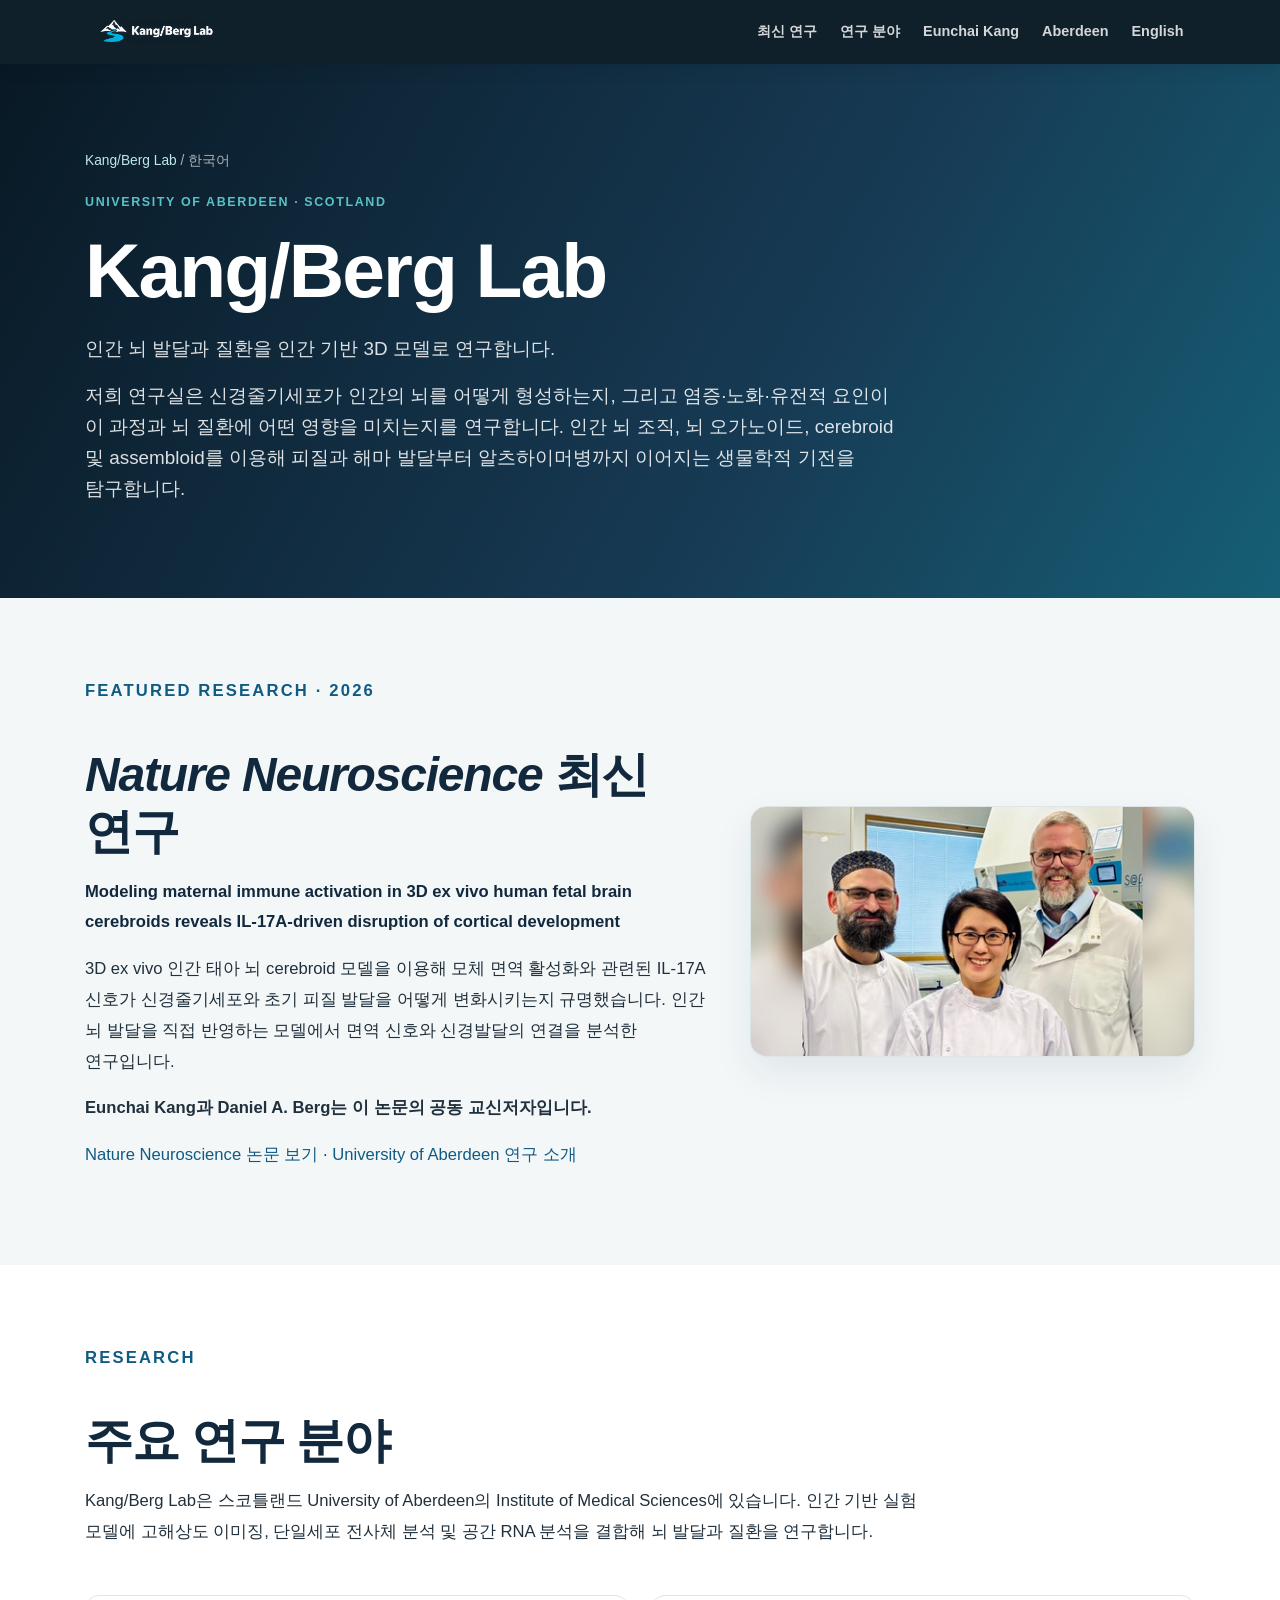
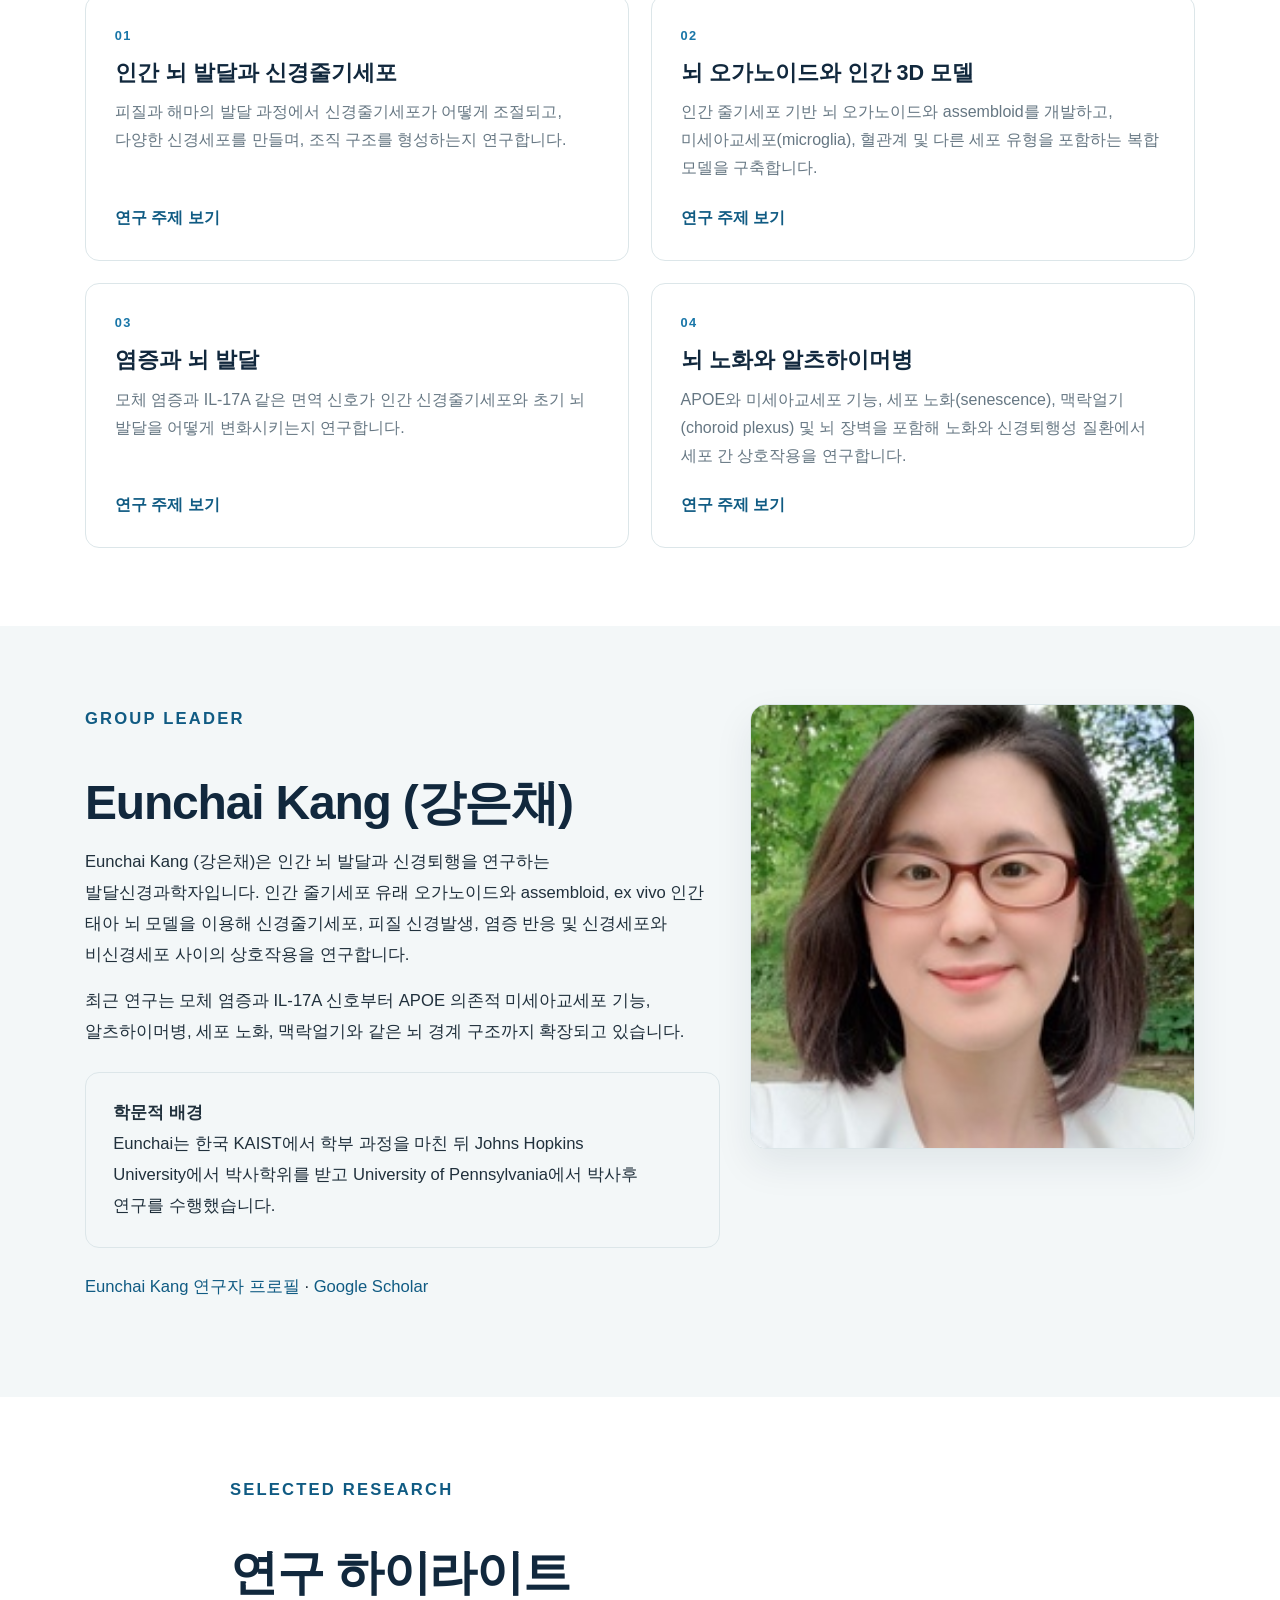
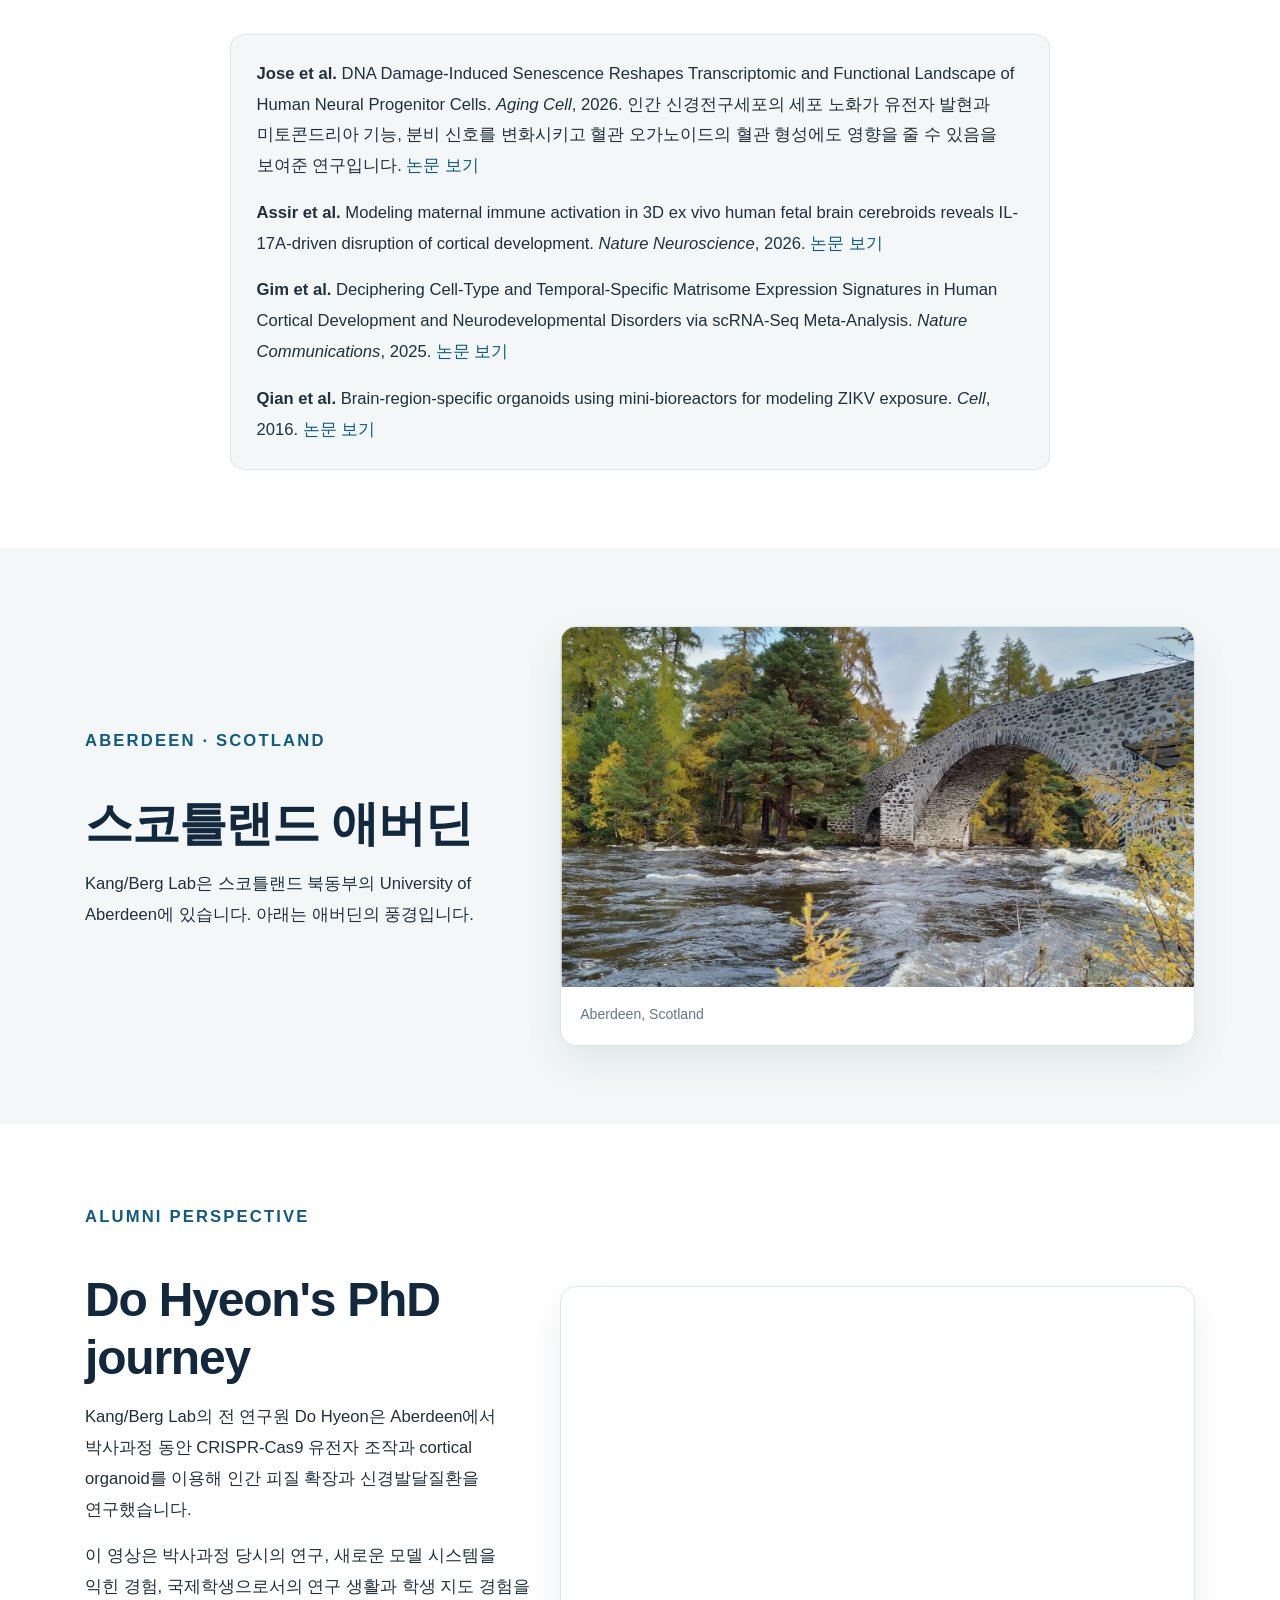
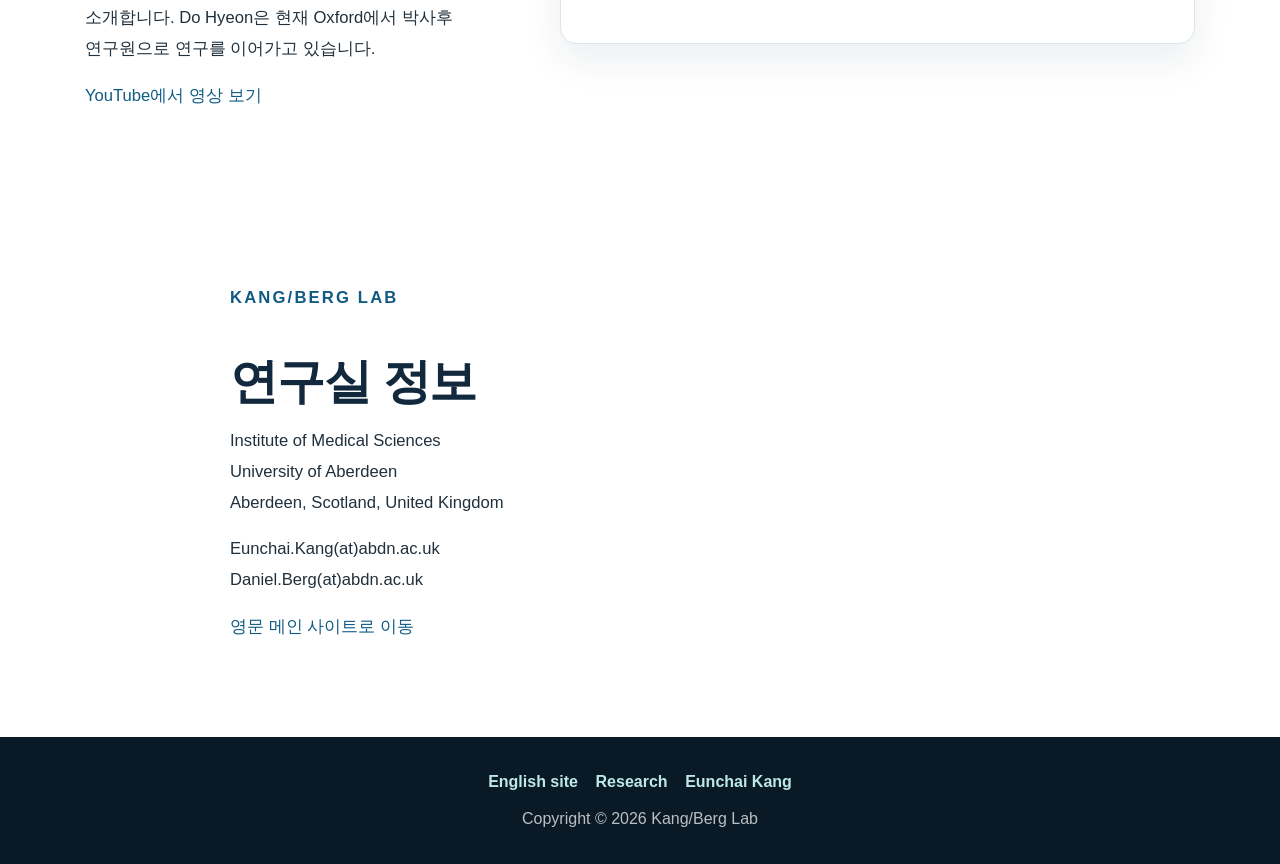
<file: ko/index.html>
<!DOCTYPE html>
<html lang="ko">
<head>
  <meta charset="utf-8">
  <meta name="viewport" content="width=device-width, initial-scale=1, shrink-to-fit=no">
  <meta name="description" content="Eunchai Kang (강은채)과 Daniel A. Berg가 이끄는 영국 University of Aberdeen의 Kang/Berg Lab은 인간 뇌 발달, 신경줄기세포, 뇌 오가노이드, 미세아교세포, 뇌 노화 및 알츠하이머병을 연구합니다.">
  <meta name="author" content="Kang/Berg Lab">
  <meta name="robots" content="index,follow,max-image-preview:large">
  <title>인간 뇌 오가노이드·신경과학 연구 | Kang/Berg Lab | University of Aberdeen</title>
  <link rel="canonical" href="https://kangberglab.com/ko/">
  <link rel="alternate" hreflang="ko-KR" href="https://kangberglab.com/ko/">
  <link rel="alternate" hreflang="en-GB" href="https://kangberglab.com/">
  <link rel="alternate" hreflang="x-default" href="https://kangberglab.com/">

  <meta property="og:type" content="website">
  <meta property="og:locale" content="ko_KR">
  <meta property="og:locale:alternate" content="en_GB">
  <meta property="og:title" content="Kang/Berg Lab | 인간 뇌 발달과 뇌 오가노이드 연구">
  <meta property="og:description" content="Eunchai Kang (강은채)과 Daniel A. Berg가 University of Aberdeen에서 이끄는 연구실로, 인간 뇌 발달, 신경줄기세포, 뇌 오가노이드, 신경면역 상호작용과 알츠하이머병을 연구합니다.">
  <meta property="og:url" content="https://kangberglab.com/ko/">
  <meta property="og:image" content="https://kangberglab.com/img/zebrabow2.png">
  <meta name="twitter:card" content="summary_large_image">

  <script type="application/ld+json">
  {
    "@context": "https://schema.org",
    "@type": "WebPage",
    "name": "Kang/Berg Lab - 한국어",
    "url": "https://kangberglab.com/ko/",
    "inLanguage": "ko-KR",
    "about": {
      "@type": "Organization",
      "name": "Kang/Berg Lab",
      "url": "https://kangberglab.com/",
      "parentOrganization": {
        "@type": "CollegeOrUniversity",
        "name": "University of Aberdeen",
        "url": "https://www.abdn.ac.uk/"
      },
      "member": [
        {"@type": "Person", "name": "Eunchai Kang", "alternateName": "강은채", "url": "https://kangberglab.com/eunchai-kang.html", "sameAs": ["https://www.abdn.ac.uk/people/eunchai.kang/", "https://scholar.google.co.uk/citations?user=ASl5lTgAAAAJ&hl=en", "https://orcid.org/0000-0001-6884-622X"]},
        {"@type": "Person", "name": "Daniel A. Berg", "url": "https://kangberglab.com/daniel-berg.html", "sameAs": ["https://www.abdn.ac.uk/people/daniel.berg", "https://orcid.org/0000-0001-9595-2052"]}
      ]
    }
  }
  </script>


  <link rel="icon" type="image/png" href="../img/logo2.png">
  <link href="../vendor/bootstrap/css/bootstrap.min.css" rel="stylesheet">
  <link href="../css/scrolling-nav.css" rel="stylesheet">
  <link href="../css/content-pages.css" rel="stylesheet">
  <style>
    body {
      font-family: -apple-system, BlinkMacSystemFont, "Segoe UI", "Noto Sans KR", Arial, sans-serif;
      word-break: keep-all;
    }
    .page-hero h1 { letter-spacing: -0.025em; }
    .korean-lead { max-width: 820px; }
    .topic-card p { line-height: 1.75; }
    .content-narrow p, .content-section li { line-height: 1.85; }
    .korea-note {
      background: var(--soft);
      border: 1px solid var(--line);
      border-radius: 14px;
      padding: 1.6rem 1.7rem;
    }
    .korea-note p:last-child { margin-bottom: 0; }
    .paper-title {
      color: var(--navy);
      font-size: 1.08rem;
      font-weight: 700;
      line-height: 1.55;
    }
    .scotland-image img {
      height: 360px;
      object-fit: cover;
      width: 100%;
    }
    @media (max-width: 767.98px) {
      .scotland-image img { height: 250px; }
    }
  </style>
</head>
<body>
  <nav class="navbar navbar-expand-lg navbar-dark fixed-top" id="mainNav">
    <div class="container">
      <a class="navbar-brand" href="./" aria-label="Kang/Berg Lab 한국어 페이지">
        <img class="navbar-logo-lockup" src="../img/navbar-logo.png" alt="Kang/Berg Lab">
      </a>
      <button class="navbar-toggler" type="button" data-toggle="collapse" data-target="#navbarResponsive"
        aria-controls="navbarResponsive" aria-expanded="false" aria-label="메뉴 열기">
        <span class="navbar-toggler-icon"></span>
      </button>
      <div class="collapse navbar-collapse" id="navbarResponsive">
        <ul class="navbar-nav ml-auto">
          <li class="nav-item"><a class="nav-link" href="#featured">최신 연구</a></li>
          <li class="nav-item"><a class="nav-link" href="#research">연구 분야</a></li>
          <li class="nav-item"><a class="nav-link" href="#eunchai">Eunchai Kang</a></li>
          <li class="nav-item"><a class="nav-link" href="#aberdeen">Aberdeen</a></li>
          <li class="nav-item"><a class="nav-link" href="../">English</a></li>
        </ul>
      </div>
    </div>
  </nav>

  <header class="page-hero">
    <div class="container">
      <p class="breadcrumb-mini"><a href="../">Kang/Berg Lab</a> / 한국어</p>
      <p class="eyebrow">University of Aberdeen · Scotland</p>
      <h1>Kang/Berg Lab</h1>
      <p class="page-lead korean-lead">인간 뇌 발달과 질환을 인간 기반 3D 모델로 연구합니다.</p>
      <p class="page-lead korean-lead">저희 연구실은 신경줄기세포가 인간의 뇌를 어떻게 형성하는지, 그리고 염증·노화·유전적 요인이 이 과정과 뇌 질환에 어떤 영향을 미치는지를 연구합니다. 인간 뇌 조직, 뇌 오가노이드, cerebroid 및 assembloid를 이용해 피질과 해마 발달부터 알츠하이머병까지 이어지는 생물학적 기전을 탐구합니다.</p>
    </div>
  </header>

  <main>
    <section id="featured" class="content-section bg-soft">
      <div class="container">
        <div class="row align-items-center">
          <div class="col-lg-7 content-narrow">
            <p class="eyebrow">Featured research · 2026</p>
            <h2><em>Nature Neuroscience</em> 최신 연구</h2>
            <p class="paper-title">Modeling maternal immune activation in 3D ex vivo human fetal brain cerebroids reveals IL-17A-driven disruption of cortical development</p>
            <p>3D ex vivo 인간 태아 뇌 cerebroid 모델을 이용해 모체 면역 활성화와 관련된 IL-17A 신호가 신경줄기세포와 초기 피질 발달을 어떻게 변화시키는지 규명했습니다. 인간 뇌 발달을 직접 반영하는 모델에서 면역 신호와 신경발달의 연결을 분석한 연구입니다.</p>
            <p><strong>Eunchai Kang과 Daniel A. Berg는 이 논문의 공동 교신저자입니다.</strong></p>
            <p><a href="https://www.nature.com/articles/s41593-026-02400-2" target="_blank" rel="noopener noreferrer">Nature Neuroscience 논문 보기</a> · <a href="https://www.abdn.ac.uk/news/26007/" target="_blank" rel="noopener noreferrer">University of Aberdeen 연구 소개</a></p>
          </div>
          <div class="col-lg-5 mt-4 mt-lg-0">
            <div class="figure-card">
              <img src="../img/Aberdeen_Cerebroid_Press_Release.jpg" alt="Kang/Berg Lab의 Nature Neuroscience cerebroid 연구" loading="lazy" decoding="async">
            </div>
          </div>
        </div>
      </div>
    </section>

    <section id="research" class="content-section">
      <div class="container">
        <div class="content-narrow">
          <p class="eyebrow">Research</p>
          <h2>주요 연구 분야</h2>
          <p>Kang/Berg Lab은 스코틀랜드 University of Aberdeen의 Institute of Medical Sciences에 있습니다. 인간 기반 실험 모델에 고해상도 이미징, 단일세포 전사체 분석 및 공간 RNA 분석을 결합해 뇌 발달과 질환을 연구합니다.</p>
        </div>

        <div class="topic-grid mt-5">
          <article class="topic-card">
            <span class="card-number">01</span>
            <h3>인간 뇌 발달과 신경줄기세포</h3>
            <p>피질과 해마의 발달 과정에서 신경줄기세포가 어떻게 조절되고, 다양한 신경세포를 만들며, 조직 구조를 형성하는지 연구합니다.</p>
            <a href="../neural-stem-cells-neurogenesis.html">연구 주제 보기</a>
          </article>
          <article class="topic-card">
            <span class="card-number">02</span>
            <h3>뇌 오가노이드와 인간 3D 모델</h3>
            <p>인간 줄기세포 기반 뇌 오가노이드와 assembloid를 개발하고, 미세아교세포(microglia), 혈관계 및 다른 세포 유형을 포함하는 복합 모델을 구축합니다.</p>
            <a href="../human-brain-organoids.html">연구 주제 보기</a>
          </article>
          <article class="topic-card">
            <span class="card-number">03</span>
            <h3>염증과 뇌 발달</h3>
            <p>모체 염증과 IL-17A 같은 면역 신호가 인간 신경줄기세포와 초기 뇌 발달을 어떻게 변화시키는지 연구합니다.</p>
            <a href="../maternal-inflammation-il17a.html">연구 주제 보기</a>
          </article>
          <article class="topic-card">
            <span class="card-number">04</span>
            <h3>뇌 노화와 알츠하이머병</h3>
            <p>APOE와 미세아교세포 기능, 세포 노화(senescence), 맥락얼기(choroid plexus) 및 뇌 장벽을 포함해 노화와 신경퇴행성 질환에서 세포 간 상호작용을 연구합니다.</p>
            <a href="../neurodegeneration-brain-ageing.html">연구 주제 보기</a>
          </article>
        </div>
      </div>
    </section>

    <section id="eunchai" class="content-section bg-soft">
      <div class="container">
        <div class="row align-items-start">
          <div class="col-lg-7 content-narrow">
            <p class="eyebrow">Group leader</p>
            <h2>Eunchai Kang (강은채)</h2>
            <p>Eunchai Kang (강은채)은 인간 뇌 발달과 신경퇴행을 연구하는 발달신경과학자입니다. 인간 줄기세포 유래 오가노이드와 assembloid, ex vivo 인간 태아 뇌 모델을 이용해 신경줄기세포, 피질 신경발생, 염증 반응 및 신경세포와 비신경세포 사이의 상호작용을 연구합니다.</p>
            <p>최근 연구는 모체 염증과 IL-17A 신호부터 APOE 의존적 미세아교세포 기능, 알츠하이머병, 세포 노화, 맥락얼기와 같은 뇌 경계 구조까지 확장되고 있습니다.</p>
            <div class="korea-note mt-4">
              <p><strong>학문적 배경</strong><br>Eunchai는 한국 KAIST에서 학부 과정을 마친 뒤 Johns Hopkins University에서 박사학위를 받고 University of Pennsylvania에서 박사후 연구를 수행했습니다.</p>
            </div>
            <p class="mt-4"><a href="../eunchai-kang.html">Eunchai Kang 연구자 프로필</a> · <a href="https://scholar.google.co.uk/citations?user=ASl5lTgAAAAJ&amp;hl=en" target="_blank" rel="noopener noreferrer">Google Scholar</a></p>
          </div>
          <div class="col-lg-5 mt-4 mt-lg-0">
            <div class="figure-card">
              <img src="../img/Picture_Eunchai.png" alt="Eunchai Kang 강은채" loading="lazy" decoding="async">
            </div>
          </div>
        </div>
      </div>
    </section>

    <section class="content-section">
      <div class="container content-narrow">
        <p class="eyebrow">Selected research</p>
        <h2>연구 하이라이트</h2>
        <div class="publication-callout">
          <p><strong>Jose et al.</strong> DNA Damage-Induced Senescence Reshapes Transcriptomic and Functional Landscape of Human Neural Progenitor Cells. <em>Aging Cell</em>, 2026. 인간 신경전구세포의 세포 노화가 유전자 발현과 미토콘드리아 기능, 분비 신호를 변화시키고 혈관 오가노이드의 혈관 형성에도 영향을 줄 수 있음을 보여준 연구입니다. <a href="https://doi.org/10.1111/acel.70838" target="_blank" rel="noopener noreferrer">논문 보기</a></p>
          <p><strong>Assir et al.</strong> Modeling maternal immune activation in 3D ex vivo human fetal brain cerebroids reveals IL-17A-driven disruption of cortical development. <em>Nature Neuroscience</em>, 2026. <a href="https://www.nature.com/articles/s41593-026-02400-2" target="_blank" rel="noopener noreferrer">논문 보기</a></p>
          <p><strong>Gim et al.</strong> Deciphering Cell-Type and Temporal-Specific Matrisome Expression Signatures in Human Cortical Development and Neurodevelopmental Disorders via scRNA-Seq Meta-Analysis. <em>Nature Communications</em>, 2025. <a href="https://www.nature.com/articles/s41467-025-64381-3" target="_blank" rel="noopener noreferrer">논문 보기</a></p>
          <p><strong>Qian et al.</strong> Brain-region-specific organoids using mini-bioreactors for modeling ZIKV exposure. <em>Cell</em>, 2016. <a href="https://www.sciencedirect.com/science/article/pii/S0092867416304676" target="_blank" rel="noopener noreferrer">논문 보기</a></p>
        </div>
      </div>
    </section>

    <section id="aberdeen" class="content-section bg-soft">
      <div class="container">
        <div class="row align-items-center">
          <div class="col-lg-5 content-narrow">
            <p class="eyebrow">Aberdeen · Scotland</p>
            <h2>스코틀랜드 애버딘</h2>
            <p>Kang/Berg Lab은 스코틀랜드 북동부의 University of Aberdeen에 있습니다. 아래는 애버딘의 풍경입니다.</p>
          </div>
          <div class="col-lg-7 mt-4 mt-lg-0">
            <div class="figure-card scotland-image">
              <img src="../img/RiverAberdeen.webp" alt="스코틀랜드 애버딘의 강 풍경" loading="lazy" decoding="async">
              <p class="figure-caption">Aberdeen, Scotland</p>
            </div>
          </div>
        </div>
      </div>
    </section>

    <section id="alumni" class="content-section">
      <div class="container">
        <div class="row align-items-center">
          <div class="col-lg-5 content-narrow">
            <p class="eyebrow">Alumni perspective</p>
            <h2>Do Hyeon's PhD journey</h2>
            <p>Kang/Berg Lab의 전 연구원 Do Hyeon은 Aberdeen에서 박사과정 동안 CRISPR-Cas9 유전자 조작과 cortical organoid를 이용해 인간 피질 확장과 신경발달질환을 연구했습니다.</p>
            <p>이 영상은 박사과정 당시의 연구, 새로운 모델 시스템을 익힌 경험, 국제학생으로서의 연구 생활과 학생 지도 경험을 소개합니다. Do Hyeon은 현재 Oxford에서 박사후 연구원으로 연구를 이어가고 있습니다.</p>
            <p><a href="https://www.youtube.com/watch?v=307lUZ7zwNw&amp;t=8s" target="_blank" rel="noopener noreferrer">YouTube에서 영상 보기</a></p>
          </div>
          <div class="col-lg-7 mt-4 mt-lg-0">
            <div class="figure-card">
              <div class="embed-responsive embed-responsive-16by9">
                <iframe class="embed-responsive-item" src="https://www.youtube-nocookie.com/embed/307lUZ7zwNw?start=8" title="Do Hyeon's PhD journey at the Institute of Medical Sciences" loading="lazy" allow="accelerometer; autoplay; clipboard-write; encrypted-media; gyroscope; picture-in-picture; web-share" allowfullscreen></iframe>
              </div>
            </div>
          </div>
        </div>
      </div>
    </section>

    <section id="contact" class="content-section">
      <div class="container content-narrow">
        <p class="eyebrow">Kang/Berg Lab</p>
        <h2>연구실 정보</h2>
        <p>Institute of Medical Sciences<br>University of Aberdeen<br>Aberdeen, Scotland, United Kingdom</p>
        <p>Eunchai.Kang(at)abdn.ac.uk<br>Daniel.Berg(at)abdn.ac.uk</p>
        <p><a href="../">영문 메인 사이트로 이동</a></p>
      </div>
    </section>
  </main>

  <footer>
    <div class="container">
      <p class="page-footer-links"><a href="../">English site</a><a href="../research.html">Research</a><a href="../eunchai-kang.html">Eunchai Kang</a></p>
      <p>Copyright &copy; <span id="copyright-year">2026</span> Kang/Berg Lab</p>
    </div>
  </footer>

  <script src="../vendor/jquery/jquery.min.js"></script>
  <script src="../vendor/bootstrap/js/bootstrap.bundle.min.js"></script>
  <script>document.getElementById('copyright-year').textContent = new Date().getFullYear();</script>
</body>
</html>
</file>
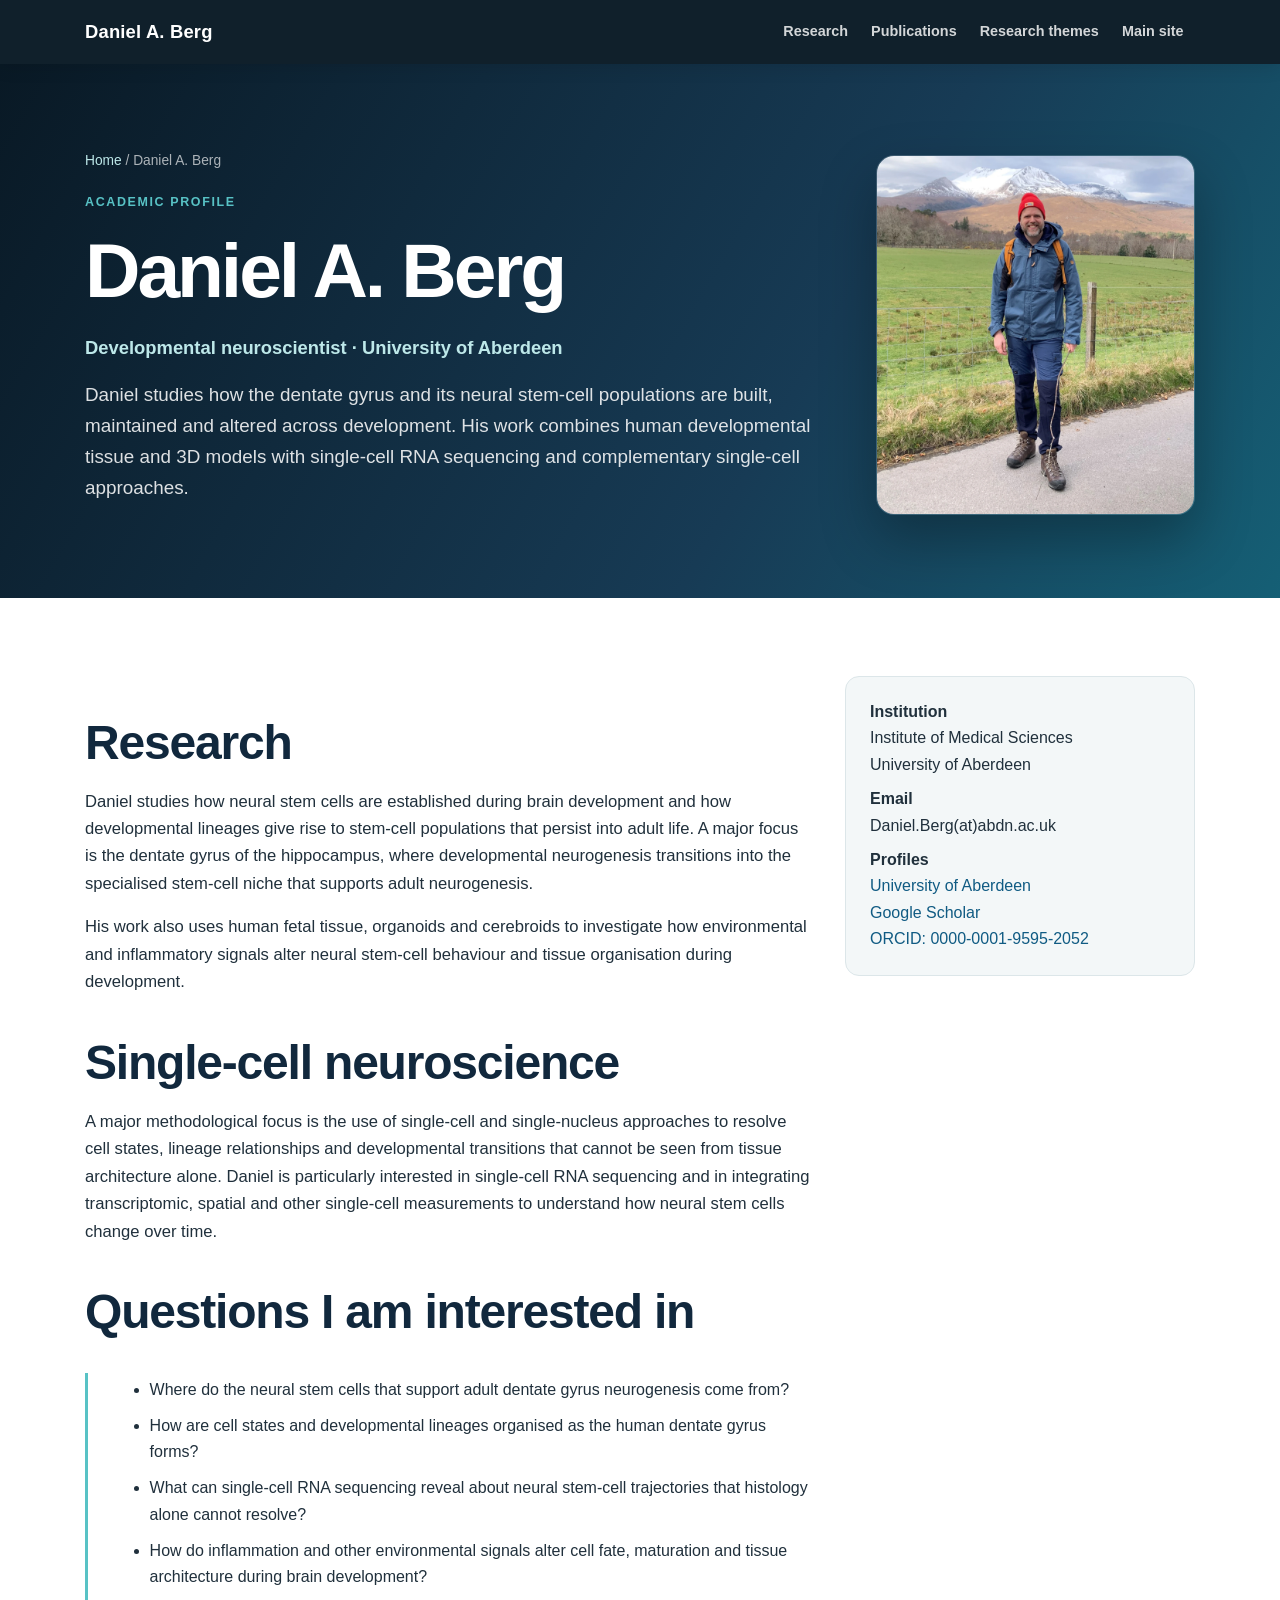
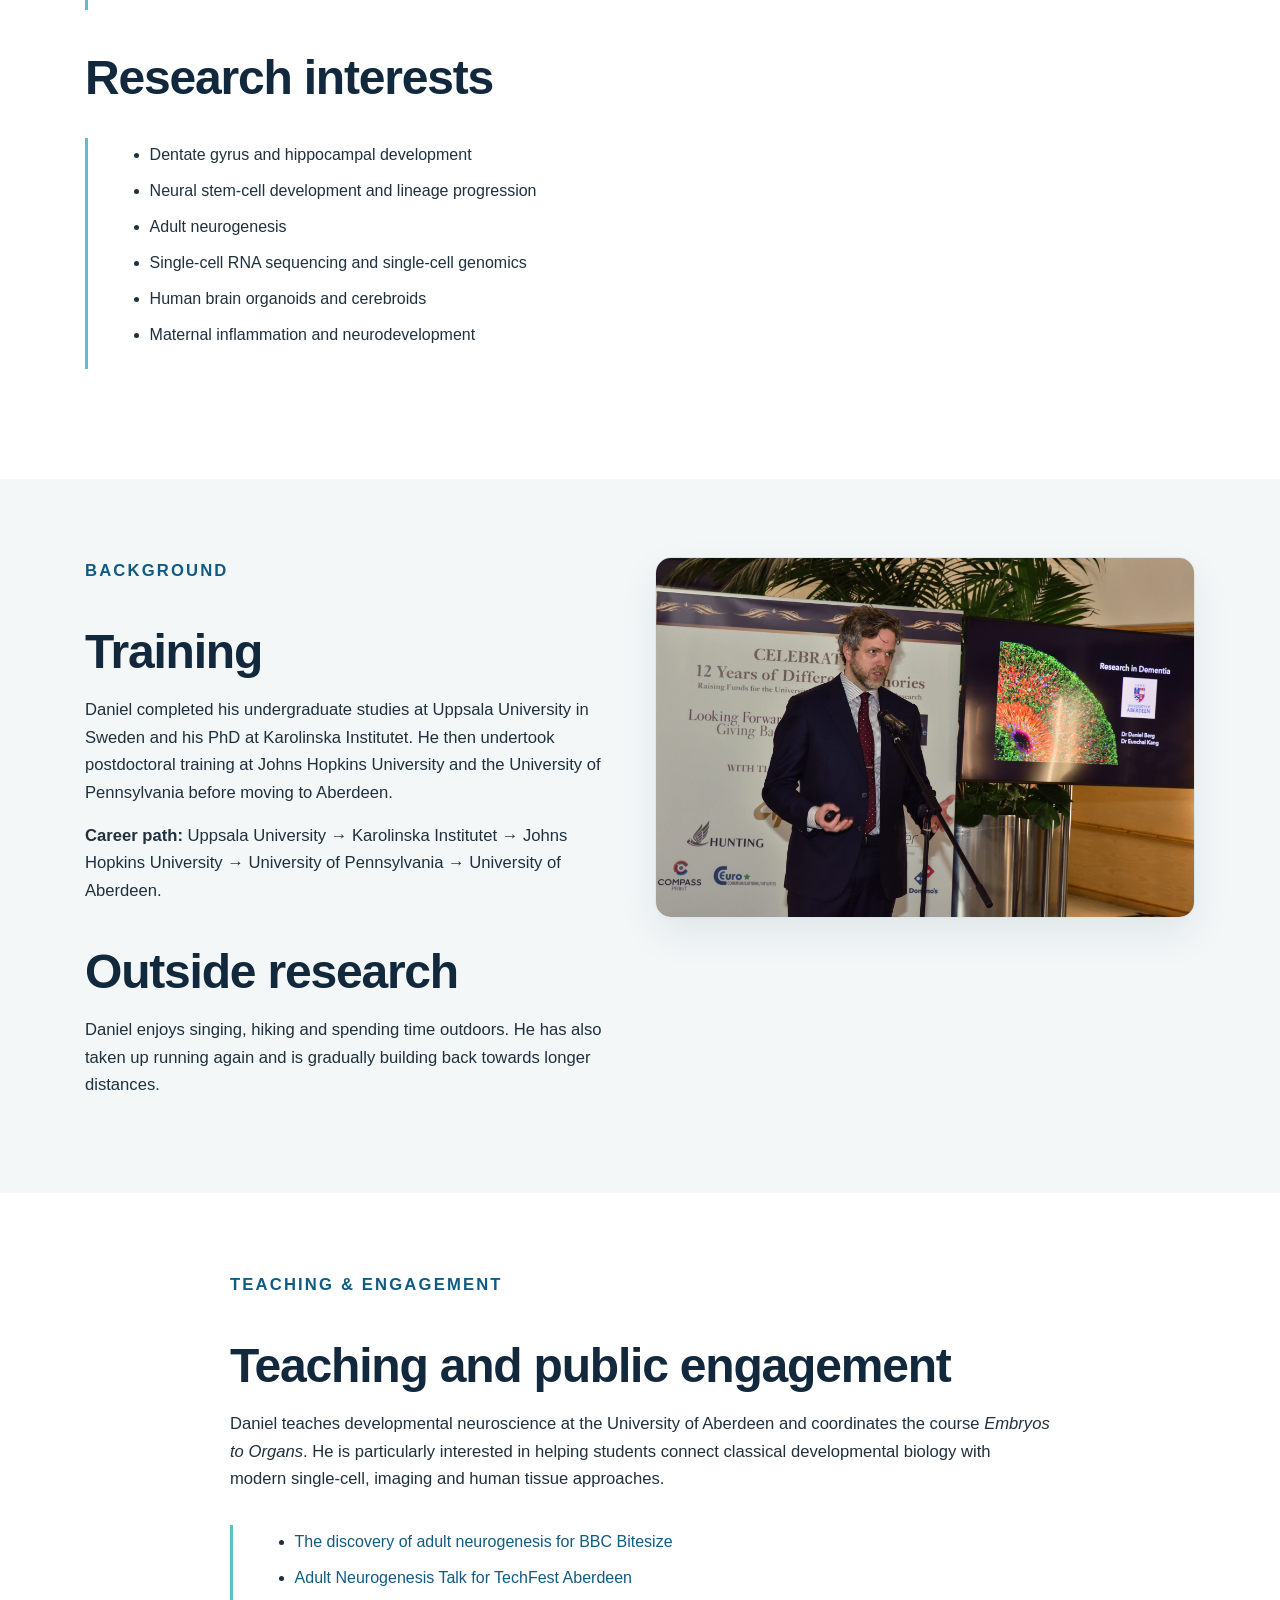
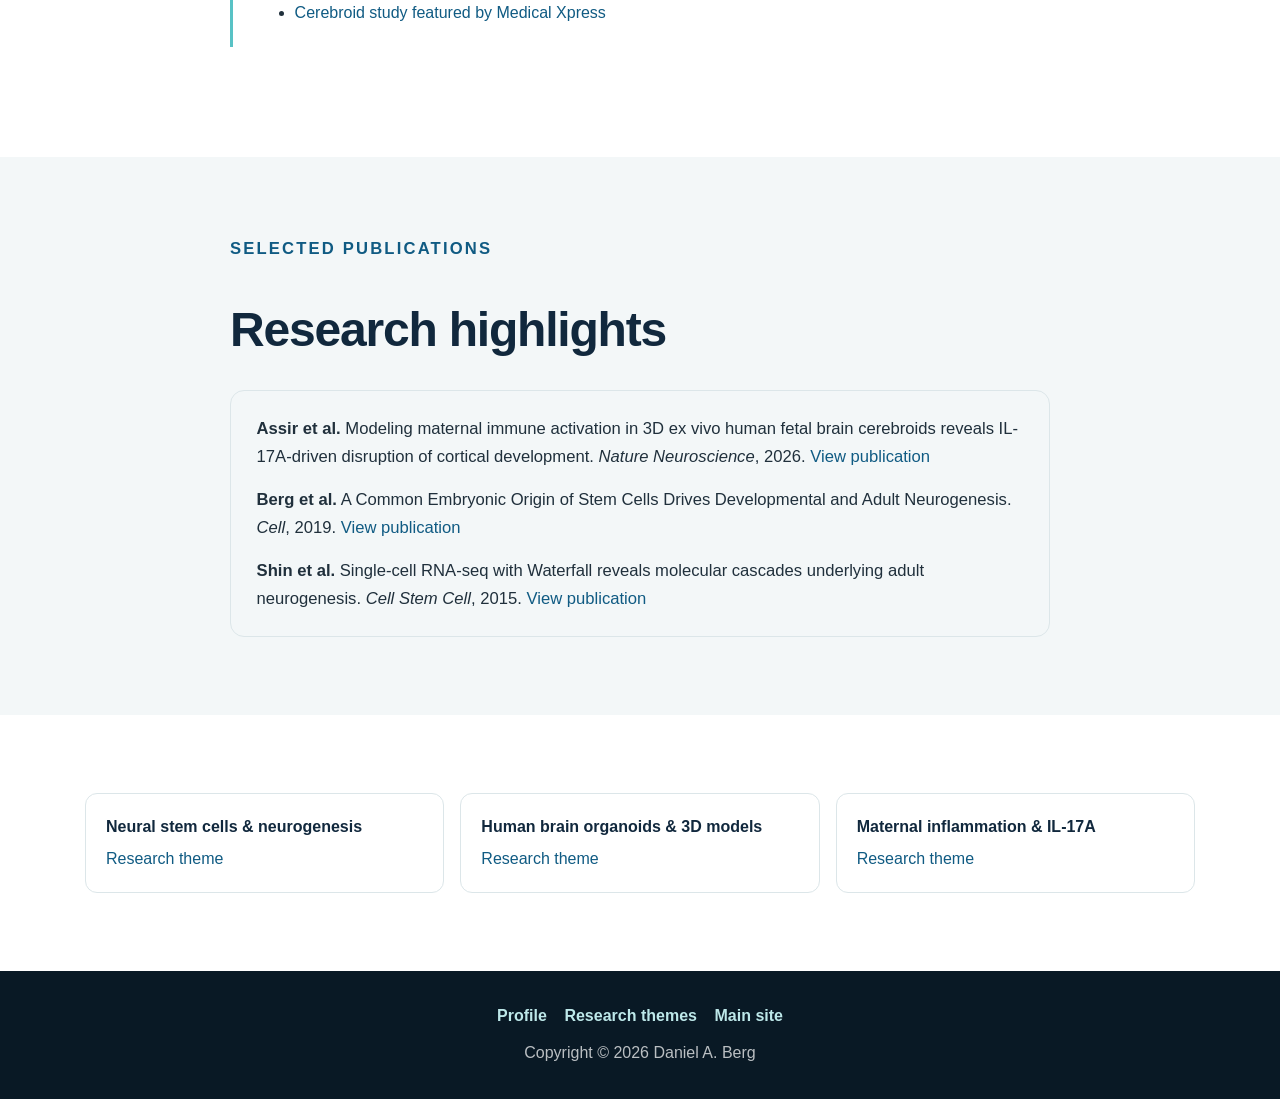
<file: daniel-berg.html>
<!DOCTYPE html>
<html lang="en">
<head>
  <meta charset="utf-8">
  <meta name="viewport" content="width=device-width, initial-scale=1, shrink-to-fit=no">
  <meta name="description" content="Daniel A. Berg is a developmental neuroscientist at the University of Aberdeen studying dentate gyrus development, neural stem cells, adult neurogenesis and single-cell RNA sequencing.">
  <meta name="author" content="Daniel A. Berg">
  <title>Daniel A. Berg | Dentate Gyrus &amp; Single-Cell Neuroscience | University of Aberdeen</title>
  <link rel="canonical" href="https://kangberglab.com/daniel-berg.html">
  <meta property="og:type" content="profile">
  <meta property="og:title" content="Daniel A. Berg | Dentate Gyrus &amp; Single-Cell Neuroscience">
  <meta property="og:description" content="Developmental neuroscientist studying dentate gyrus development, neural stem cells, adult neurogenesis and single-cell RNA sequencing at the University of Aberdeen.">
  <meta property="og:url" content="https://kangberglab.com/daniel-berg.html">
  <meta property="og:image" content="https://kangberglab.com/img/tom.webp">
  <meta name="twitter:card" content="summary_large_image">
  <script type="application/ld+json">{"@context":"https://schema.org","@type":"Person","name":"Daniel A. Berg","url":"https://kangberglab.com/daniel-berg.html","image":"https://kangberglab.com/img/tom.webp","jobTitle":"Group Leader","affiliation":{"@type":"CollegeOrUniversity","name":"University of Aberdeen","url":"https://www.abdn.ac.uk/"},"alumniOf":[{"@type":"CollegeOrUniversity","name":"Uppsala University"},{"@type":"CollegeOrUniversity","name":"Karolinska Institutet"},{"@type":"CollegeOrUniversity","name":"Johns Hopkins University"},{"@type":"CollegeOrUniversity","name":"University of Pennsylvania"}],"sameAs":["https://www.abdn.ac.uk/people/daniel.berg","https://scholar.google.co.uk/citations?user=cl3DXtoAAAAJ&hl=en&oi=ao","https://orcid.org/0000-0001-9595-2052"],"knowsAbout":["developmental neuroscience","dentate gyrus development","neural stem cells","adult neurogenesis","single-cell RNA sequencing","single-cell genomics","human brain organoids"]}</script>
  <link rel="icon" type="image/png" href="./img/logo2.png">
  <link href="vendor/bootstrap/css/bootstrap.min.css" rel="stylesheet">
  <link href="css/scrolling-nav.css" rel="stylesheet">
  <link href="css/content-pages.css" rel="stylesheet">
</head>
<body>
<nav class="navbar navbar-expand-lg navbar-dark fixed-top" id="mainNav"><div class="container"><a class="navbar-brand" href="daniel-berg.html" aria-label="Daniel A. Berg home">Daniel A. Berg</a><button class="navbar-toggler" type="button" data-toggle="collapse" data-target="#navbarResponsive" aria-controls="navbarResponsive" aria-expanded="false" aria-label="Toggle navigation"><span class="navbar-toggler-icon"></span></button><div class="collapse navbar-collapse" id="navbarResponsive"><ul class="navbar-nav ml-auto"><li class="nav-item"><a class="nav-link" href="#research-profile">Research</a></li><li class="nav-item"><a class="nav-link" href="#publications">Publications</a></li><li class="nav-item"><a class="nav-link" href="research.html">Research themes</a></li><li class="nav-item"><a class="nav-link" href="./">Main site</a></li></ul></div></div></nav>
<header class="page-hero"><div class="container"><div class="profile-hero-grid"><div><p class="breadcrumb-mini"><a href="./">Home</a> / Daniel A. Berg</p><p class="eyebrow">Academic profile</p><h1>Daniel A. Berg</h1><p class="profile-role">Developmental neuroscientist · University of Aberdeen</p><p class="page-lead">Daniel studies how the dentate gyrus and its neural stem-cell populations are built, maintained and altered across development. His work combines human developmental tissue and 3D models with single-cell RNA sequencing and complementary single-cell approaches.</p></div><img class="profile-photo" src="./img/tom.webp" alt="Daniel A. Berg hiking" decoding="async"></div></div></header>
<main>
<section id="research-profile" class="content-section"><div class="container"><div class="row"><div class="col-lg-8 content-narrow"><h2>Research</h2><p>Daniel studies how neural stem cells are established during brain development and how developmental lineages give rise to stem-cell populations that persist into adult life. A major focus is the dentate gyrus of the hippocampus, where developmental neurogenesis transitions into the specialised stem-cell niche that supports adult neurogenesis.</p><p>His work also uses human fetal tissue, organoids and cerebroids to investigate how environmental and inflammatory signals alter neural stem-cell behaviour and tissue organisation during development.</p>
<h2>Single-cell neuroscience</h2><p>A major methodological focus is the use of single-cell and single-nucleus approaches to resolve cell states, lineage relationships and developmental transitions that cannot be seen from tissue architecture alone. Daniel is particularly interested in single-cell RNA sequencing and in integrating transcriptomic, spatial and other single-cell measurements to understand how neural stem cells change over time.</p>
<h2>Questions I am interested in</h2><div class="key-points"><ul><li>Where do the neural stem cells that support adult dentate gyrus neurogenesis come from?</li><li>How are cell states and developmental lineages organised as the human dentate gyrus forms?</li><li>What can single-cell RNA sequencing reveal about neural stem-cell trajectories that histology alone cannot resolve?</li><li>How do inflammation and other environmental signals alter cell fate, maturation and tissue architecture during brain development?</li></ul></div>
<h2>Research interests</h2><div class="key-points"><ul><li>Dentate gyrus and hippocampal development</li><li>Neural stem-cell development and lineage progression</li><li>Adult neurogenesis</li><li>Single-cell RNA sequencing and single-cell genomics</li><li>Human brain organoids and cerebroids</li><li>Maternal inflammation and neurodevelopment</li></ul></div></div><div class="col-lg-4 mt-4 mt-lg-0"><div class="profile-meta"><p><strong>Institution</strong><br>Institute of Medical Sciences<br>University of Aberdeen</p><p><strong>Email</strong><br>Daniel.Berg(at)abdn.ac.uk</p><p><strong>Profiles</strong><br><a href="https://www.abdn.ac.uk/people/daniel.berg" target="_blank" rel="noopener noreferrer">University of Aberdeen</a><br><a href="https://scholar.google.co.uk/citations?user=cl3DXtoAAAAJ&amp;hl=en&amp;oi=ao" target="_blank" rel="noopener noreferrer">Google Scholar</a><br><a href="https://orcid.org/0000-0001-9595-2052" target="_blank" rel="noopener noreferrer">ORCID: 0000-0001-9595-2052</a></p></div></div></div></div></section>
<section class="content-section bg-soft"><div class="container"><div class="row align-items-start"><div class="col-lg-6 content-narrow"><p class="eyebrow">Background</p><h2>Training</h2><p>Daniel completed his undergraduate studies at Uppsala University in Sweden and his PhD at Karolinska Institutet. He then undertook postdoctoral training at Johns Hopkins University and the University of Pennsylvania before moving to Aberdeen.</p><p><strong>Career path:</strong> Uppsala University → Karolinska Institutet → Johns Hopkins University → University of Pennsylvania → University of Aberdeen.</p><h2>Outside research</h2><p>Daniel enjoys singing, hiking and spending time outdoors. He has also taken up running again and is gradually building back towards longer distances.</p></div><div class="col-lg-6 mt-4 mt-lg-0"><div class="figure-card"><img src="./img/56460.webp" alt="Daniel Berg with research colleagues" loading="lazy" decoding="async"></div></div></div></div></section>
<section class="content-section"><div class="container content-narrow"><p class="eyebrow">Teaching &amp; engagement</p><h2>Teaching and public engagement</h2><p>Daniel teaches developmental neuroscience at the University of Aberdeen and coordinates the course <em>Embryos to Organs</em>. He is particularly interested in helping students connect classical developmental biology with modern single-cell, imaging and human tissue approaches.</p><div class="key-points"><ul><li><a href="https://www.bbc.co.uk/bitesize/articles/z2t3ydm" target="_blank" rel="noopener noreferrer">The discovery of adult neurogenesis for BBC Bitesize</a></li><li><a href="https://www.youtube.com/watch?v=ShIjh6pAIgk" target="_blank" rel="noopener noreferrer">Adult Neurogenesis Talk for TechFest Aberdeen</a></li><li><a href="https://medicalxpress.com/news/2026-09-cerebroid-hints-maternal-inflammation-fetal.html" target="_blank" rel="noopener noreferrer">Cerebroid study featured by Medical Xpress</a></li></ul></div></div></section>
<section id="publications" class="content-section bg-soft"><div class="container content-narrow"><p class="eyebrow">Selected publications</p><h2>Research highlights</h2><div class="publication-callout"><p><strong>Assir et al.</strong> Modeling maternal immune activation in 3D ex vivo human fetal brain cerebroids reveals IL-17A-driven disruption of cortical development. <em>Nature Neuroscience</em>, 2026. <a href="https://www.nature.com/articles/s41593-026-02400-2" target="_blank" rel="noopener noreferrer">View publication</a></p><p><strong>Berg et al.</strong> A Common Embryonic Origin of Stem Cells Drives Developmental and Adult Neurogenesis. <em>Cell</em>, 2019. <a href="https://www.sciencedirect.com/science/article/pii/S009286741930159X" target="_blank" rel="noopener noreferrer">View publication</a></p><p><strong>Shin et al.</strong> Single-cell RNA-seq with Waterfall reveals molecular cascades underlying adult neurogenesis. <em>Cell Stem Cell</em>, 2015. <a href="https://www.sciencedirect.com/science/article/pii/S1934590915003124" target="_blank" rel="noopener noreferrer">View publication</a></p></div></div></section>
<section class="content-section"><div class="container"><div class="related-links"><div class="related-link"><strong>Neural stem cells &amp; neurogenesis</strong><a href="neural-stem-cells-neurogenesis.html">Research theme</a></div><div class="related-link"><strong>Human brain organoids &amp; 3D models</strong><a href="human-brain-organoids.html">Research theme</a></div><div class="related-link"><strong>Maternal inflammation &amp; IL-17A</strong><a href="maternal-inflammation-il17a.html">Research theme</a></div></div></div></section>
</main>
<footer><div class="container"><p class="page-footer-links"><a href="daniel-berg.html">Profile</a><a href="research.html">Research themes</a><a href="./">Main site</a></p><p>Copyright &copy; <span id="copyright-year">2026</span> Daniel A. Berg</p></div></footer>
<script src="vendor/jquery/jquery.min.js"></script><script src="vendor/bootstrap/js/bootstrap.bundle.min.js"></script><script>document.getElementById('copyright-year').textContent=new Date().getFullYear();</script>
</body>
</html>
</file>
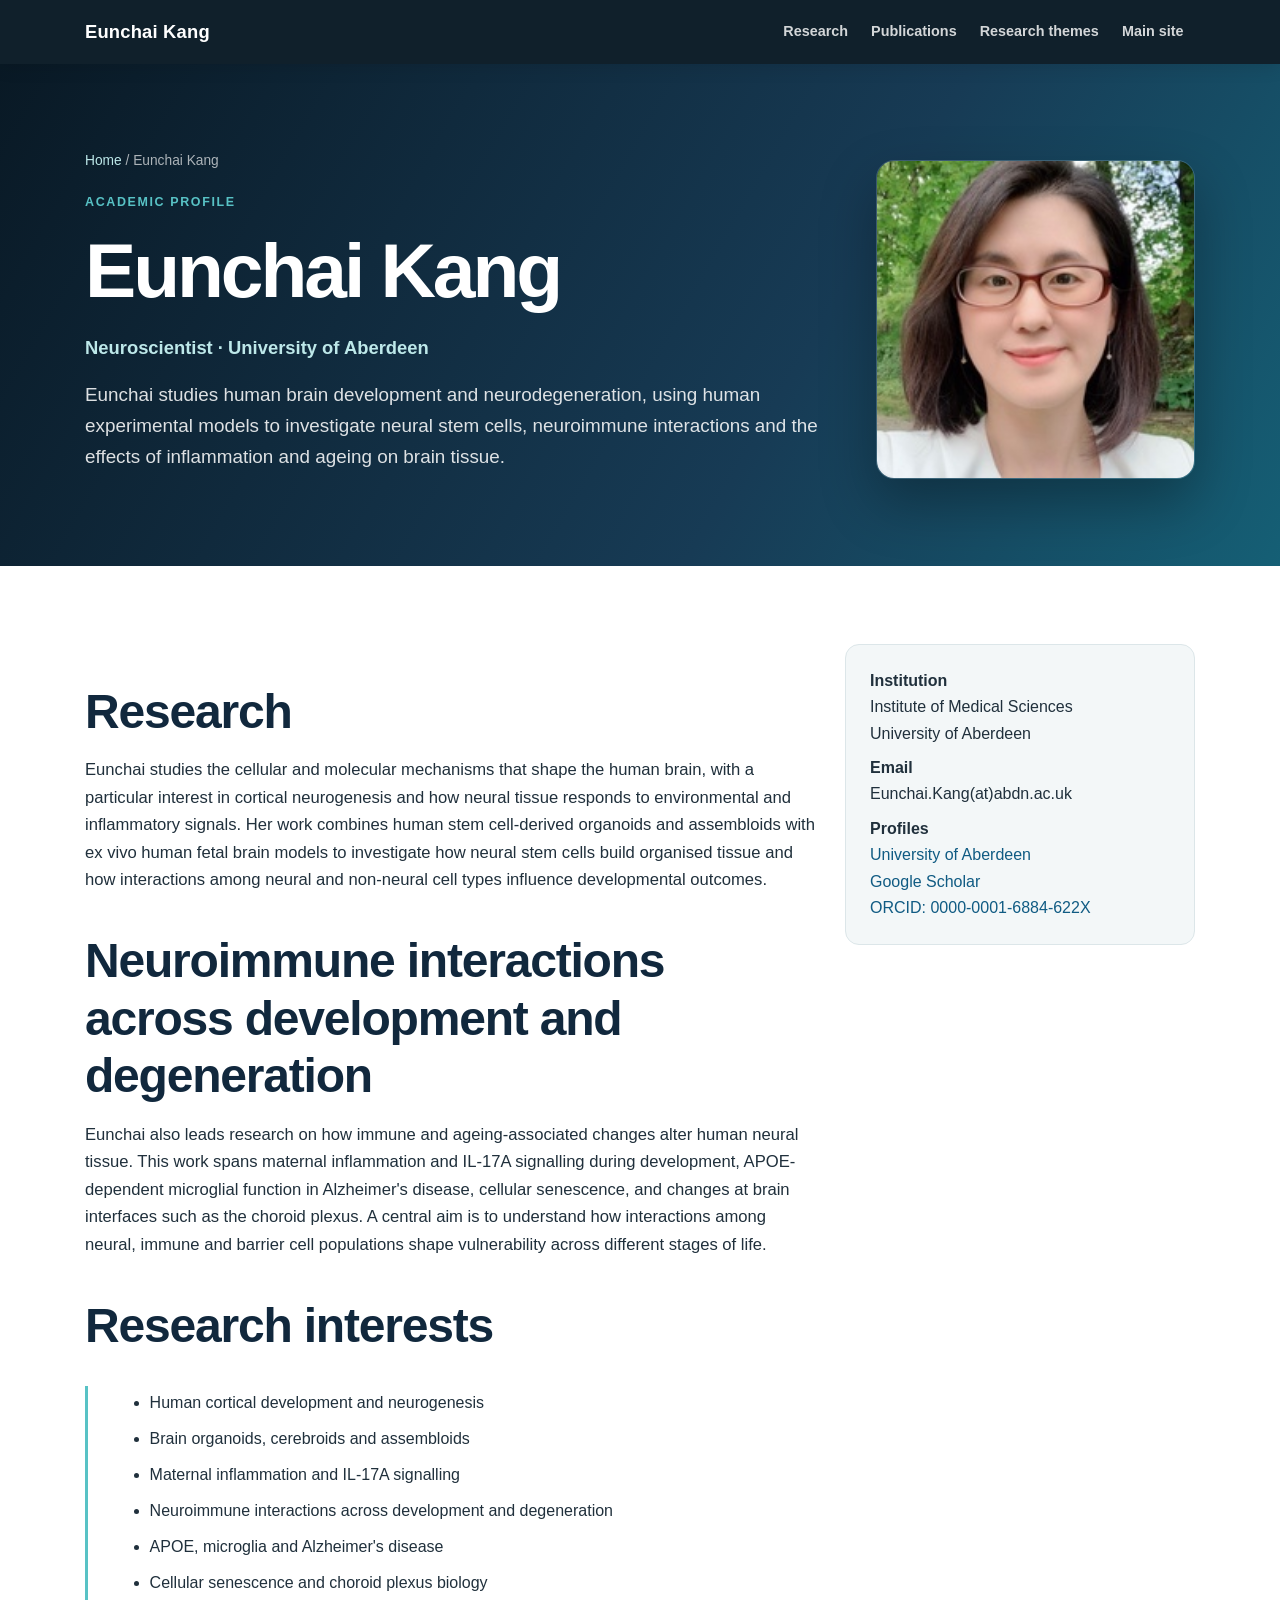
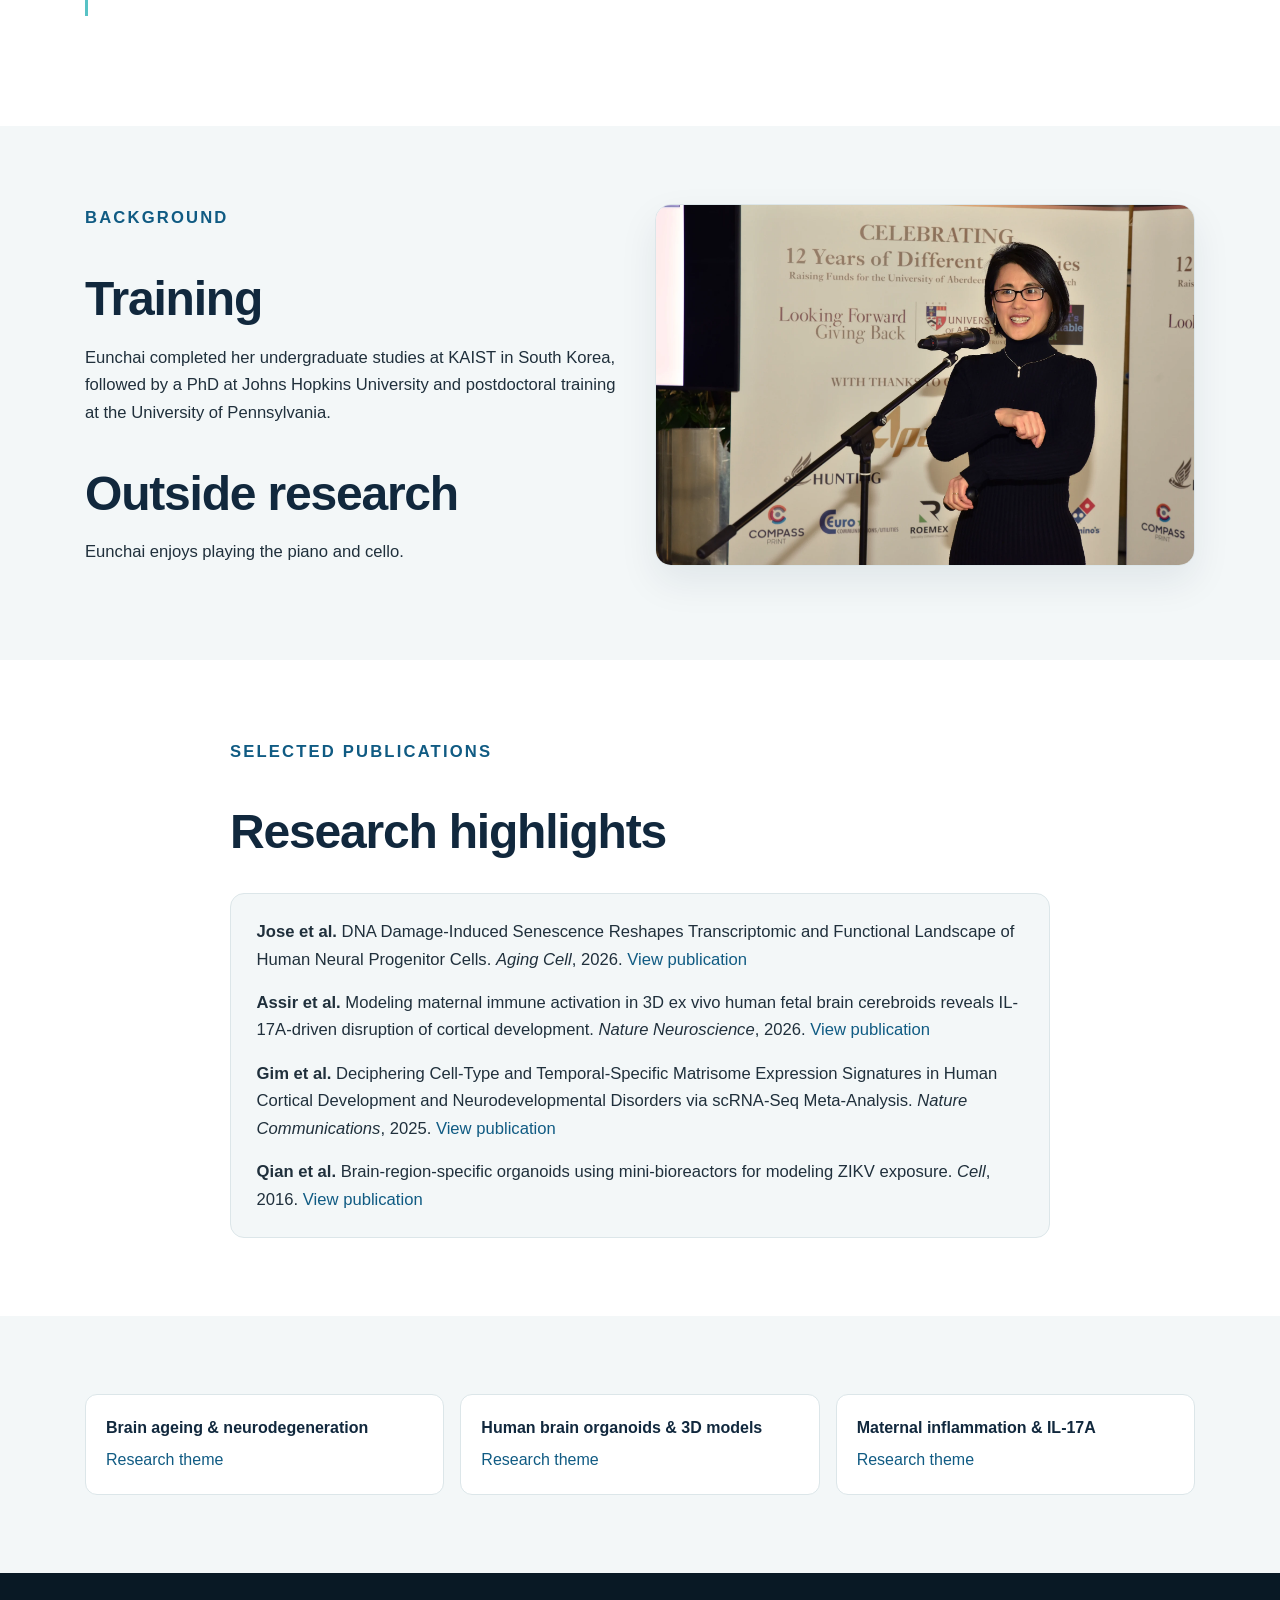
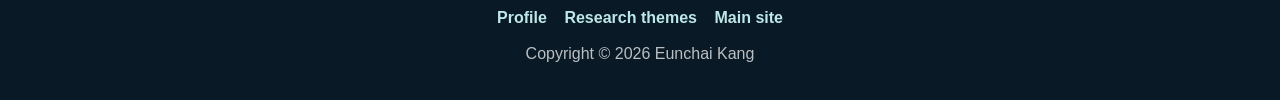
<file: eunchai-kang.html>
<!DOCTYPE html>
<html lang="en">
<head>
  <meta charset="utf-8">
  <meta name="viewport" content="width=device-width, initial-scale=1, shrink-to-fit=no">
  <meta name="description" content="Eunchai Kang is a neuroscientist at the University of Aberdeen studying human brain development, neuroimmune interactions, brain ageing and neurodegeneration using human experimental models.">
  <meta name="author" content="Eunchai Kang">
  <title>Eunchai Kang | Brain Development &amp; Neurodegeneration | University of Aberdeen</title>
  <link rel="canonical" href="https://kangberglab.com/eunchai-kang.html">
  <meta property="og:type" content="profile">
  <meta property="og:title" content="Eunchai Kang | Brain Development &amp; Neurodegeneration">
  <meta property="og:description" content="Neuroscientist studying human brain development, neuroimmune interactions, brain ageing and neurodegeneration at the University of Aberdeen.">
  <meta property="og:url" content="https://kangberglab.com/eunchai-kang.html">
  <meta property="og:image" content="https://kangberglab.com/img/Picture_Eunchai.png">
  <meta name="twitter:card" content="summary">
  <script type="application/ld+json">{"@context":"https://schema.org","@type":"Person","name":"Eunchai Kang","alternateName":"강은채","url":"https://kangberglab.com/eunchai-kang.html","image":"https://kangberglab.com/img/Picture_Eunchai.png","jobTitle":"Group Leader","affiliation":{"@type":"CollegeOrUniversity","name":"University of Aberdeen","url":"https://www.abdn.ac.uk/"},"alumniOf":[{"@type":"CollegeOrUniversity","name":"KAIST"},{"@type":"CollegeOrUniversity","name":"Johns Hopkins University"},{"@type":"CollegeOrUniversity","name":"University of Pennsylvania"}],"sameAs":["https://www.abdn.ac.uk/people/eunchai.kang/","https://scholar.google.co.uk/citations?user=ASl5lTgAAAAJ&hl=en","https://orcid.org/0000-0001-6884-622X"],"knowsAbout":["developmental neuroscience","cortical development","neurogenesis","human brain organoids","maternal inflammation","neuroimmune interactions","brain ageing","Alzheimer's disease","APOE","microglia","cellular senescence","choroid plexus"]}</script>
  <link rel="icon" type="image/png" href="./img/logo2.png">
  <link href="vendor/bootstrap/css/bootstrap.min.css" rel="stylesheet">
  <link href="css/scrolling-nav.css" rel="stylesheet">
  <link href="css/content-pages.css" rel="stylesheet">
</head>
<body>
<nav class="navbar navbar-expand-lg navbar-dark fixed-top" id="mainNav"><div class="container"><a class="navbar-brand" href="eunchai-kang.html" aria-label="Eunchai Kang home">Eunchai Kang</a><button class="navbar-toggler" type="button" data-toggle="collapse" data-target="#navbarResponsive" aria-controls="navbarResponsive" aria-expanded="false" aria-label="Toggle navigation"><span class="navbar-toggler-icon"></span></button><div class="collapse navbar-collapse" id="navbarResponsive"><ul class="navbar-nav ml-auto"><li class="nav-item"><a class="nav-link" href="#research-profile">Research</a></li><li class="nav-item"><a class="nav-link" href="#publications">Publications</a></li><li class="nav-item"><a class="nav-link" href="research.html">Research themes</a></li><li class="nav-item"><a class="nav-link" href="./">Main site</a></li></ul></div></div></nav>
<header class="page-hero"><div class="container"><div class="profile-hero-grid"><div><p class="breadcrumb-mini"><a href="./">Home</a> / Eunchai Kang</p><p class="eyebrow">Academic profile</p><h1>Eunchai Kang</h1><p class="profile-role">Neuroscientist · University of Aberdeen</p><p class="page-lead">Eunchai studies human brain development and neurodegeneration, using human experimental models to investigate neural stem cells, neuroimmune interactions and the effects of inflammation and ageing on brain tissue.</p></div><img class="profile-photo" src="./img/Picture_Eunchai.png" alt="Eunchai Kang" decoding="async"></div></div></header>
<main>
<section id="research-profile" class="content-section"><div class="container"><div class="row"><div class="col-lg-8 content-narrow"><h2>Research</h2><p>Eunchai studies the cellular and molecular mechanisms that shape the human brain, with a particular interest in cortical neurogenesis and how neural tissue responds to environmental and inflammatory signals. Her work combines human stem cell-derived organoids and assembloids with ex vivo human fetal brain models to investigate how neural stem cells build organised tissue and how interactions among neural and non-neural cell types influence developmental outcomes.</p><h2>Neuroimmune interactions across development and degeneration</h2><p>Eunchai also leads research on how immune and ageing-associated changes alter human neural tissue. This work spans maternal inflammation and IL-17A signalling during development, APOE-dependent microglial function in Alzheimer's disease, cellular senescence, and changes at brain interfaces such as the choroid plexus. A central aim is to understand how interactions among neural, immune and barrier cell populations shape vulnerability across different stages of life.</p><h2>Research interests</h2><div class="key-points"><ul><li>Human cortical development and neurogenesis</li><li>Brain organoids, cerebroids and assembloids</li><li>Maternal inflammation and IL-17A signalling</li><li>Neuroimmune interactions across development and degeneration</li><li>APOE, microglia and Alzheimer's disease</li><li>Cellular senescence and choroid plexus biology</li></ul></div></div><div class="col-lg-4 mt-4 mt-lg-0"><div class="profile-meta"><p><strong>Institution</strong><br>Institute of Medical Sciences<br>University of Aberdeen</p><p><strong>Email</strong><br>Eunchai.Kang(at)abdn.ac.uk</p><p><strong>Profiles</strong><br><a href="https://www.abdn.ac.uk/people/eunchai.kang/" target="_blank" rel="noopener noreferrer">University of Aberdeen</a><br><a href="https://scholar.google.co.uk/citations?user=ASl5lTgAAAAJ&amp;hl=en" target="_blank" rel="noopener noreferrer">Google Scholar</a><br><a href="https://orcid.org/0000-0001-6884-622X" target="_blank" rel="noopener noreferrer">ORCID: 0000-0001-6884-622X</a></p></div></div></div></div></section>
<section class="content-section bg-soft"><div class="container"><div class="row align-items-start"><div class="col-lg-6 content-narrow"><p class="eyebrow">Background</p><h2>Training</h2><p>Eunchai completed her undergraduate studies at KAIST in South Korea, followed by a PhD at Johns Hopkins University and postdoctoral training at the University of Pennsylvania.</p><h2>Outside research</h2><p>Eunchai enjoys playing the piano and cello.</p></div><div class="col-lg-6 mt-4 mt-lg-0"><div class="figure-card"><img src="./img/56462.webp" alt="Eunchai Kang at a research group event" loading="lazy" decoding="async"></div></div></div></div></section>
<section id="publications" class="content-section"><div class="container content-narrow"><p class="eyebrow">Selected publications</p><h2>Research highlights</h2><div class="publication-callout"><p><strong>Jose et al.</strong> DNA Damage-Induced Senescence Reshapes Transcriptomic and Functional Landscape of Human Neural Progenitor Cells. <em>Aging Cell</em>, 2026. <a href="https://doi.org/10.1111/acel.70838" target="_blank" rel="noopener noreferrer">View publication</a></p><p><strong>Assir et al.</strong> Modeling maternal immune activation in 3D ex vivo human fetal brain cerebroids reveals IL-17A-driven disruption of cortical development. <em>Nature Neuroscience</em>, 2026. <a href="https://www.nature.com/articles/s41593-026-02400-2" target="_blank" rel="noopener noreferrer">View publication</a></p><p><strong>Gim et al.</strong> Deciphering Cell-Type and Temporal-Specific Matrisome Expression Signatures in Human Cortical Development and Neurodevelopmental Disorders via scRNA-Seq Meta-Analysis. <em>Nature Communications</em>, 2025. <a href="https://www.nature.com/articles/s41467-025-64381-3" target="_blank" rel="noopener noreferrer">View publication</a></p><p><strong>Qian et al.</strong> Brain-region-specific organoids using mini-bioreactors for modeling ZIKV exposure. <em>Cell</em>, 2016. <a href="https://www.sciencedirect.com/science/article/pii/S0092867416304676" target="_blank" rel="noopener noreferrer">View publication</a></p></div></div></section>
<section class="content-section bg-soft"><div class="container"><div class="related-links"><div class="related-link"><strong>Brain ageing &amp; neurodegeneration</strong><a href="neurodegeneration-brain-ageing.html">Research theme</a></div><div class="related-link"><strong>Human brain organoids &amp; 3D models</strong><a href="human-brain-organoids.html">Research theme</a></div><div class="related-link"><strong>Maternal inflammation &amp; IL-17A</strong><a href="maternal-inflammation-il17a.html">Research theme</a></div></div></div></section>
</main>
<footer><div class="container"><p class="page-footer-links"><a href="eunchai-kang.html">Profile</a><a href="research.html">Research themes</a><a href="./">Main site</a></p><p>Copyright &copy; <span id="copyright-year">2026</span> Eunchai Kang</p></div></footer>
<script src="vendor/jquery/jquery.min.js"></script><script src="vendor/bootstrap/js/bootstrap.bundle.min.js"></script><script>document.getElementById('copyright-year').textContent=new Date().getFullYear();</script>
</body>
</html>
</file>
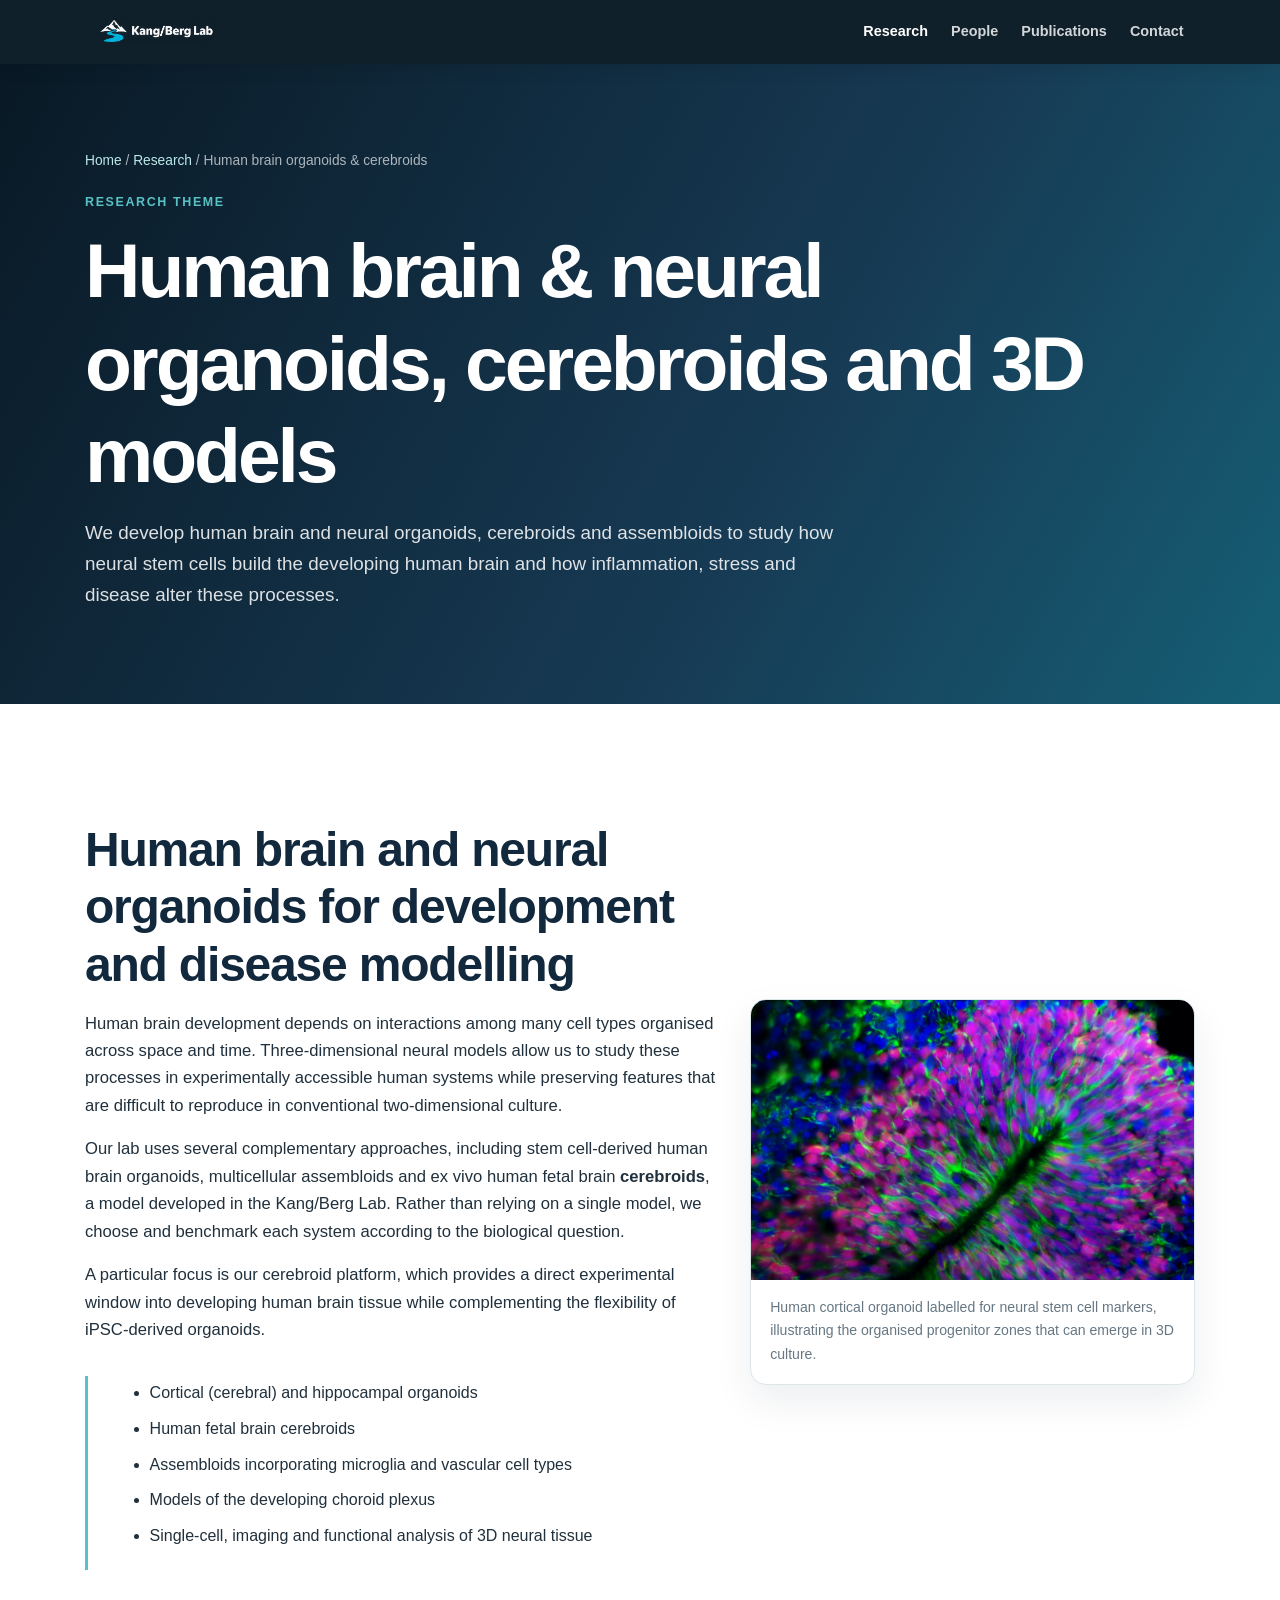
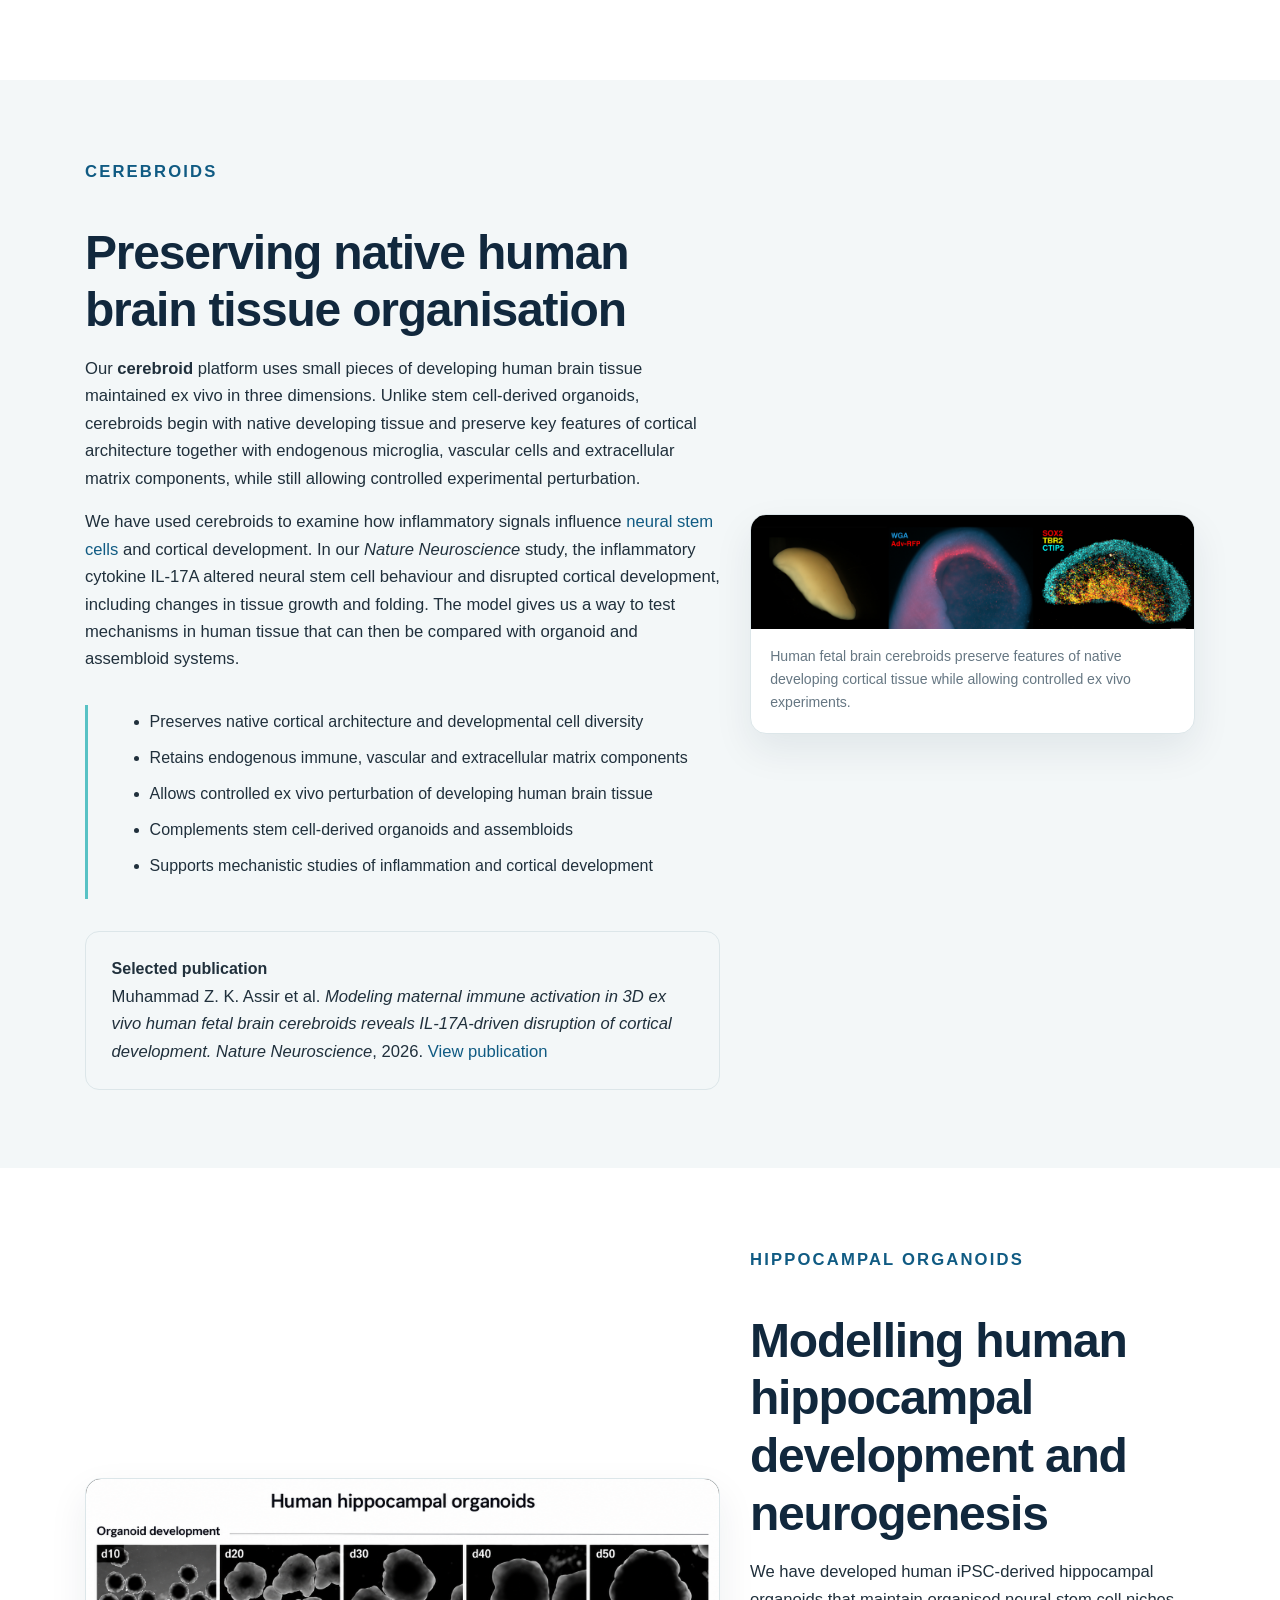
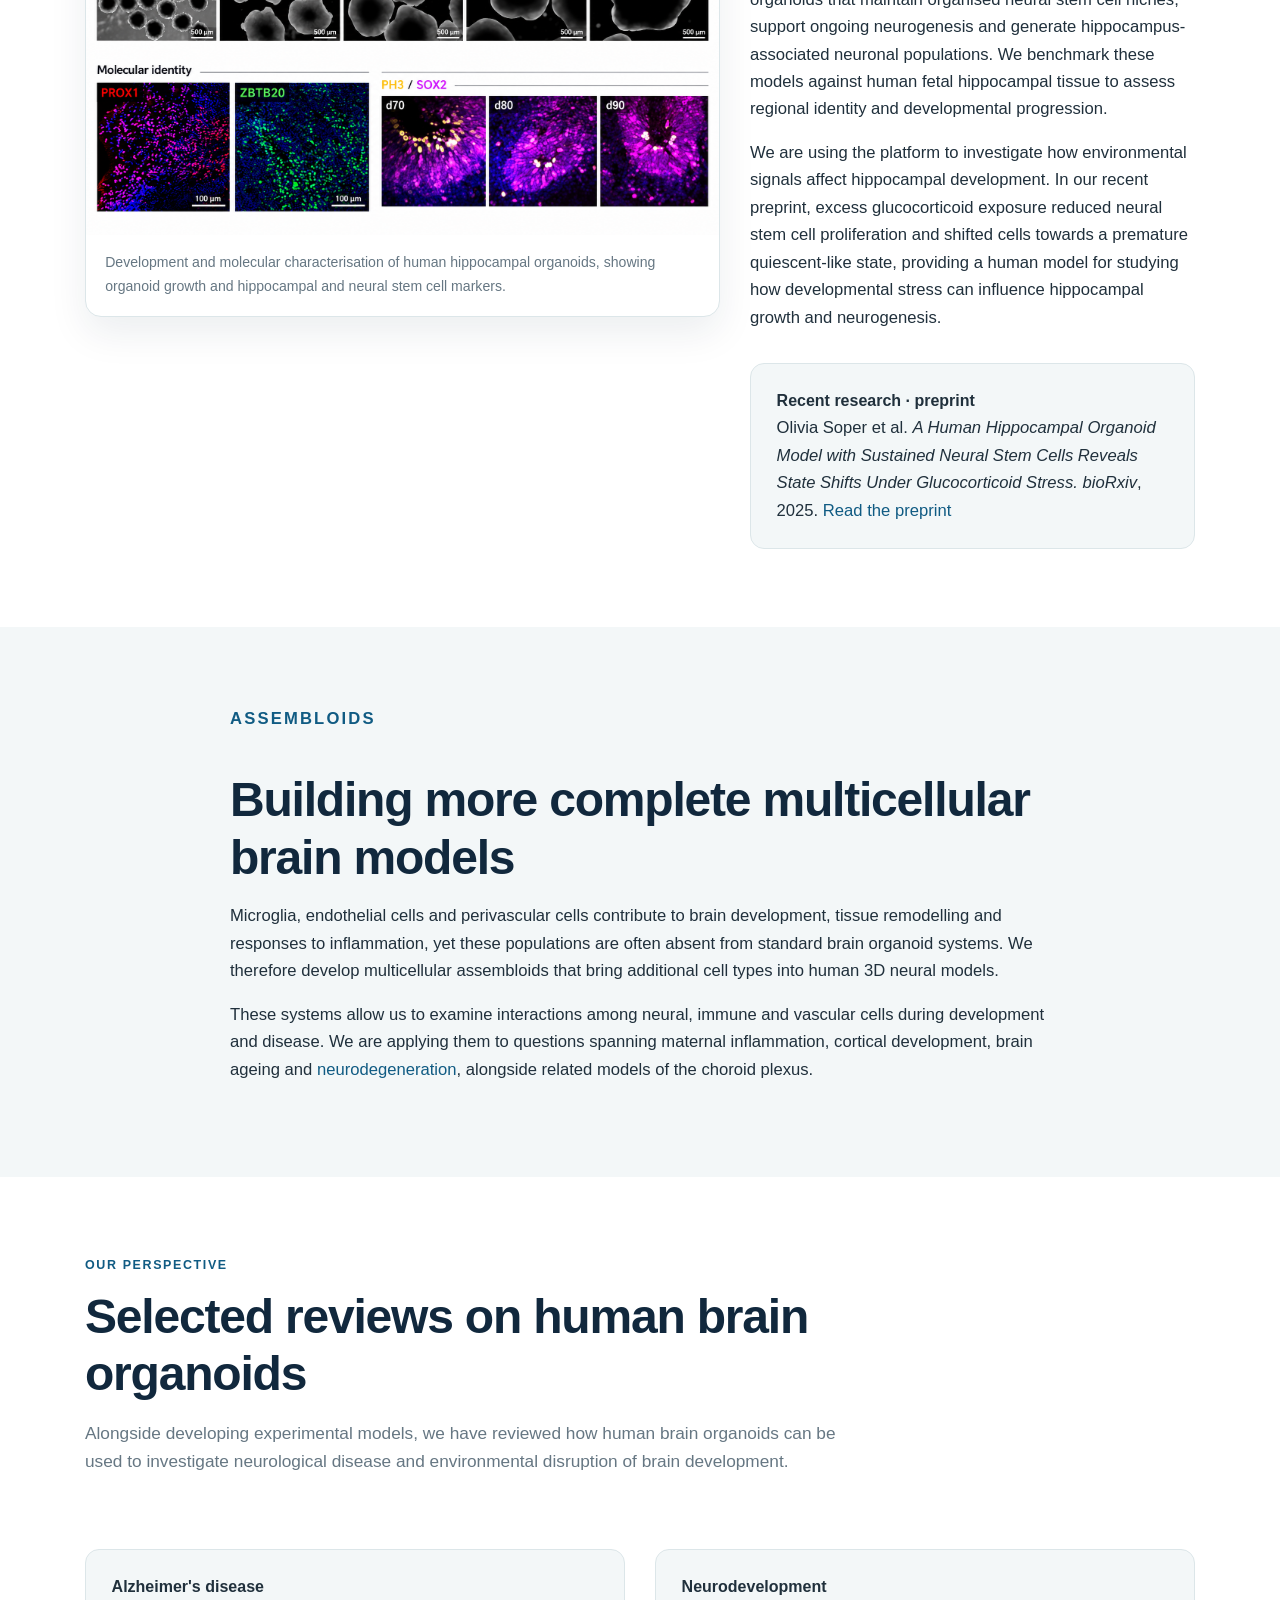
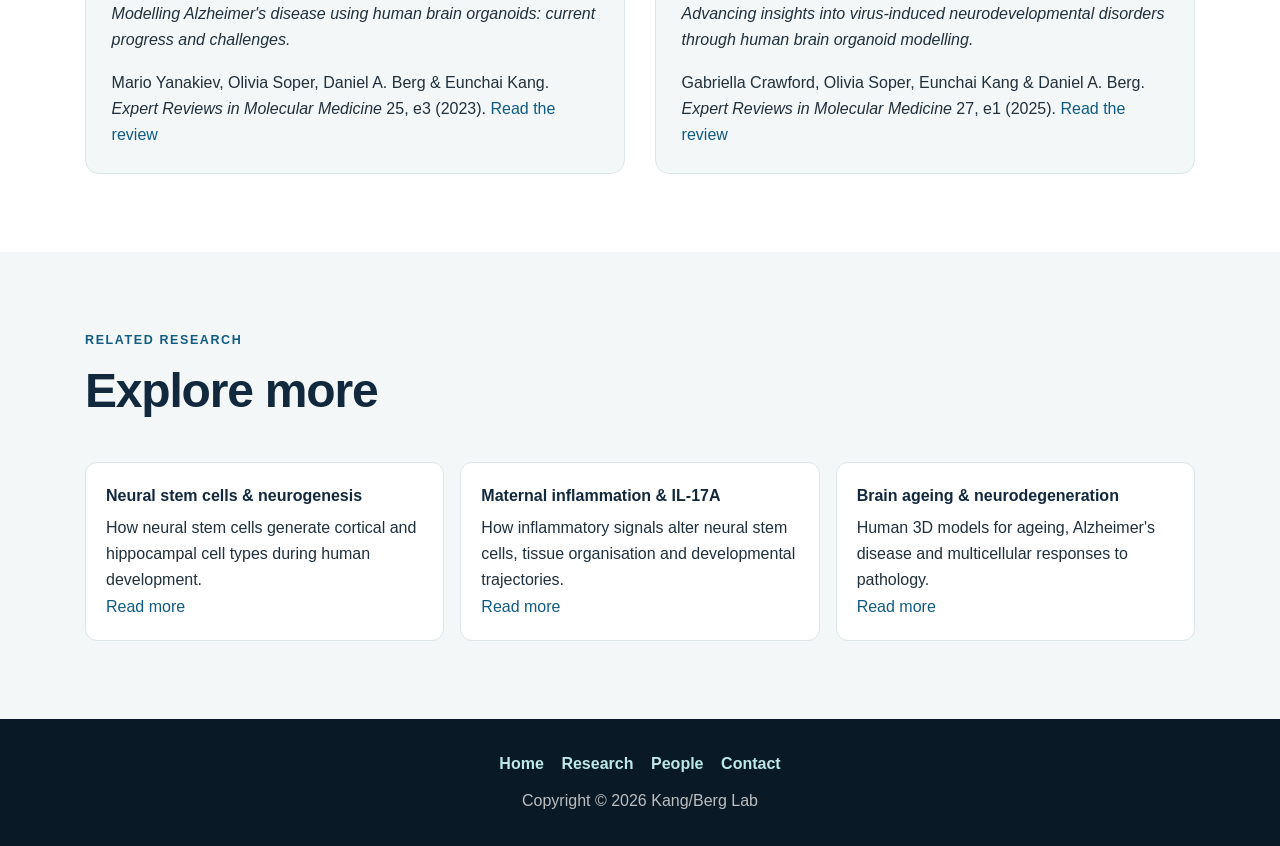
<file: human-brain-organoids.html>
<!DOCTYPE html>
<html lang="en">
<head>
<meta charset="utf-8">
<meta name="viewport" content="width=device-width, initial-scale=1, shrink-to-fit=no">
<meta name="description" content="Kang/Berg Lab develops human brain and neural organoids, cerebroids and assembloids, including cortical and hippocampal models, to study brain development and disease.">
<meta name="author" content="Kang/Berg Lab">
<title>Human Brain &amp; Neural Organoids, Cerebroids | Kang/Berg Lab</title>
<link rel="canonical" href="https://kangberglab.com/human-brain-organoids.html">
<meta property="og:type" content="article">
<meta property="og:title" content="Human Brain &amp; Neural Organoids, Cerebroids | Kang/Berg Lab">
<meta property="og:description" content="Human brain and neural organoids, cerebroids and assembloids for studying neural stem cells, brain development and disease.">
<meta property="og:url" content="https://kangberglab.com/human-brain-organoids.html">
<meta property="og:image" content="https://kangberglab.com/img/corticalorganoid-nestinsox2.png">
<meta name="twitter:card" content="summary_large_image">
<link rel="icon" type="image/png" href="./img/logo2.png">
<link href="vendor/bootstrap/css/bootstrap.min.css" rel="stylesheet">
<link href="css/scrolling-nav.css" rel="stylesheet">
<link href="css/content-pages.css" rel="stylesheet">
</head>
<body>
<nav class="navbar navbar-expand-lg navbar-dark fixed-top" id="mainNav"><div class="container"><a class="navbar-brand" href="./" aria-label="Kang/Berg Lab home"><img class="navbar-logo-lockup" src="./img/navbar-logo.png" alt="Kang/Berg Lab"></a><button class="navbar-toggler" type="button" data-toggle="collapse" data-target="#navbarResponsive" aria-controls="navbarResponsive" aria-expanded="false" aria-label="Toggle navigation"><span class="navbar-toggler-icon"></span></button><div class="collapse navbar-collapse" id="navbarResponsive"><ul class="navbar-nav ml-auto"><li class="nav-item"><a class="nav-link active" href="research.html">Research</a></li><li class="nav-item"><a class="nav-link" href="./#members">People</a></li><li class="nav-item"><a class="nav-link" href="./#pubs">Publications</a></li><li class="nav-item"><a class="nav-link" href="./#contact">Contact</a></li></ul></div></div></nav>
<header class="page-hero"><div class="container"><p class="breadcrumb-mini"><a href="./">Home</a> / <a href="research.html">Research</a> / Human brain organoids &amp; cerebroids</p><p class="eyebrow">Research theme</p><h1>Human brain &amp; neural organoids, cerebroids and 3D models</h1><p class="page-lead">We develop human brain and neural organoids, cerebroids and assembloids to study how neural stem cells build the developing human brain and how inflammation, stress and disease alter these processes.</p></div></header>
<main>
<section class="content-section"><div class="container"><div class="row align-items-center"><div class="col-lg-7 content-narrow"><h2>Human brain and neural organoids for development and disease modelling</h2><p>Human brain development depends on interactions among many cell types organised across space and time. Three-dimensional neural models allow us to study these processes in experimentally accessible human systems while preserving features that are difficult to reproduce in conventional two-dimensional culture.</p><p>Our lab uses several complementary approaches, including stem cell-derived human brain organoids, multicellular assembloids and ex vivo human fetal brain <strong>cerebroids</strong>, a model developed in the Kang/Berg Lab. Rather than relying on a single model, we choose and benchmark each system according to the biological question.</p><p>A particular focus is our cerebroid platform, which provides a direct experimental window into developing human brain tissue while complementing the flexibility of iPSC-derived organoids.</p><div class="key-points"><ul><li>Cortical (cerebral) and hippocampal organoids</li><li>Human fetal brain cerebroids</li><li>Assembloids incorporating microglia and vascular cell types</li><li>Models of the developing choroid plexus</li><li>Single-cell, imaging and functional analysis of 3D neural tissue</li></ul></div></div><div class="col-lg-5 mt-4 mt-lg-0"><div class="figure-card"><img src="./img/corticalorganoid-nestinsox2.png" alt="Human cortical organoid labelled for nestin and SOX2" loading="lazy" decoding="async"><p class="figure-caption">Human cortical organoid labelled for neural stem cell markers, illustrating the organised progenitor zones that can emerge in 3D culture.</p></div></div></div></div></section>
<section class="content-section bg-soft" id="cerebroids"><div class="container"><div class="row align-items-center"><div class="col-lg-7 content-narrow"><p class="eyebrow">Cerebroids</p><h2>Preserving native human brain tissue organisation</h2><p>Our <strong>cerebroid</strong> platform uses small pieces of developing human brain tissue maintained ex vivo in three dimensions. Unlike stem cell-derived organoids, cerebroids begin with native developing tissue and preserve key features of cortical architecture together with endogenous microglia, vascular cells and extracellular matrix components, while still allowing controlled experimental perturbation.</p><p>We have used cerebroids to examine how inflammatory signals influence <a href="neural-stem-cells-neurogenesis.html">neural stem cells</a> and cortical development. In our <em>Nature Neuroscience</em> study, the inflammatory cytokine IL-17A altered neural stem cell behaviour and disrupted cortical development, including changes in tissue growth and folding. The model gives us a way to test mechanisms in human tissue that can then be compared with organoid and assembloid systems.</p><div class="key-points"><ul><li>Preserves native cortical architecture and developmental cell diversity</li><li>Retains endogenous immune, vascular and extracellular matrix components</li><li>Allows controlled ex vivo perturbation of developing human brain tissue</li><li>Complements stem cell-derived organoids and assembloids</li><li>Supports mechanistic studies of inflammation and cortical development</li></ul></div><div class="publication-callout"><strong>Selected publication</strong><p>Muhammad Z. K. Assir et al. <em>Modeling maternal immune activation in 3D ex vivo human fetal brain cerebroids reveals IL-17A-driven disruption of cortical development.</em> <cite>Nature Neuroscience</cite>, 2026. <a href="https://www.nature.com/articles/s41593-026-02400-2" target="_blank" rel="noopener noreferrer">View publication</a></p></div></div><div class="col-lg-5 mt-4 mt-lg-0"><div class="figure-card figure-contain"><img src="./img/cerebroid-1.png" alt="Human fetal brain cerebroids at different scales and labelled for cortical markers" loading="lazy" decoding="async"><p class="figure-caption">Human fetal brain cerebroids preserve features of native developing cortical tissue while allowing controlled ex vivo experiments.</p></div></div></div></div></section>
<section class="content-section" id="hippocampal-organoids"><div class="container"><div class="row align-items-center"><div class="col-lg-7"><div class="figure-card figure-contain"><img src="./img/hippocampal-organoids-figure.png" alt="Human hippocampal organoid development from day 10 to day 50 with PROX1, ZBTB20, PH3 and SOX2 marker analysis" loading="lazy" decoding="async"><p class="figure-caption">Development and molecular characterisation of human hippocampal organoids, showing organoid growth and hippocampal and neural stem cell markers.</p></div></div><div class="col-lg-5 content-narrow mt-4 mt-lg-0"><p class="eyebrow">Hippocampal organoids</p><h2>Modelling human hippocampal development and neurogenesis</h2><p>We have developed human iPSC-derived hippocampal organoids that maintain organised neural stem cell niches, support ongoing neurogenesis and generate hippocampus-associated neuronal populations. We benchmark these models against human fetal hippocampal tissue to assess regional identity and developmental progression.</p><p>We are using the platform to investigate how environmental signals affect hippocampal development. In our recent preprint, excess glucocorticoid exposure reduced neural stem cell proliferation and shifted cells towards a premature quiescent-like state, providing a human model for studying how developmental stress can influence hippocampal growth and neurogenesis.</p><div class="publication-callout"><strong>Recent research · preprint</strong><p>Olivia Soper et al. <em>A Human Hippocampal Organoid Model with Sustained Neural Stem Cells Reveals State Shifts Under Glucocorticoid Stress.</em> <cite>bioRxiv</cite>, 2025. <a href="https://www.biorxiv.org/content/10.1101/2025.11.03.686207v1" target="_blank" rel="noopener noreferrer">Read the preprint</a></p></div></div></div></div></section>
<section class="content-section bg-soft"><div class="container content-narrow"><p class="eyebrow">Assembloids</p><h2>Building more complete multicellular brain models</h2><p>Microglia, endothelial cells and perivascular cells contribute to brain development, tissue remodelling and responses to inflammation, yet these populations are often absent from standard brain organoid systems. We therefore develop multicellular assembloids that bring additional cell types into human 3D neural models.</p><p>These systems allow us to examine interactions among neural, immune and vascular cells during development and disease. We are applying them to questions spanning maternal inflammation, cortical development, brain ageing and <a href="neurodegeneration-brain-ageing.html">neurodegeneration</a>, alongside related models of the choroid plexus.</p></div></section>
<section class="content-section" id="reviews"><div class="container"><div class="section-heading"><p class="eyebrow">Our perspective</p><h2>Selected reviews on human brain organoids</h2><p>Alongside developing experimental models, we have reviewed how human brain organoids can be used to investigate neurological disease and environmental disruption of brain development.</p></div><div class="row"><div class="col-lg-6 d-flex"><div class="publication-callout w-100"><strong>Alzheimer's disease</strong><p><em>Modelling Alzheimer's disease using human brain organoids: current progress and challenges.</em></p><p>Mario Yanakiev, Olivia Soper, Daniel A. Berg &amp; Eunchai Kang. <cite>Expert Reviews in Molecular Medicine</cite> 25, e3 (2023). <a href="https://www.cambridge.org/core/journals/expert-reviews-in-molecular-medicine/article/modelling-alzheimers-disease-using-human-brain-organoids-current-progress-and-challenges/9603B90FD40818DFBFB671BE3685898B" target="_blank" rel="noopener noreferrer">Read the review</a></p></div></div><div class="col-lg-6 d-flex"><div class="publication-callout w-100"><strong>Neurodevelopment</strong><p><em>Advancing insights into virus-induced neurodevelopmental disorders through human brain organoid modelling.</em></p><p>Gabriella Crawford, Olivia Soper, Eunchai Kang &amp; Daniel A. Berg. <cite>Expert Reviews in Molecular Medicine</cite> 27, e1 (2025). <a href="https://www.cambridge.org/core/journals/expert-reviews-in-molecular-medicine/article/advancing-insights-into-virusinduced-neurodevelopmental-disorders-through-human-brain-organoid-modelling/103B0ED2E58DBCC60CA3151D9A2419A7" target="_blank" rel="noopener noreferrer">Read the review</a></p></div></div></div></div></section>
<section class="content-section bg-soft"><div class="container"><div class="section-heading"><p class="eyebrow">Related research</p><h2>Explore more</h2></div><div class="related-links"><div class="related-link"><strong>Neural stem cells &amp; neurogenesis</strong><span>How neural stem cells generate cortical and hippocampal cell types during human development.</span><br><a href="neural-stem-cells-neurogenesis.html">Read more</a></div><div class="related-link"><strong>Maternal inflammation &amp; IL-17A</strong><span>How inflammatory signals alter neural stem cells, tissue organisation and developmental trajectories.</span><br><a href="maternal-inflammation-il17a.html">Read more</a></div><div class="related-link"><strong>Brain ageing &amp; neurodegeneration</strong><span>Human 3D models for ageing, Alzheimer's disease and multicellular responses to pathology.</span><br><a href="neurodegeneration-brain-ageing.html">Read more</a></div></div></div></section>
</main>
<footer><div class="container"><p class="page-footer-links"><a href="./">Home</a><a href="research.html">Research</a><a href="./#members">People</a><a href="./#contact">Contact</a></p><p>Copyright &copy; <span id="copyright-year">2026</span> Kang/Berg Lab</p></div></footer>
<script src="vendor/jquery/jquery.min.js"></script><script src="vendor/bootstrap/js/bootstrap.bundle.min.js"></script><script>document.getElementById('copyright-year').textContent=new Date().getFullYear();</script>
</body>
</html>
</file>
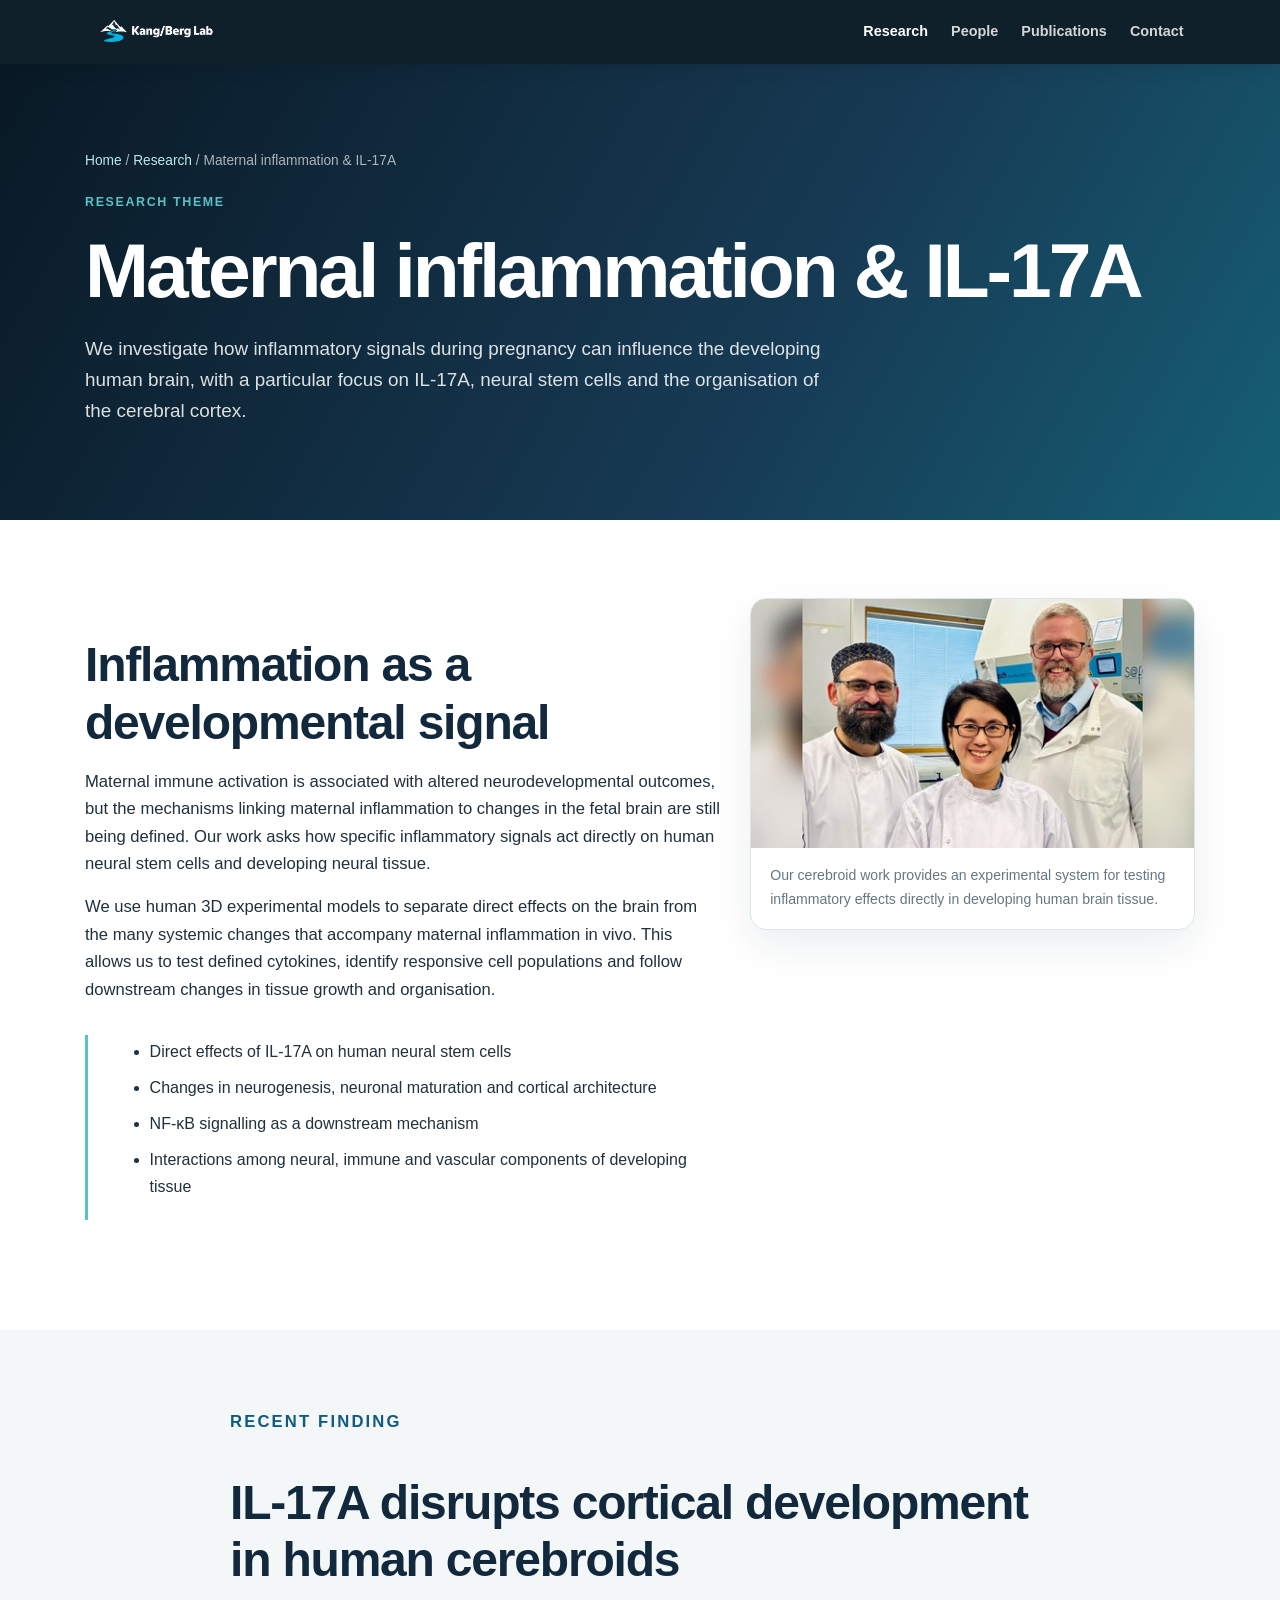
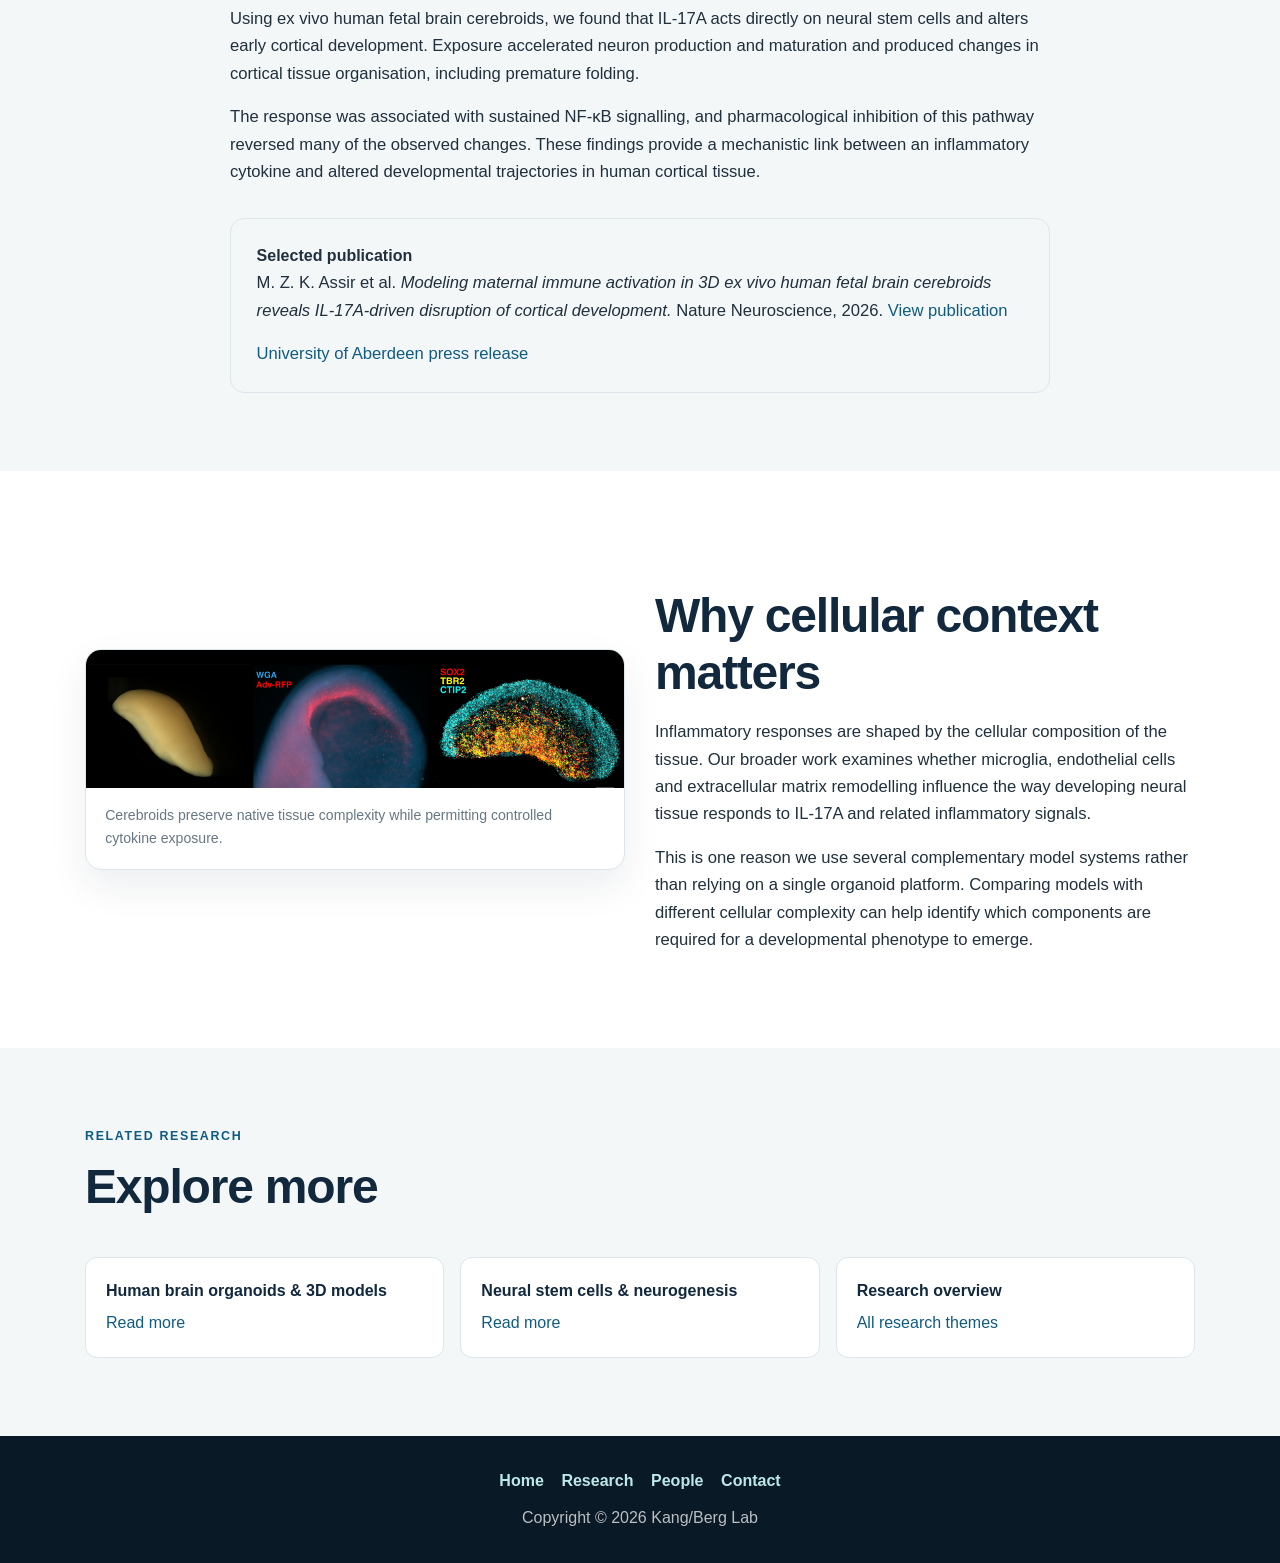
<file: maternal-inflammation-il17a.html>
<!DOCTYPE html>
<html lang="en">
<head>
  <meta charset="utf-8">
  <meta name="viewport" content="width=device-width, initial-scale=1, shrink-to-fit=no">
  <meta name="description" content="Kang/Berg Lab research on maternal immune activation, IL-17A, neural stem cells and cortical development using human fetal brain cerebroids and related 3D models.">
  <meta name="author" content="Kang/Berg Lab">
  <title>Maternal Inflammation & IL-17A | Kang/Berg Lab</title>
  <link rel="canonical" href="https://kangberglab.com/maternal-inflammation-il17a.html">
  <meta property="og:type" content="article">
  <meta property="og:title" content="Maternal Inflammation & IL-17A | Kang/Berg Lab">
  <meta property="og:description" content="How IL-17A and maternal inflammatory signals influence neural stem cells and human cortical development.">
  <meta property="og:url" content="https://kangberglab.com/maternal-inflammation-il17a.html">
  <meta property="og:image" content="https://kangberglab.com/img/Aberdeen_Cerebroid_Press_Release.jpg">
  <meta name="twitter:card" content="summary_large_image">
  <link rel="icon" type="image/png" href="./img/logo2.png">
  <link href="vendor/bootstrap/css/bootstrap.min.css" rel="stylesheet">
  <link href="css/scrolling-nav.css" rel="stylesheet">
  <link href="css/content-pages.css" rel="stylesheet">
</head>
<body>
<nav class="navbar navbar-expand-lg navbar-dark fixed-top" id="mainNav"><div class="container"><a class="navbar-brand" href="./" aria-label="Kang/Berg Lab home"><img class="navbar-logo-lockup" src="./img/navbar-logo.png" alt="Kang/Berg Lab"></a><button class="navbar-toggler" type="button" data-toggle="collapse" data-target="#navbarResponsive" aria-controls="navbarResponsive" aria-expanded="false" aria-label="Toggle navigation"><span class="navbar-toggler-icon"></span></button><div class="collapse navbar-collapse" id="navbarResponsive"><ul class="navbar-nav ml-auto"><li class="nav-item"><a class="nav-link active" href="research.html">Research</a></li><li class="nav-item"><a class="nav-link" href="./#members">People</a></li><li class="nav-item"><a class="nav-link" href="./#pubs">Publications</a></li><li class="nav-item"><a class="nav-link" href="./#contact">Contact</a></li></ul></div></div></nav>
<header class="page-hero"><div class="container"><p class="breadcrumb-mini"><a href="./">Home</a> / <a href="research.html">Research</a> / Maternal inflammation &amp; IL-17A</p><p class="eyebrow">Research theme</p><h1>Maternal inflammation &amp; IL-17A</h1><p class="page-lead">We investigate how inflammatory signals during pregnancy can influence the developing human brain, with a particular focus on IL-17A, neural stem cells and the organisation of the cerebral cortex.</p></div></header>
<main>
<section class="content-section"><div class="container"><div class="row align-items-start"><div class="col-lg-7 content-narrow"><h2>Inflammation as a developmental signal</h2><p>Maternal immune activation is associated with altered neurodevelopmental outcomes, but the mechanisms linking maternal inflammation to changes in the fetal brain are still being defined. Our work asks how specific inflammatory signals act directly on human neural stem cells and developing neural tissue.</p><p>We use human 3D experimental models to separate direct effects on the brain from the many systemic changes that accompany maternal inflammation in vivo. This allows us to test defined cytokines, identify responsive cell populations and follow downstream changes in tissue growth and organisation.</p><div class="key-points"><ul><li>Direct effects of IL-17A on human neural stem cells</li><li>Changes in neurogenesis, neuronal maturation and cortical architecture</li><li>NF-κB signalling as a downstream mechanism</li><li>Interactions among neural, immune and vascular components of developing tissue</li></ul></div></div><div class="col-lg-5 mt-4 mt-lg-0"><div class="figure-card"><img src="./img/Aberdeen_Cerebroid_Press_Release.jpg" alt="University of Aberdeen researchers associated with the human fetal brain cerebroid study"><p class="figure-caption">Our cerebroid work provides an experimental system for testing inflammatory effects directly in developing human brain tissue.</p></div></div></div></div></section>
<section class="content-section bg-soft"><div class="container content-narrow"><p class="eyebrow">Recent finding</p><h2>IL-17A disrupts cortical development in human cerebroids</h2><p>Using ex vivo human fetal brain cerebroids, we found that IL-17A acts directly on neural stem cells and alters early cortical development. Exposure accelerated neuron production and maturation and produced changes in cortical tissue organisation, including premature folding.</p><p>The response was associated with sustained NF-κB signalling, and pharmacological inhibition of this pathway reversed many of the observed changes. These findings provide a mechanistic link between an inflammatory cytokine and altered developmental trajectories in human cortical tissue.</p><div class="publication-callout"><strong>Selected publication</strong><p>M. Z. K. Assir et al. <em>Modeling maternal immune activation in 3D ex vivo human fetal brain cerebroids reveals IL-17A-driven disruption of cortical development.</em> Nature Neuroscience, 2026. <a href="https://www.nature.com/articles/s41593-026-02400-2" target="_blank" rel="noopener noreferrer">View publication</a></p><p><a href="https://www.abdn.ac.uk/news/26007/" target="_blank" rel="noopener noreferrer">University of Aberdeen press release</a></p></div></div></section>
<section class="content-section"><div class="container"><div class="row align-items-center"><div class="col-lg-6"><div class="figure-card figure-contain"><img src="./img/cerebroid-1.png" alt="Human fetal brain cerebroids labelled for cortical markers"><p class="figure-caption">Cerebroids preserve native tissue complexity while permitting controlled cytokine exposure.</p></div></div><div class="col-lg-6 content-narrow mt-4 mt-lg-0"><h2>Why cellular context matters</h2><p>Inflammatory responses are shaped by the cellular composition of the tissue. Our broader work examines whether microglia, endothelial cells and extracellular matrix remodelling influence the way developing neural tissue responds to IL-17A and related inflammatory signals.</p><p>This is one reason we use several complementary model systems rather than relying on a single organoid platform. Comparing models with different cellular complexity can help identify which components are required for a developmental phenotype to emerge.</p></div></div></div></section>
<section class="content-section bg-soft"><div class="container"><div class="section-heading"><p class="eyebrow">Related research</p><h2>Explore more</h2></div><div class="related-links"><div class="related-link"><strong>Human brain organoids &amp; 3D models</strong><a href="human-brain-organoids.html">Read more</a></div><div class="related-link"><strong>Neural stem cells &amp; neurogenesis</strong><a href="neural-stem-cells-neurogenesis.html">Read more</a></div><div class="related-link"><strong>Research overview</strong><a href="research.html">All research themes</a></div></div></div></section>
</main>
<footer><div class="container"><p class="page-footer-links"><a href="./">Home</a><a href="research.html">Research</a><a href="./#members">People</a><a href="./#contact">Contact</a></p><p>Copyright &copy; <span id="copyright-year">2026</span> Kang/Berg Lab</p></div></footer>
<script src="vendor/jquery/jquery.min.js"></script><script src="vendor/bootstrap/js/bootstrap.bundle.min.js"></script><script>document.getElementById('copyright-year').textContent=new Date().getFullYear();</script>
</body>
</html>
</file>
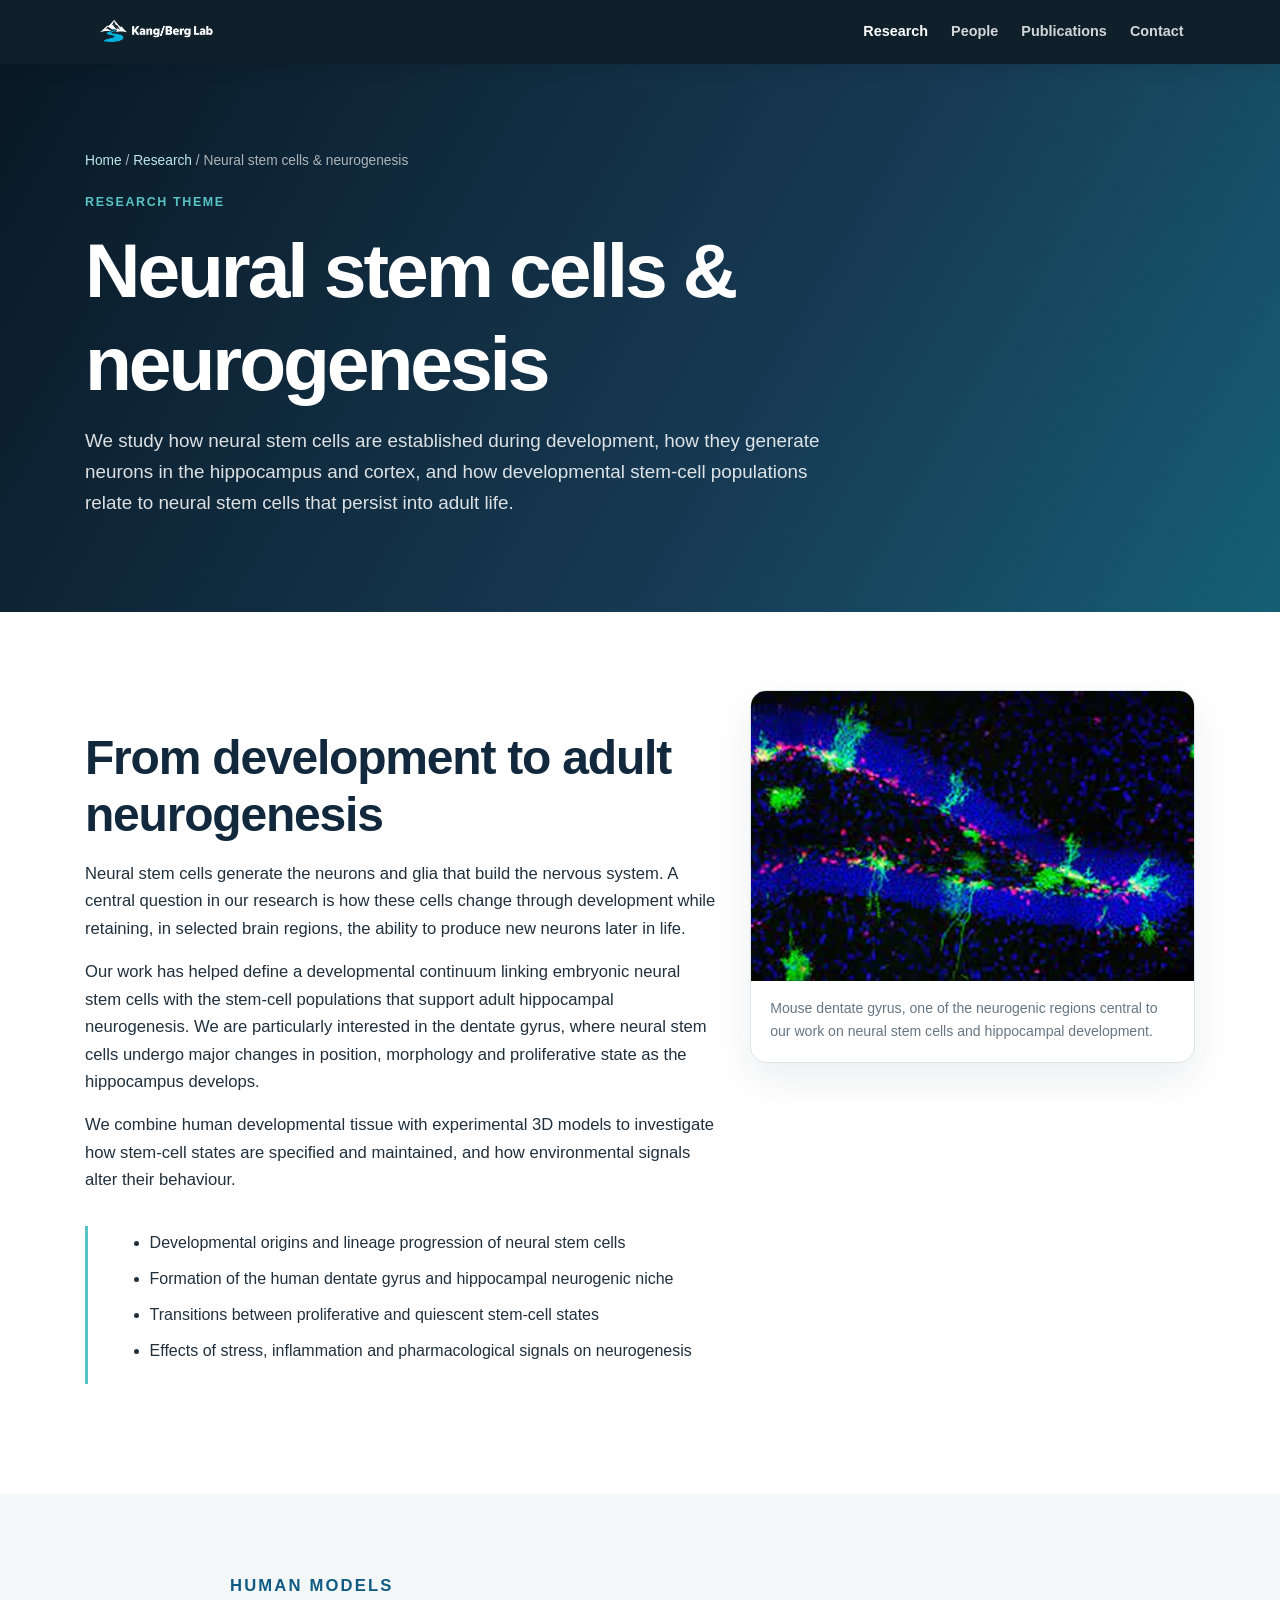
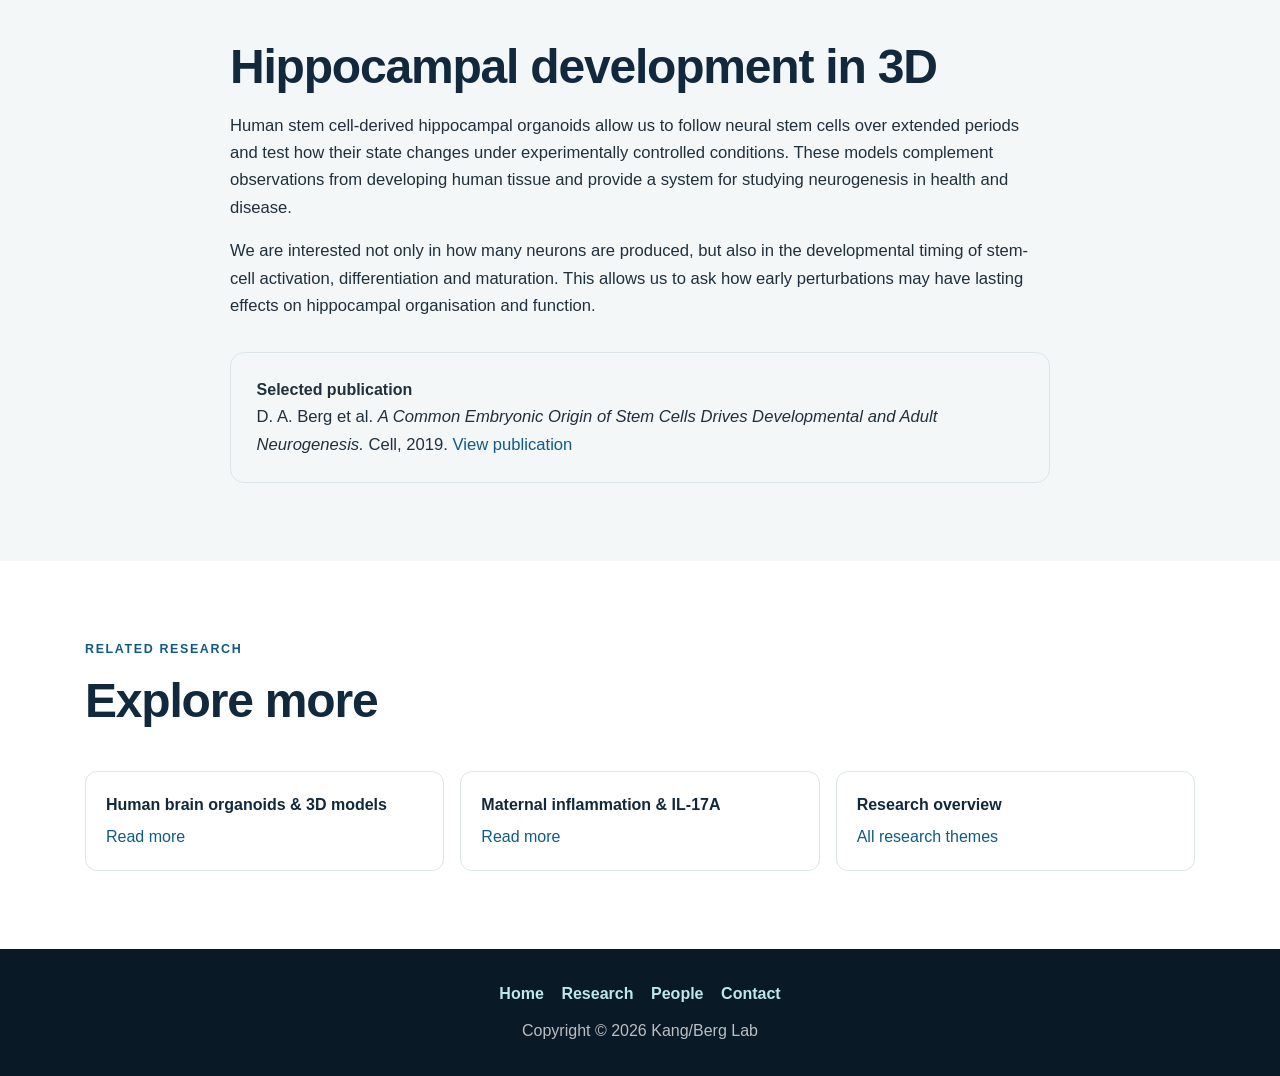
<file: neural-stem-cells-neurogenesis.html>
<!DOCTYPE html>
<html lang="en">
<head>
  <meta charset="utf-8">
  <meta name="viewport" content="width=device-width, initial-scale=1, shrink-to-fit=no">
  <meta name="description" content="Kang/Berg Lab research on neural stem cells, hippocampal development, developmental origins of adult neural stem cells and neurogenesis at the University of Aberdeen.">
  <meta name="author" content="Kang/Berg Lab">
  <title>Neural Stem Cells & Neurogenesis | Kang/Berg Lab</title>
  <link rel="canonical" href="https://kangberglab.com/neural-stem-cells-neurogenesis.html">
  <meta property="og:type" content="article">
  <meta property="og:title" content="Neural Stem Cells & Neurogenesis | Kang/Berg Lab">
  <meta property="og:description" content="Research on neural stem cell identity, hippocampal development and the developmental origins of adult neurogenesis.">
  <meta property="og:url" content="https://kangberglab.com/neural-stem-cells-neurogenesis.html">
  <meta property="og:image" content="https://kangberglab.com/img/zebrabow2.png">
  <meta name="twitter:card" content="summary_large_image">
  <link rel="icon" type="image/png" href="./img/logo2.png">
  <link href="vendor/bootstrap/css/bootstrap.min.css" rel="stylesheet">
  <link href="css/scrolling-nav.css" rel="stylesheet">
  <link href="css/content-pages.css" rel="stylesheet">
</head>
<body>
<nav class="navbar navbar-expand-lg navbar-dark fixed-top" id="mainNav"><div class="container"><a class="navbar-brand" href="./" aria-label="Kang/Berg Lab home"><img class="navbar-logo-lockup" src="./img/navbar-logo.png" alt="Kang/Berg Lab"></a><button class="navbar-toggler" type="button" data-toggle="collapse" data-target="#navbarResponsive" aria-controls="navbarResponsive" aria-expanded="false" aria-label="Toggle navigation"><span class="navbar-toggler-icon"></span></button><div class="collapse navbar-collapse" id="navbarResponsive"><ul class="navbar-nav ml-auto"><li class="nav-item"><a class="nav-link active" href="research.html">Research</a></li><li class="nav-item"><a class="nav-link" href="./#members">People</a></li><li class="nav-item"><a class="nav-link" href="./#pubs">Publications</a></li><li class="nav-item"><a class="nav-link" href="./#contact">Contact</a></li></ul></div></div></nav>
<header class="page-hero"><div class="container"><p class="breadcrumb-mini"><a href="./">Home</a> / <a href="research.html">Research</a> / Neural stem cells &amp; neurogenesis</p><p class="eyebrow">Research theme</p><h1>Neural stem cells &amp; neurogenesis</h1><p class="page-lead">We study how neural stem cells are established during development, how they generate neurons in the hippocampus and cortex, and how developmental stem-cell populations relate to neural stem cells that persist into adult life.</p></div></header>
<main>
<section class="content-section"><div class="container"><div class="row align-items-start"><div class="col-lg-7 content-narrow"><h2>From development to adult neurogenesis</h2><p>Neural stem cells generate the neurons and glia that build the nervous system. A central question in our research is how these cells change through development while retaining, in selected brain regions, the ability to produce new neurons later in life.</p><p>Our work has helped define a developmental continuum linking embryonic neural stem cells with the stem-cell populations that support adult hippocampal neurogenesis. We are particularly interested in the dentate gyrus, where neural stem cells undergo major changes in position, morphology and proliferative state as the hippocampus develops.</p><p>We combine human developmental tissue with experimental 3D models to investigate how stem-cell states are specified and maintained, and how environmental signals alter their behaviour.</p><div class="key-points"><ul><li>Developmental origins and lineage progression of neural stem cells</li><li>Formation of the human dentate gyrus and hippocampal neurogenic niche</li><li>Transitions between proliferative and quiescent stem-cell states</li><li>Effects of stress, inflammation and pharmacological signals on neurogenesis</li></ul></div></div><div class="col-lg-5 mt-4 mt-lg-0"><div class="figure-card"><img src="./img/riverDee.png" alt="Fluorescence image of the mouse dentate gyrus" loading="lazy" decoding="async"><p class="figure-caption">Mouse dentate gyrus, one of the neurogenic regions central to our work on neural stem cells and hippocampal development.</p></div></div></div></div></section>
<section class="content-section bg-soft"><div class="container content-narrow"><p class="eyebrow">Human models</p><h2>Hippocampal development in 3D</h2><p>Human stem cell-derived hippocampal organoids allow us to follow neural stem cells over extended periods and test how their state changes under experimentally controlled conditions. These models complement observations from developing human tissue and provide a system for studying neurogenesis in health and disease.</p><p>We are interested not only in how many neurons are produced, but also in the developmental timing of stem-cell activation, differentiation and maturation. This allows us to ask how early perturbations may have lasting effects on hippocampal organisation and function.</p><div class="publication-callout"><strong>Selected publication</strong><p>D. A. Berg et al. <em>A Common Embryonic Origin of Stem Cells Drives Developmental and Adult Neurogenesis.</em> Cell, 2019. <a href="https://www.sciencedirect.com/science/article/pii/S009286741930159X" target="_blank" rel="noopener noreferrer">View publication</a></p></div></div></section>
<section class="content-section"><div class="container"><div class="section-heading"><p class="eyebrow">Related research</p><h2>Explore more</h2></div><div class="related-links"><div class="related-link"><strong>Human brain organoids &amp; 3D models</strong><a href="human-brain-organoids.html">Read more</a></div><div class="related-link"><strong>Maternal inflammation &amp; IL-17A</strong><a href="maternal-inflammation-il17a.html">Read more</a></div><div class="related-link"><strong>Research overview</strong><a href="research.html">All research themes</a></div></div></div></section>
</main>
<footer><div class="container"><p class="page-footer-links"><a href="./">Home</a><a href="research.html">Research</a><a href="./#members">People</a><a href="./#contact">Contact</a></p><p>Copyright &copy; <span id="copyright-year">2026</span> Kang/Berg Lab</p></div></footer>
<script src="vendor/jquery/jquery.min.js"></script><script src="vendor/bootstrap/js/bootstrap.bundle.min.js"></script><script>document.getElementById('copyright-year').textContent=new Date().getFullYear();</script>
</body>
</html>
</file>
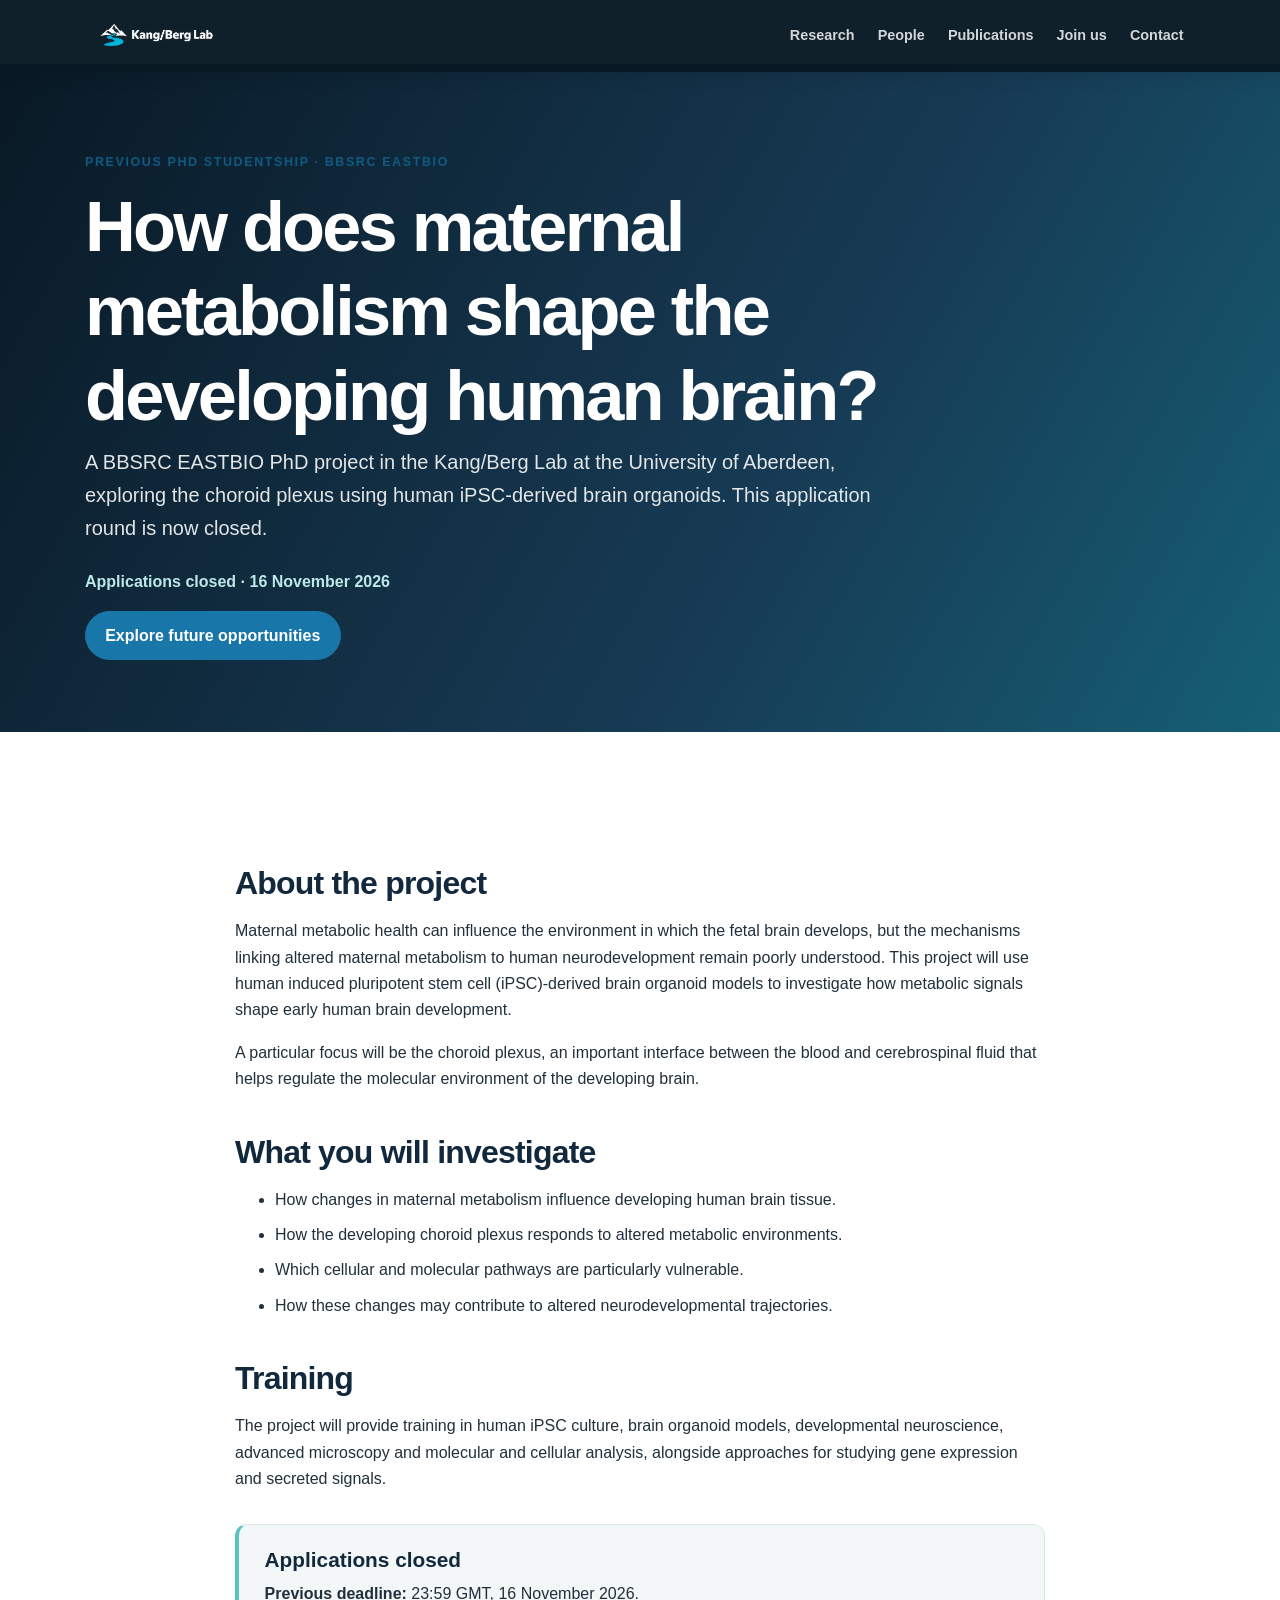
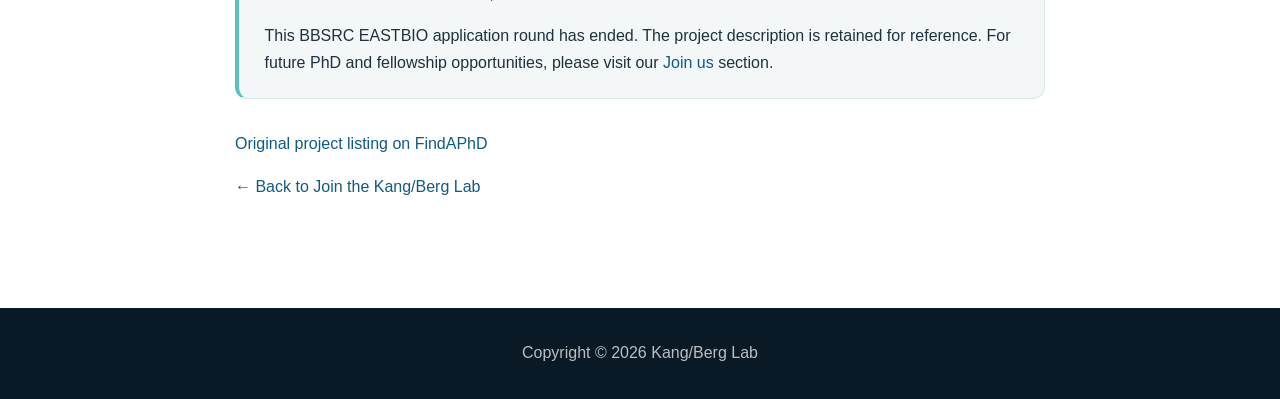
<file: phd-maternal-diabetes-brain-organoids.html>
<!DOCTYPE html>
<html lang="en">
<head>
  <meta charset="utf-8">
  <meta http-equiv="refresh" content="0; url=phd-maternal-metabolism-choroid-plexus-organoids.html">
  <link rel="canonical" href="https://kangberglab.com/phd-maternal-metabolism-choroid-plexus-organoids.html">
  <title>PhD opportunity | Kang/Berg Lab</title>
</head>
<body>
  <p>This PhD project has been updated. <a href="phd-maternal-metabolism-choroid-plexus-organoids.html">View the current project page</a>.</p>
</body>
</html>
</file>
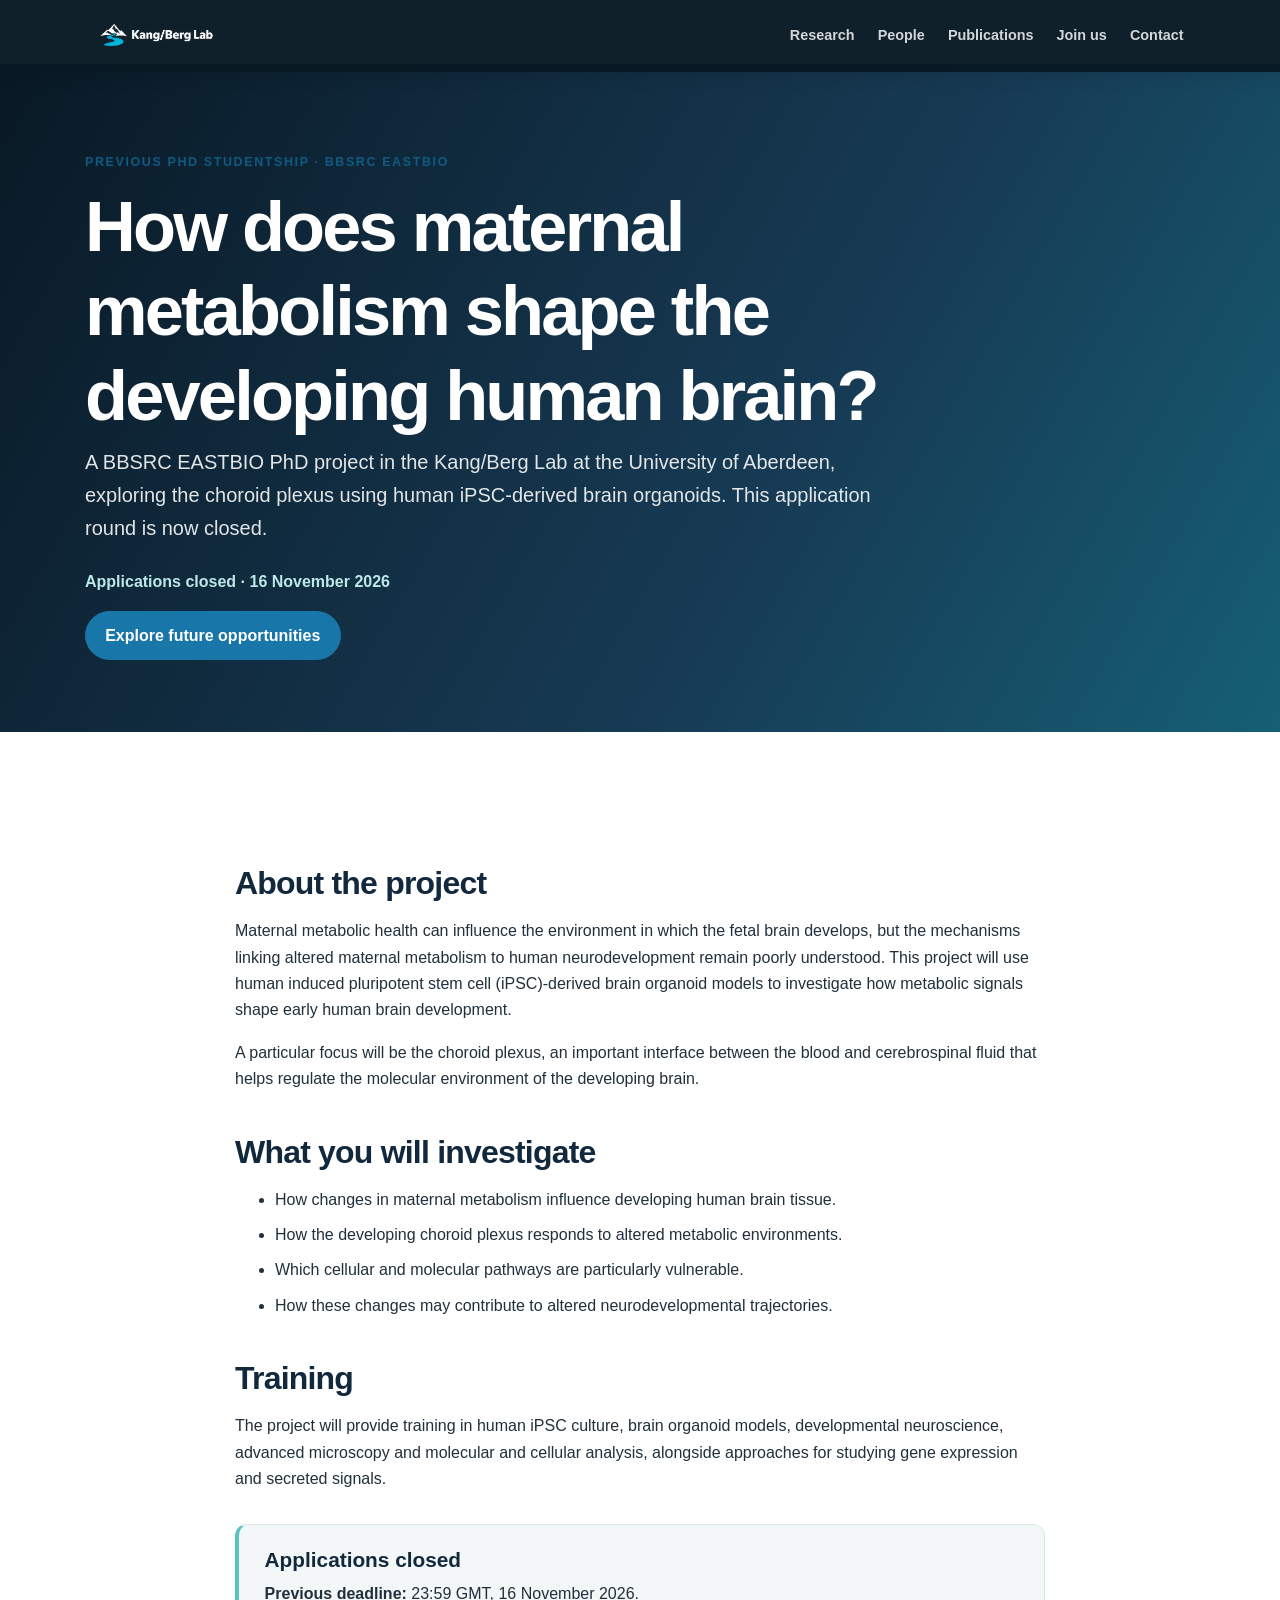
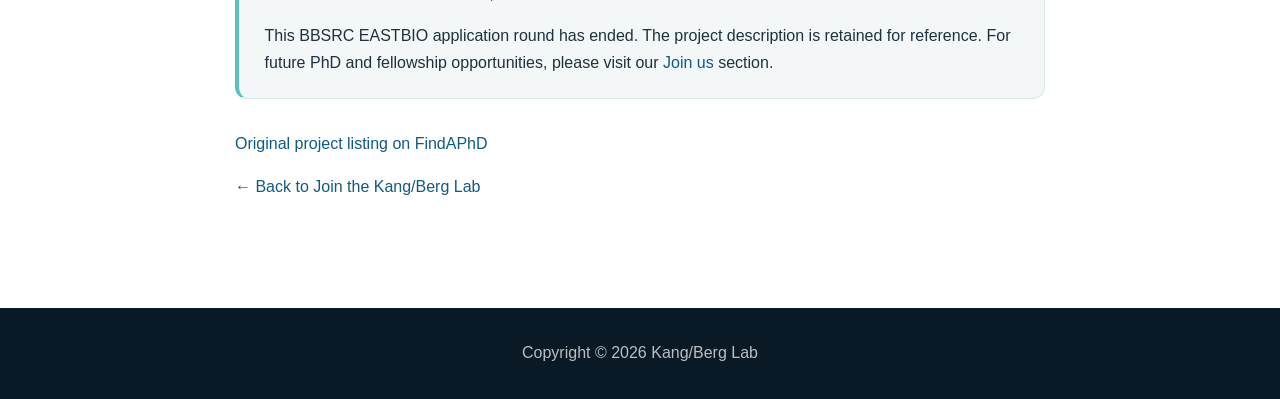
<file: phd-maternal-metabolism-choroid-plexus-organoids.html>
<!DOCTYPE html>
<html lang="en">
<head>
  <meta charset="utf-8">
  <meta name="viewport" content="width=device-width, initial-scale=1, shrink-to-fit=no">
  <meta name="description" content="Archived BBSRC EASTBIO PhD project at the Kang/Berg Lab, University of Aberdeen, investigating maternal metabolism, the developing choroid plexus and human brain organoids. Applications closed 16 November 2026.">
  <meta name="author" content="Kang/Berg Lab">
  <title>PhD Project (Applications Closed) | Maternal Metabolism &amp; Brain Organoids | Kang/Berg Lab</title>
  <link rel="canonical" href="https://kangberglab.com/phd-maternal-metabolism-choroid-plexus-organoids.html">
  <meta property="og:type" content="website">
  <meta property="og:title" content="PhD project (applications closed): Maternal metabolism and the developing brain">
  <meta property="og:description" content="This BBSRC EASTBIO PhD application round closed on 16 November 2026. Learn about the Kang/Berg Lab research project on maternal metabolism and the developing choroid plexus.">
  <meta property="og:url" content="https://kangberglab.com/phd-maternal-metabolism-choroid-plexus-organoids.html">
  <meta property="og:image" content="https://kangberglab.com/img/zebrabow2.png">
  <meta name="twitter:card" content="summary_large_image">
  <link rel="icon" type="image/png" href="./img/logo2.png">
  <link href="vendor/bootstrap/css/bootstrap.min.css" rel="stylesheet">
  <link href="css/scrolling-nav.css" rel="stylesheet">
  <style>
    .opportunity-hero { background: linear-gradient(120deg, #091925 0%, #173b55 62%, #155f75 100%); color: #fff; padding: 88px 0 72px; }
    .opportunity-hero h1 { color: #fff; font-size: clamp(2.5rem, 6vw, 4.4rem); letter-spacing: -0.04em; max-width: 960px; }
    .opportunity-hero .lead { color: rgba(255,255,255,.88); max-width: 820px; }
    .opportunity-meta { color: #bde8e9; font-weight: 700; margin-top: 1.5rem; }
    .opportunity-content { max-width: 840px; }
    .opportunity-content h2 { font-size: 2rem; margin-top: 2.5rem; }
    .opportunity-content li { margin-bottom: .55rem; }
    .deadline-card { background: #f3f7f8; border: 1px solid #dce6e9; border-left: 4px solid #58c2c5; border-radius: 12px; margin: 2rem 0; padding: 1.4rem 1.6rem; }
    .deadline-card p:last-child { margin-bottom: 0; }
  </style>
</head>
<body>
  <nav class="navbar navbar-expand-lg navbar-dark fixed-top" id="mainNav">
    <div class="container">
      <a class="navbar-brand" href="index.html" aria-label="Kang/Berg Lab home">
        <img src="./img/navbar-logo.png" alt="Kang/Berg Lab" style="height:46px;width:auto;">
      </a>
      <button class="navbar-toggler" type="button" data-toggle="collapse" data-target="#navbarResponsive" aria-controls="navbarResponsive" aria-expanded="false" aria-label="Toggle navigation">
        <span class="navbar-toggler-icon"></span>
      </button>
      <div class="collapse navbar-collapse" id="navbarResponsive">
        <ul class="navbar-nav ml-auto">
          <li class="nav-item"><a class="nav-link" href="index.html#research">Research</a></li>
          <li class="nav-item"><a class="nav-link" href="index.html#members">People</a></li>
          <li class="nav-item"><a class="nav-link" href="index.html#pubs">Publications</a></li>
          <li class="nav-item"><a class="nav-link" href="index.html#join">Join us</a></li>
          <li class="nav-item"><a class="nav-link" href="index.html#contact">Contact</a></li>
        </ul>
      </div>
    </div>
  </nav>

  <header class="opportunity-hero">
    <div class="container">
      <p class="eyebrow">Previous PhD studentship · BBSRC EASTBIO</p>
      <h1>How does maternal metabolism shape the developing human brain?</h1>
      <p class="lead">A BBSRC EASTBIO PhD project in the Kang/Berg Lab at the University of Aberdeen, exploring the choroid plexus using human iPSC-derived brain organoids. This application round is now closed.</p>
      <p class="opportunity-meta">Applications closed · 16 November 2026</p>
      <a class="btn btn-primary" href="index.html#join">Explore future opportunities</a>
    </div>
  </header>

  <main class="section">
    <div class="container opportunity-content">
      <h2>About the project</h2>
      <p>Maternal metabolic health can influence the environment in which the fetal brain develops, but the mechanisms linking altered maternal metabolism to human neurodevelopment remain poorly understood. This project will use human induced pluripotent stem cell (iPSC)-derived brain organoid models to investigate how metabolic signals shape early human brain development.</p>
      <p>A particular focus will be the choroid plexus, an important interface between the blood and cerebrospinal fluid that helps regulate the molecular environment of the developing brain.</p>

      <h2>What you will investigate</h2>
      <ul>
        <li>How changes in maternal metabolism influence developing human brain tissue.</li>
        <li>How the developing choroid plexus responds to altered metabolic environments.</li>
        <li>Which cellular and molecular pathways are particularly vulnerable.</li>
        <li>How these changes may contribute to altered neurodevelopmental trajectories.</li>
      </ul>

      <h2>Training</h2>
      <p>The project will provide training in human iPSC culture, brain organoid models, developmental neuroscience, advanced microscopy and molecular and cellular analysis, alongside approaches for studying gene expression and secreted signals.</p>

      <div class="deadline-card">
        <h3>Applications closed</h3>
        <p><strong>Previous deadline:</strong> 23:59 GMT, 16 November 2026.</p>
        <p>This BBSRC EASTBIO application round has ended. The project description is retained for reference. For future PhD and fellowship opportunities, please visit our <a href="index.html#join">Join us</a> section.</p>
      </div>

      <p><a href="https://www.findaphd.com/phds/project/eastbio-how-does-maternal-metabolism-shape-the-developing-human-brain-exploring-the-choroid-plexus-using-ipsc-derived-brain-organoids/?p200985" target="_blank" rel="noopener noreferrer">Original project listing on FindAPhD</a></p>
      <p><a href="index.html#join">← Back to Join the Kang/Berg Lab</a></p>
    </div>
  </main>

  <footer>
    <div class="container"><p>Copyright &copy; 2026 Kang/Berg Lab</p></div>
  </footer>

  <script src="vendor/jquery/jquery.min.js"></script>
  <script src="vendor/bootstrap/js/bootstrap.bundle.min.js"></script>
</body>
</html>
</file>
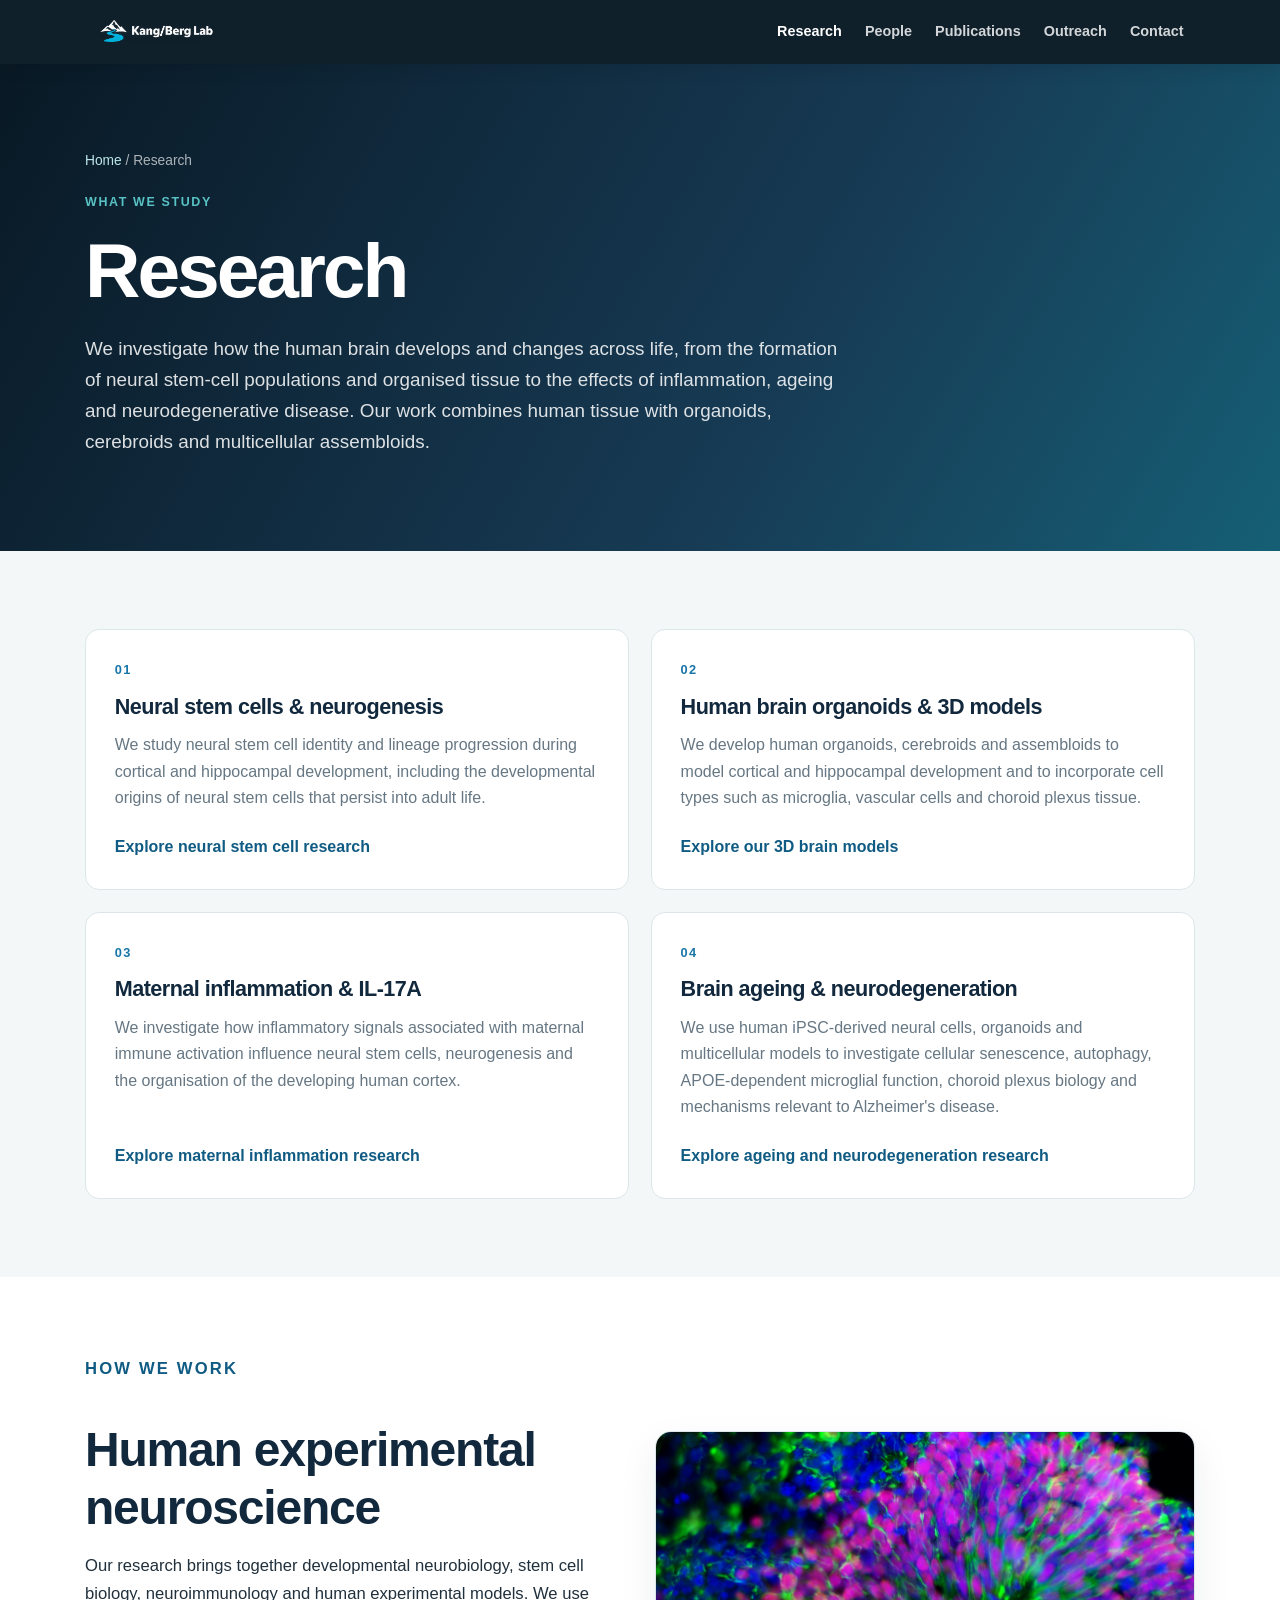
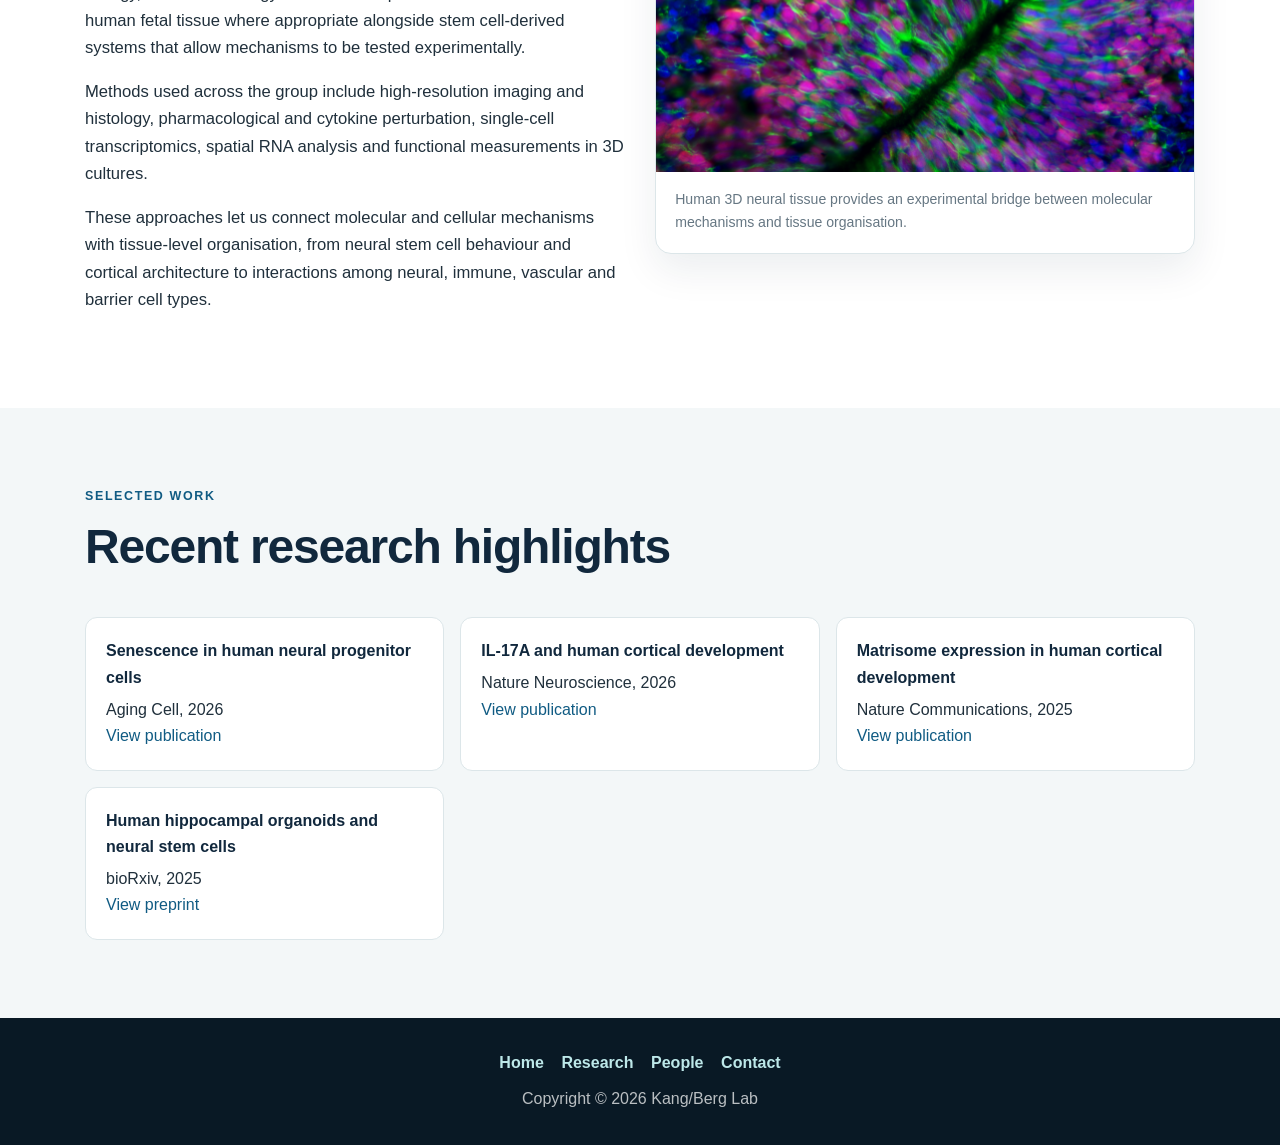
<file: research.html>
<!DOCTYPE html>
<html lang="en">
<head>
  <meta charset="utf-8">
  <meta name="viewport" content="width=device-width, initial-scale=1, shrink-to-fit=no">
  <meta name="description" content="Research in the Kang/Berg Lab at the University of Aberdeen: neural stem cells and neurogenesis, human brain organoids, maternal inflammation and IL-17A, and brain ageing and neurodegeneration.">
  <meta name="author" content="Kang/Berg Lab">
  <title>Research | Kang/Berg Lab | University of Aberdeen</title>
  <link rel="canonical" href="https://kangberglab.com/research.html">
  <meta property="og:type" content="website">
  <meta property="og:title" content="Research | Kang/Berg Lab">
  <meta property="og:description" content="Human brain development, neural stem cells, brain organoids, maternal inflammation, brain ageing and neurodegeneration research at the University of Aberdeen.">
  <meta property="og:url" content="https://kangberglab.com/research.html">
  <meta property="og:image" content="https://kangberglab.com/img/zebrabow2.png">
  <meta name="twitter:card" content="summary_large_image">


  <script type="application/ld+json">
  {
    "@context": "https://schema.org",
    "@type": "CollectionPage",
    "name": "Kang/Berg Lab Research",
    "url": "https://kangberglab.com/research.html",
    "isPartOf": {"@type": "WebSite", "name": "Kang/Berg Lab", "url": "https://kangberglab.com/"},
    "about": ["human brain development", "neural stem cells", "neurogenesis", "brain organoids", "maternal inflammation", "IL-17A", "brain ageing", "neuroimmune interactions", "Alzheimer's disease", "neurodegeneration"]
  }
  </script>

  <link rel="icon" type="image/png" href="./img/logo2.png">
  <link href="vendor/bootstrap/css/bootstrap.min.css" rel="stylesheet">
  <link href="css/scrolling-nav.css" rel="stylesheet">
  <link href="css/content-pages.css" rel="stylesheet">
</head>
<body>
  <nav class="navbar navbar-expand-lg navbar-dark fixed-top" id="mainNav">
    <div class="container">
      <a class="navbar-brand" href="./" aria-label="Kang/Berg Lab home"><img class="navbar-logo-lockup" src="./img/navbar-logo.png" alt="Kang/Berg Lab"></a>
      <button class="navbar-toggler" type="button" data-toggle="collapse" data-target="#navbarResponsive" aria-controls="navbarResponsive" aria-expanded="false" aria-label="Toggle navigation"><span class="navbar-toggler-icon"></span></button>
      <div class="collapse navbar-collapse" id="navbarResponsive">
        <ul class="navbar-nav ml-auto">
          <li class="nav-item"><a class="nav-link active" href="research.html">Research</a></li>
          <li class="nav-item"><a class="nav-link" href="./#members">People</a></li>
          <li class="nav-item"><a class="nav-link" href="./#pubs">Publications</a></li>
          <li class="nav-item"><a class="nav-link" href="./#outreach">Outreach</a></li>
          <li class="nav-item"><a class="nav-link" href="./#contact">Contact</a></li>
        </ul>
      </div>
    </div>
  </nav>

  <header class="page-hero">
    <div class="container">
      <p class="breadcrumb-mini"><a href="./">Home</a> / Research</p>
      <p class="eyebrow">What we study</p>
      <h1>Research</h1>
      <p class="page-lead">We investigate how the human brain develops and changes across life, from the formation of neural stem-cell populations and organised tissue to the effects of inflammation, ageing and neurodegenerative disease. Our work combines human tissue with organoids, cerebroids and multicellular assembloids.</p>
    </div>
  </header>

  <main>
    <section class="content-section bg-soft">
      <div class="container">
        <div class="topic-grid">
          <article class="topic-card">
            <span class="card-number">01</span>
            <h2>Neural stem cells &amp; neurogenesis</h2>
            <p>We study neural stem cell identity and lineage progression during cortical and hippocampal development, including the developmental origins of neural stem cells that persist into adult life.</p>
            <a href="neural-stem-cells-neurogenesis.html">Explore neural stem cell research</a>
          </article>
          <article class="topic-card">
            <span class="card-number">02</span>
            <h2>Human brain organoids &amp; 3D models</h2>
            <p>We develop human organoids, cerebroids and assembloids to model cortical and hippocampal development and to incorporate cell types such as microglia, vascular cells and choroid plexus tissue.</p>
            <a href="human-brain-organoids.html">Explore our 3D brain models</a>
          </article>
          <article class="topic-card">
            <span class="card-number">03</span>
            <h2>Maternal inflammation &amp; IL-17A</h2>
            <p>We investigate how inflammatory signals associated with maternal immune activation influence neural stem cells, neurogenesis and the organisation of the developing human cortex.</p>
            <a href="maternal-inflammation-il17a.html">Explore maternal inflammation research</a>
          </article>
          <article class="topic-card">
            <span class="card-number">04</span>
            <h2>Brain ageing &amp; neurodegeneration</h2>
            <p>We use human iPSC-derived neural cells, organoids and multicellular models to investigate cellular senescence, autophagy, APOE-dependent microglial function, choroid plexus biology and mechanisms relevant to Alzheimer's disease.</p>
            <a href="neurodegeneration-brain-ageing.html">Explore ageing and neurodegeneration research</a>
          </article>
        </div>
      </div>
    </section>

    <section class="content-section">
      <div class="container">
        <div class="row align-items-center">
          <div class="col-lg-6 content-narrow">
            <p class="eyebrow">How we work</p>
            <h2>Human experimental neuroscience</h2>
            <p>Our research brings together developmental neurobiology, stem cell biology, neuroimmunology and human experimental models. We use human fetal tissue where appropriate alongside stem cell-derived systems that allow mechanisms to be tested experimentally.</p>
            <p>Methods used across the group include high-resolution imaging and histology, pharmacological and cytokine perturbation, single-cell transcriptomics, spatial RNA analysis and functional measurements in 3D cultures.</p>
            <p>These approaches let us connect molecular and cellular mechanisms with tissue-level organisation, from neural stem cell behaviour and cortical architecture to interactions among neural, immune, vascular and barrier cell types.</p>
          </div>
          <div class="col-lg-6 mt-4 mt-lg-0">
            <div class="figure-card">
              <img src="./img/corticalorganoid-nestinsox2.png" alt="Human cortical organoid labelled for neural stem cell markers nestin and SOX2" loading="lazy" decoding="async">
              <p class="figure-caption">Human 3D neural tissue provides an experimental bridge between molecular mechanisms and tissue organisation.</p>
            </div>
          </div>
        </div>
      </div>
    </section>

    <section class="content-section bg-soft">
      <div class="container">
        <div class="section-heading">
          <p class="eyebrow">Selected work</p>
          <h2>Recent research highlights</h2>
        </div>
        <div class="related-links">
          <div class="related-link"><strong>Senescence in human neural progenitor cells</strong><span>Aging Cell, 2026</span><br><a href="https://doi.org/10.1111/acel.70838" target="_blank" rel="noopener noreferrer">View publication</a></div>
          <div class="related-link"><strong>IL-17A and human cortical development</strong><span>Nature Neuroscience, 2026</span><br><a href="https://www.nature.com/articles/s41593-026-02400-2" target="_blank" rel="noopener noreferrer">View publication</a></div>
          <div class="related-link"><strong>Matrisome expression in human cortical development</strong><span>Nature Communications, 2025</span><br><a href="https://www.nature.com/articles/s41467-025-64381-3" target="_blank" rel="noopener noreferrer">View publication</a></div>
          <div class="related-link"><strong>Human hippocampal organoids and neural stem cells</strong><span>bioRxiv, 2025</span><br><a href="https://doi.org/10.1101/2025.11.03.686207" target="_blank" rel="noopener noreferrer">View preprint</a></div>
        </div>
      </div>
    </section>
  </main>

  <footer>
    <div class="container">
      <p class="page-footer-links"><a href="./">Home</a><a href="research.html">Research</a><a href="./#members">People</a><a href="./#contact">Contact</a></p>
      <p>Copyright &copy; <span id="copyright-year">2026</span> Kang/Berg Lab</p>
    </div>
  </footer>

  <script src="vendor/jquery/jquery.min.js"></script>
  <script src="vendor/bootstrap/js/bootstrap.bundle.min.js"></script>
  <script>document.getElementById('copyright-year').textContent = new Date().getFullYear();</script>
</body>
</html>
</file>
<file: css/content-pages.css>
/* Shared styles for Kang/Berg Lab research and profile pages */

.navbar-brand {
  align-items: center;
  display: inline-flex;
  padding-bottom: 0;
  padding-top: 0;
}

.navbar-brand .navbar-logo-lockup {
  display: block;
  height: 46px;
  object-fit: contain;
  width: auto;
}

.page-hero {
  background: linear-gradient(120deg, var(--navy-deep) 0%, #173b55 62%, #155f75 100%);
  color: var(--white);
  padding: 86px 0 78px;
}

.page-hero h1 {
  color: var(--white);
  font-size: clamp(2.7rem, 6vw, 4.8rem);
  letter-spacing: -0.04em;
  margin-bottom: 1rem;
}

.page-hero .eyebrow { color: var(--aqua); }

.page-lead {
  color: rgba(255, 255, 255, 0.86);
  font-size: 1.18rem;
  max-width: 760px;
}

.breadcrumb-mini {
  color: rgba(255, 255, 255, 0.66);
  font-size: 0.86rem;
  margin-bottom: 1.2rem;
}

.breadcrumb-mini a { color: #bde8e9; }

.content-section { padding: 78px 0; }
.content-section.bg-soft { background: var(--soft); }
.content-narrow { max-width: 850px; }
.content-narrow p { font-size: 1.04rem; }
.content-narrow h2 { margin-top: 2.4rem; }
.content-narrow h3 { margin-top: 1.8rem; }

.topic-grid {
  display: grid;
  gap: 1.35rem;
  grid-template-columns: repeat(2, minmax(0, 1fr));
}

.topic-card {
  background: var(--white);
  border: 1px solid var(--line);
  border-radius: 14px;
  display: flex;
  flex-direction: column;
  min-height: 100%;
  padding: 1.8rem;
}

.topic-card .card-number {
  margin-bottom: 0.85rem;
}

.topic-card h2,
.topic-card h3 {
  font-size: 1.35rem;
  margin-bottom: 0.8rem;
}

.topic-card p {
  color: var(--muted);
  flex: 1;
}

.topic-card a {
  font-weight: 700;
  margin-top: 0.4rem;
}

.figure-card {
  background: var(--white);
  border: 1px solid var(--line);
  border-radius: 16px;
  box-shadow: 0 16px 38px rgba(17, 40, 61, 0.08);
  overflow: hidden;
}

.figure-card img {
  max-height: 520px;
  object-fit: cover;
  width: 100%;
}

.figure-card.figure-contain img {
  background: #000;
  object-fit: contain;
}

.figure-caption {
  color: var(--muted);
  font-size: 0.88rem;
  margin: 0;
  padding: 1rem 1.2rem 1.15rem;
}

.key-points {
  border-left: 3px solid var(--aqua);
  margin: 2rem 0;
  padding: 0.25rem 0 0.25rem 1.35rem;
}

.key-points li { margin-bottom: 0.6rem; }

.publication-callout {
  background: var(--soft);
  border: 1px solid var(--line);
  border-radius: 14px;
  margin-top: 2rem;
  padding: 1.5rem 1.6rem;
}

.publication-callout p:last-child { margin-bottom: 0; }

.related-links {
  display: grid;
  gap: 1rem;
  grid-template-columns: repeat(3, minmax(0, 1fr));
}

.related-link {
  background: var(--white);
  border: 1px solid var(--line);
  border-radius: 12px;
  padding: 1.25rem;
}

.related-link strong {
  color: var(--navy);
  display: block;
  margin-bottom: 0.35rem;
}

.profile-hero-grid {
  align-items: center;
  display: grid;
  gap: 3rem;
  grid-template-columns: minmax(0, 1.4fr) minmax(220px, 0.6fr);
}

.profile-photo {
  border: 1px solid rgba(255, 255, 255, 0.16);
  border-radius: 18px;
  box-shadow: 0 24px 55px rgba(0, 0, 0, 0.3);
  justify-self: end;
  max-height: 360px;
  object-fit: cover;
  width: min(100%, 320px);
}

.profile-role {
  color: #bde8e9;
  font-size: 1.15rem;
  font-weight: 600;
  margin-bottom: 1rem;
}

.profile-meta {
  background: var(--soft);
  border: 1px solid var(--line);
  border-radius: 14px;
  padding: 1.4rem 1.5rem;
}

.profile-meta p { margin-bottom: 0.5rem; }
.profile-meta p:last-child { margin-bottom: 0; }

.page-footer-links {
  margin-bottom: 0.65rem;
  text-align: center;
}

.page-footer-links a {
  color: #bde8e9;
  font-weight: 600;
  margin: 0 0.55rem;
}

@media (max-width: 767.98px) {
  .page-hero { padding: 66px 0 60px; }
  .content-section { padding: 60px 0; }
  .topic-grid, .related-links { grid-template-columns: 1fr; }
  .profile-hero-grid { grid-template-columns: 1fr; }
  .profile-photo { justify-self: start; max-width: 240px; }
}

@media (max-width: 575.98px) {
  .navbar-brand .navbar-logo-lockup { height: 38px; }
}
</file>
<file: css/scrolling-nav.css>
/* Kang/Berg Lab website styles, built on Start Bootstrap Scrolling Nav */

:root {
  --navy: #11283d;
  --navy-deep: #091925;
  --blue: #1976a8;
  --blue-dark: #105b83;
  --aqua: #58c2c5;
  --ink: #20303c;
  --muted: #667783;
  --soft: #f3f7f8;
  --line: #dce6e9;
  --white: #ffffff;
}

html { scroll-behavior: smooth; }

body {
  color: var(--ink);
  font-family: -apple-system, BlinkMacSystemFont, "Segoe UI", Roboto, "Helvetica Neue", Arial, sans-serif;
  line-height: 1.65;
  padding-top: 64px;
}

img { display: block; max-width: 100%; height: auto; }
a { color: var(--blue-dark); text-decoration-thickness: 1px; text-underline-offset: 3px; }
a:hover, a:focus { color: #083e5c; }

h1, h2, h3, h4 {
  color: var(--navy);
  font-weight: 700;
  line-height: 1.2;
}

h2 {
  font-size: clamp(2rem, 4vw, 3rem);
  letter-spacing: -0.025em;
  margin-bottom: 1rem;
}

h3 { font-size: 1.3rem; }

.navbar {
  background: rgba(9, 25, 37, 0.97);
  min-height: 64px;
  box-shadow: 0 2px 18px rgba(0, 0, 0, 0.12);
}

.navbar-brand { font-size: 1.15rem; font-weight: 700; letter-spacing: 0.01em; }

.navbar-dark .navbar-nav .nav-link {
  color: rgba(255, 255, 255, 0.82);
  font-size: 0.9rem;
  font-weight: 600;
  padding-left: 0.72rem;
  padding-right: 0.72rem;
}

.navbar-dark .navbar-nav .nav-link:hover,
.navbar-dark .navbar-nav .nav-link:focus,
.navbar-dark .navbar-nav .nav-link.active { color: var(--white); }

.hero-section {
  background: linear-gradient(120deg, var(--navy-deep) 0%, #173b55 62%, #155f75 100%);
  color: var(--white);
  overflow: hidden;
  padding: 88px 0;
}

.hero-copy { padding-right: 3rem; }

.hero-section h1 {
  color: var(--white);
  font-size: clamp(3.2rem, 8vw, 5.6rem);
  letter-spacing: -0.045em;
  margin-bottom: 0.8rem;
}

.hero-subtitle {
  color: #bde8e9;
  font-size: clamp(1.35rem, 3vw, 2rem);
  font-weight: 600;
  line-height: 1.3;
  margin-bottom: 1.35rem;
}

.hero-text { color: rgba(255, 255, 255, 0.86); font-size: 1.08rem; max-width: 38rem; }
.hero-actions { display: flex; flex-wrap: wrap; gap: 0.8rem; margin-top: 2rem; }

.hero-image {
  border: 1px solid rgba(255, 255, 255, 0.12);
  border-radius: 18px;
  box-shadow: 0 30px 70px rgba(0, 0, 0, 0.34);
  width: 100%;
}

.eyebrow {
  color: var(--blue-dark);
  font-size: 0.78rem;
  font-weight: 800;
  letter-spacing: 0.13em;
  margin-bottom: 0.75rem;
  text-transform: uppercase;
}

.hero-section .eyebrow, .join-section .eyebrow { color: var(--aqua); }
.btn { border-radius: 999px; font-weight: 700; padding: 0.7rem 1.2rem; }
.btn-primary { background-color: var(--blue); border-color: var(--blue); }
.btn-primary:hover, .btn-primary:focus { background-color: var(--blue-dark); border-color: var(--blue-dark); }

.featured-section { background: var(--white); padding: 72px 0 34px; scroll-margin-top: 64px; }

.featured-card {
  background: var(--soft);
  border: 1px solid var(--line);
  border-radius: 18px;
  box-shadow: 0 18px 40px rgba(17, 40, 61, 0.08);
  overflow: hidden;
}

.featured-card img { height: 100%; min-height: 300px; object-fit: cover; width: 100%; }
.featured-copy { padding: 2.5rem 3rem; }
.featured-copy h2 { font-size: clamp(1.8rem, 3vw, 2.5rem); }
.featured-title { color: var(--navy); font-size: 1.08rem; font-weight: 700; line-height: 1.45; }
.text-link { display: inline-block; font-weight: 700; margin-left: 1rem; }

.section { padding: 92px 0; scroll-margin-top: 64px; }
.bg-soft { background: var(--soft); }
.section-heading { margin-bottom: 2.6rem; max-width: 760px; }
.section-heading > p:last-child { color: var(--muted); font-size: 1.08rem; }
.research-grid > div { display: flex; margin-bottom: 1.5rem; }

.research-card {
  background: var(--white);
  border: 1px solid var(--line);
  border-radius: 14px;
  padding: 1.8rem;
  width: 100%;
}

.card-number { color: var(--blue); display: block; font-size: 0.8rem; font-weight: 800; letter-spacing: 0.1em; margin-bottom: 1rem; }
.research-card p { color: var(--muted); margin-bottom: 0; }
.methods-note { border-left: 3px solid var(--aqua); color: var(--muted); margin: 1rem 0 0; max-width: 850px; padding-left: 1.2rem; }

.team-photo {
  border-radius: 16px;
  height: min(52vw, 500px);
  margin-bottom: 3rem;
  object-fit: cover;
  object-position: center;
  width: 100%;
}

.people-heading { margin: 2.5rem 0 1.25rem; }
.people-grid { display: grid; gap: 1rem; grid-template-columns: repeat(2, minmax(0, 1fr)); }
.people-grid-pi { max-width: 760px; }

.person-card {
  align-items: center;
  background: var(--white);
  border: 1px solid var(--line);
  border-radius: 12px;
  display: flex;
  gap: 1rem;
  min-width: 0;
  padding: 1rem;
}

.person-card img { border-radius: 50%; flex: 0 0 92px; height: 92px; object-fit: cover; width: 92px; }
.person-card h4 { font-size: 1.05rem; margin-bottom: 0.3rem; }
.person-card p { color: var(--muted); font-size: 0.91rem; line-height: 1.35; margin: 0; }
.alumni-block { border-top: 1px solid var(--line); margin-top: 3.5rem; padding-top: 2.5rem; }
.alumni-block p { color: var(--muted); margin-bottom: 0.55rem; }
.former-students { font-size: 0.92rem; margin-top: 1.35rem; max-width: 900px; }

.publication-container { max-width: 940px; }
.publication-heading { border-bottom: 1px solid var(--line); margin: 2.5rem 0 0; padding-bottom: 0.75rem; }
.publication-list { list-style: none; margin: 0; padding: 0; }
.publication-list li { border-bottom: 1px solid var(--line); padding: 1.5rem 0; }
.publication-list p { margin-bottom: 0.35rem; }
.publication-authors { color: var(--muted); font-size: 0.9rem; }
.publication-title { color: var(--navy); font-size: 1.06rem; font-weight: 700; line-height: 1.45; }
.publication-meta { font-size: 0.92rem; }
.compact-publications .publication-title { font-size: 1rem; }

.outreach-grid { display: grid; gap: 1.5rem; grid-template-columns: repeat(2, minmax(0, 1fr)); }

.outreach-card {
  background: var(--white);
  border: 1px solid var(--line);
  border-radius: 14px;
  overflow: hidden;
}

.outreach-card > img { aspect-ratio: 16 / 9; object-fit: cover; width: 100%; }
.outreach-copy { padding: 1.3rem 1.5rem 1.5rem; }
.outreach-type { color: var(--blue); font-size: 0.72rem; font-weight: 800; letter-spacing: 0.11em; margin-bottom: 0.5rem; text-transform: uppercase; }
.outreach-copy h3 { font-size: 1.08rem; margin: 0; }
.outreach-copy h3 a { color: var(--navy); }
.video-container { aspect-ratio: 16 / 9; background: #000; position: relative; }
.video-container iframe { border: 0; height: 100%; inset: 0; position: absolute; width: 100%; }

.join-section { background: var(--navy); color: rgba(255, 255, 255, 0.84); }
.join-section h2, .join-section h3 { color: var(--white); }
.join-section a { color: #aee6ed; }

.funding-card {
  background: rgba(255, 255, 255, 0.08);
  border: 1px solid rgba(255, 255, 255, 0.13);
  border-radius: 14px;
  padding: 1.75rem;
}

.funding-card h3 { font-size: 1.15rem; }
.funding-card ul { margin: 1rem 0 0; padding-left: 1.2rem; }
.funding-card li { margin-bottom: 0.65rem; }
.photo-grid { display: grid; gap: 0.9rem; grid-template-columns: repeat(3, minmax(0, 1fr)); }
.photo-grid img { aspect-ratio: 4 / 3; border-radius: 10px; object-fit: cover; width: 100%; }
.contact-section { background: var(--white); }
.contact-card { border-left: 4px solid var(--aqua); max-width: 760px; padding-left: 2rem; }
.contact-links { display: flex; flex-wrap: wrap; gap: 0.6rem 1.5rem; margin-top: 1.5rem; }
.contact-links a { font-weight: 700; }

footer { background: var(--navy-deep); color: rgba(255, 255, 255, 0.72); padding: 2rem 0; }
footer p { margin: 0; text-align: center; }

@media (max-width: 991.98px) {
  body { padding-top: 56px; }
  .hero-section { padding: 70px 0; }
  .hero-copy { margin-bottom: 2.5rem; padding-right: 15px; }
  .navbar-collapse { padding: 0.7rem 0 1rem; }
}

@media (max-width: 767.98px) {
  .section { padding: 68px 0; }
  .featured-section { padding-top: 52px; }
  .featured-card img { min-height: auto; }
  .featured-copy { padding: 2rem; }
  .people-grid, .outreach-grid { grid-template-columns: 1fr; }
  .team-photo { height: 62vw; }
  .photo-grid { grid-template-columns: repeat(2, minmax(0, 1fr)); }
}

@media (max-width: 575.98px) {
  .hero-section h1 { font-size: 3.1rem; }
  .hero-subtitle { font-size: 1.35rem; }
  .hero-actions { align-items: flex-start; flex-direction: column; }
  .text-link { display: block; margin: 1rem 0 0; }
  .person-card img { flex-basis: 76px; height: 76px; width: 76px; }
  .photo-grid { grid-template-columns: 1fr; }
  .contact-card { padding-left: 1.25rem; }
}
</file>
